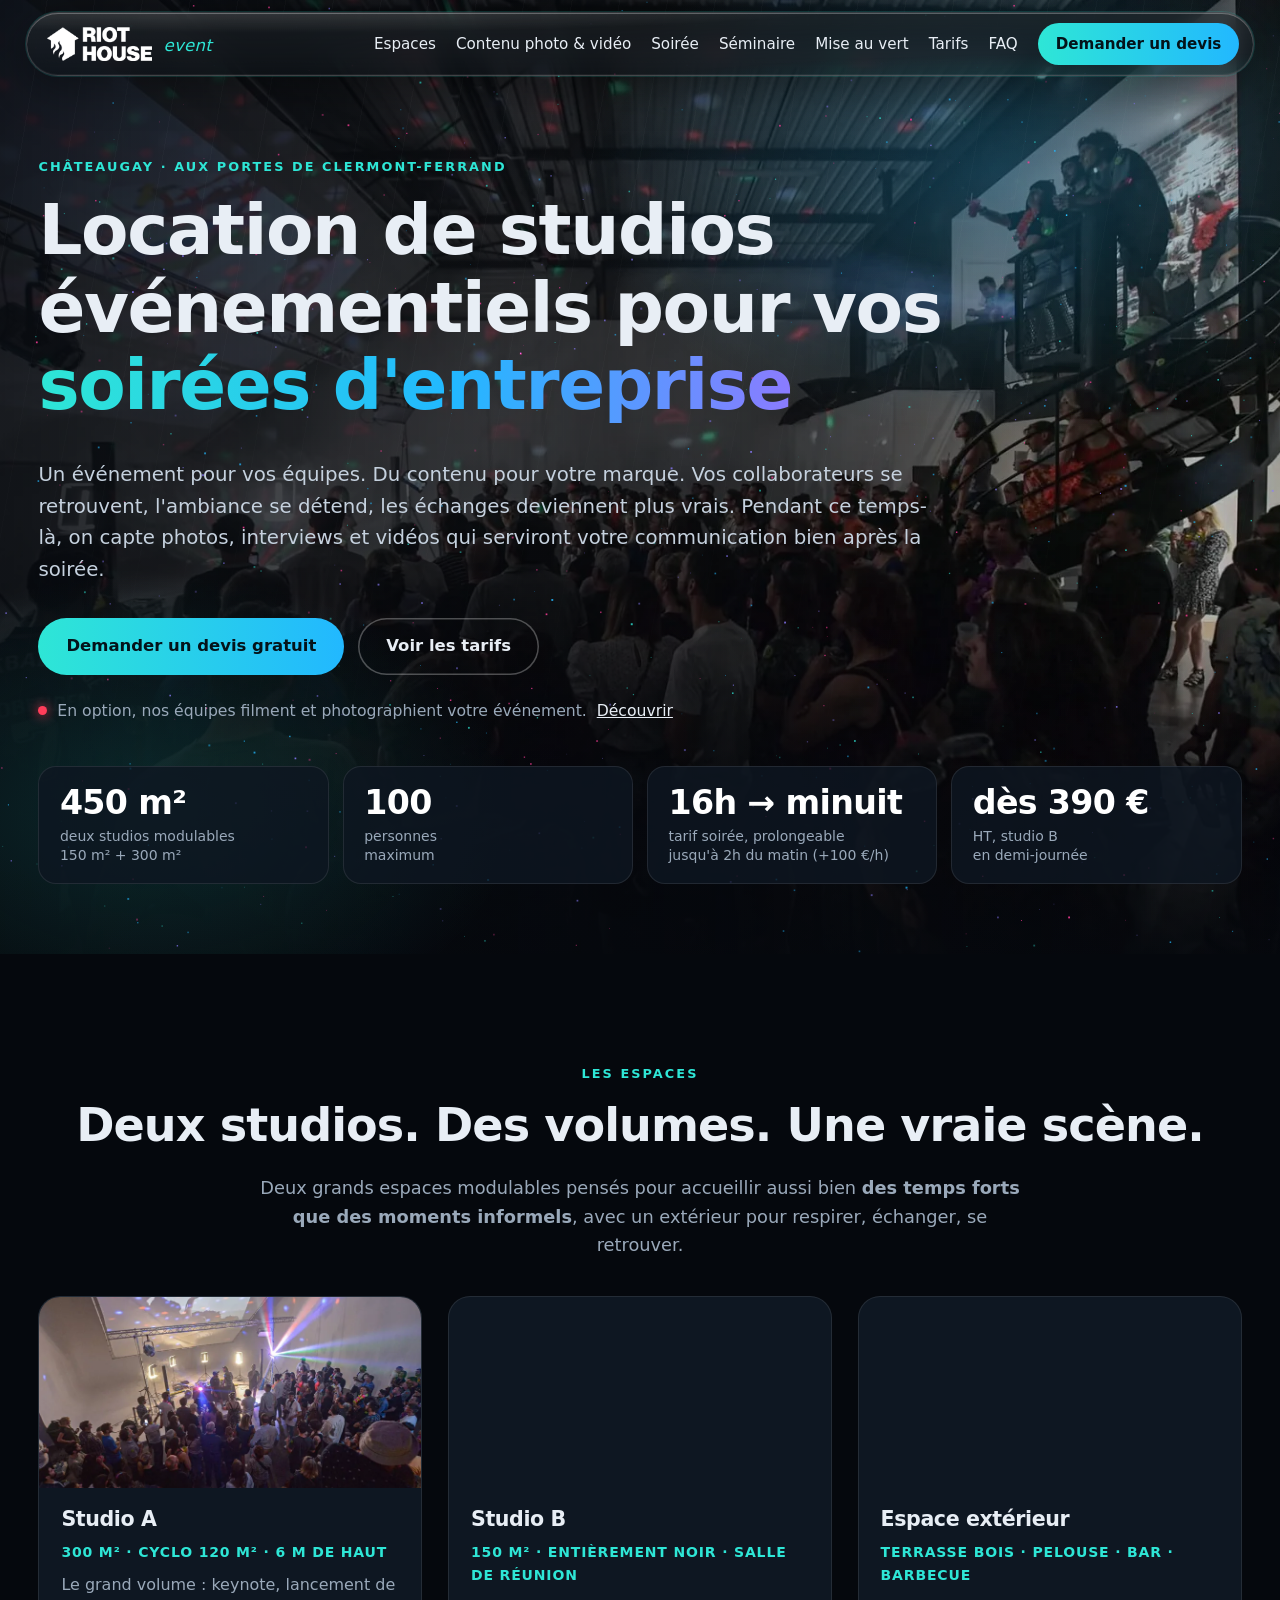
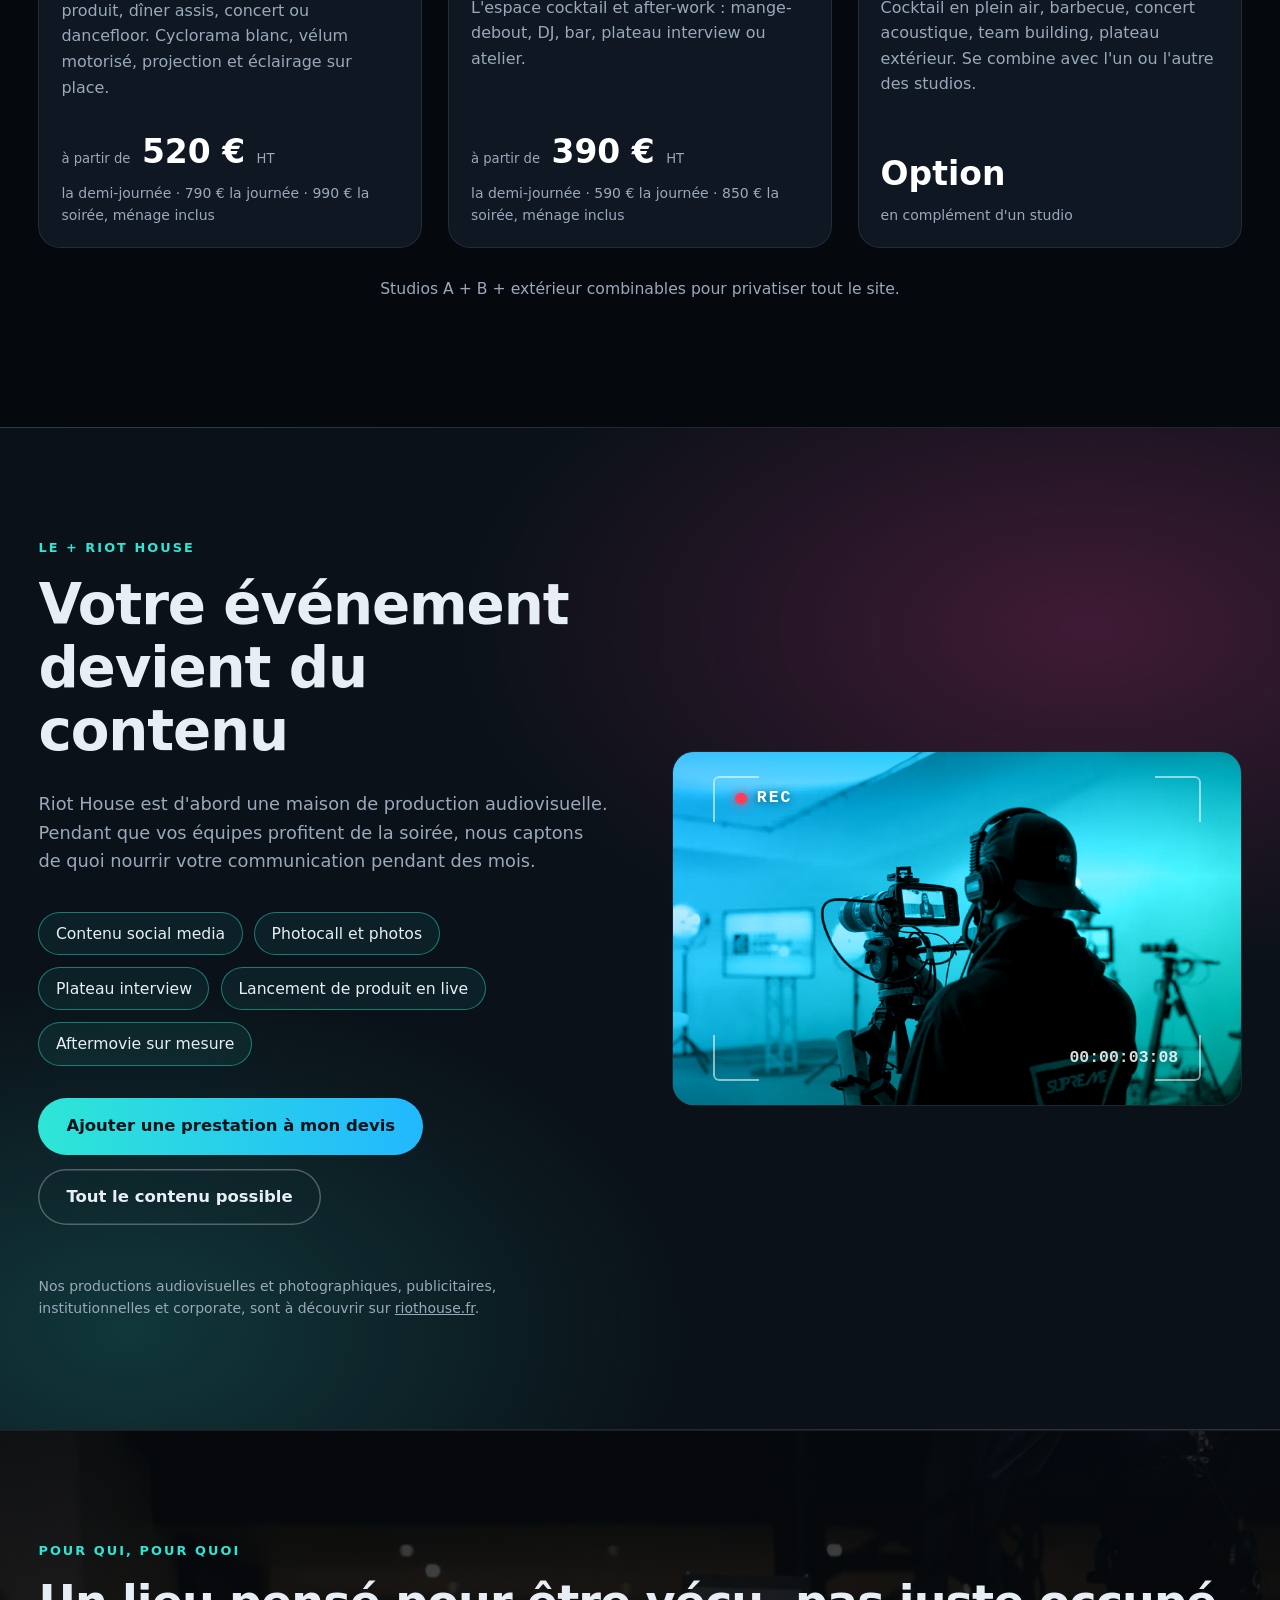
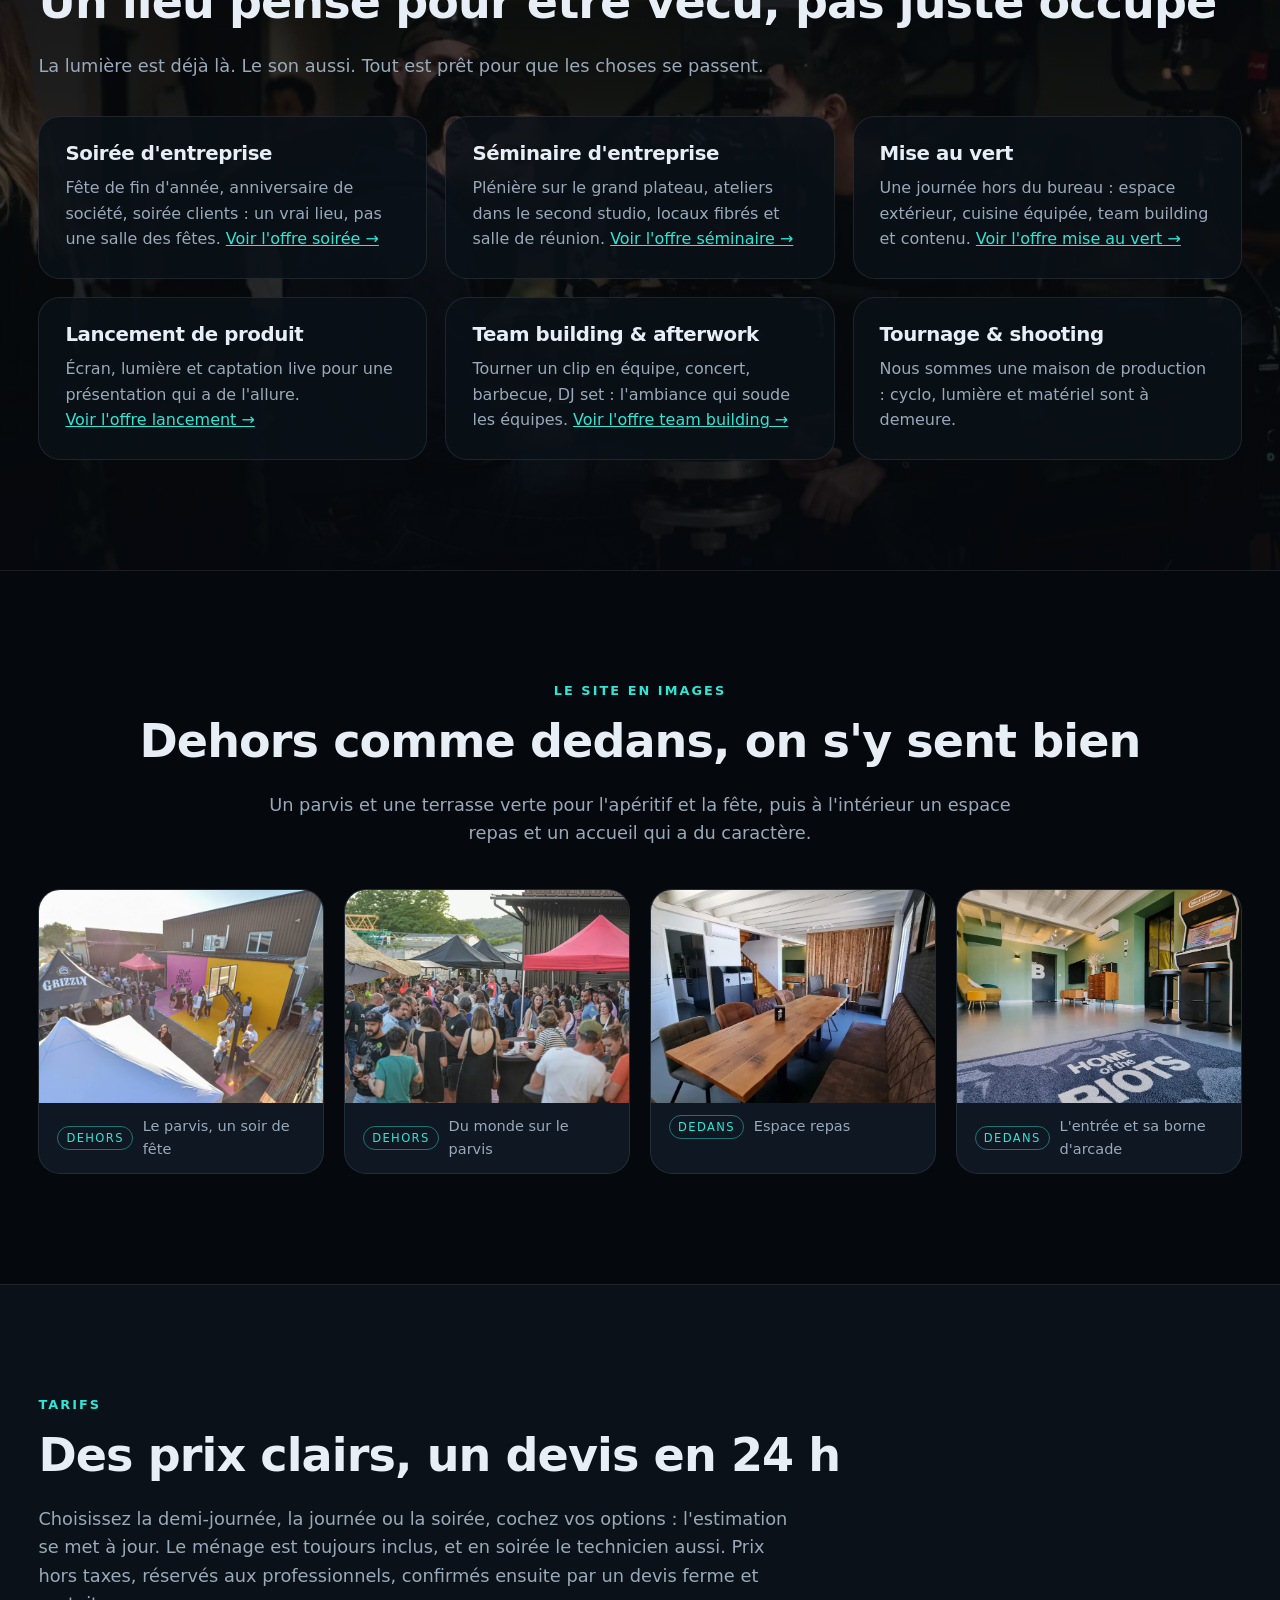
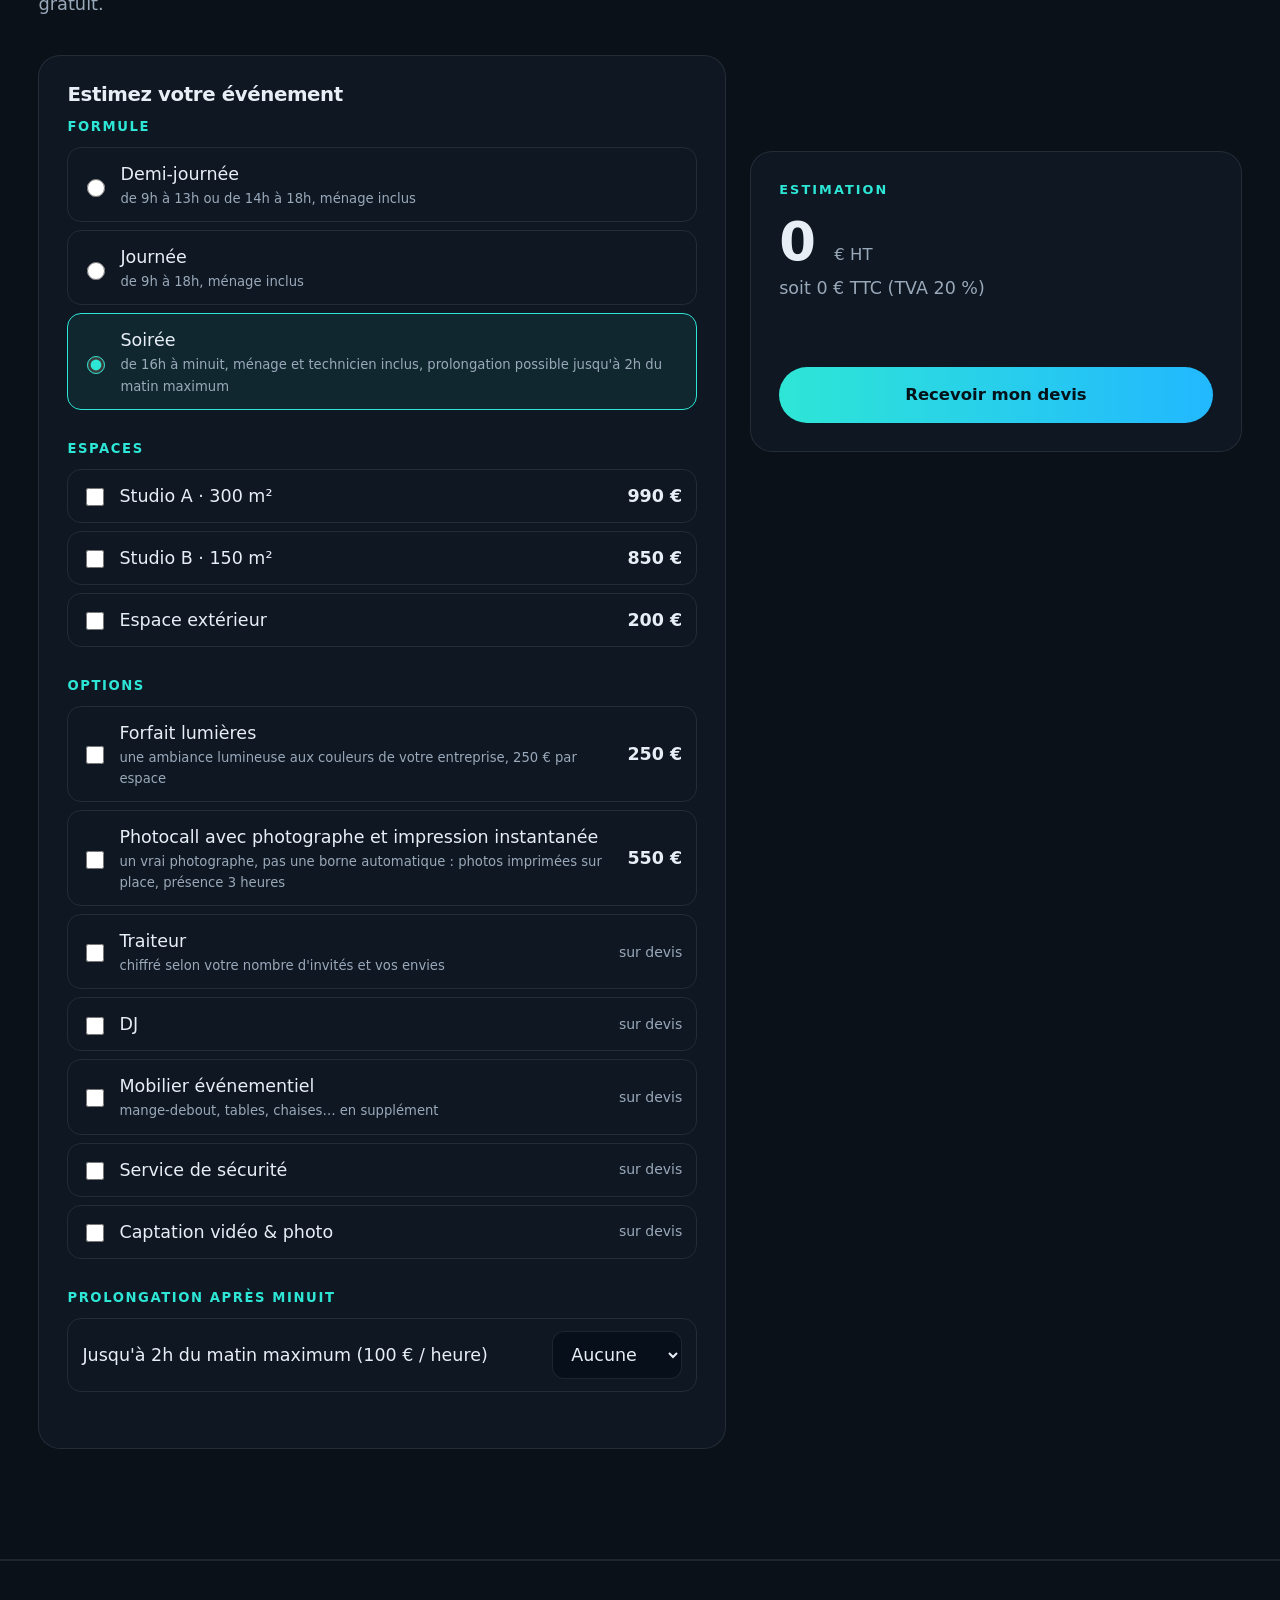
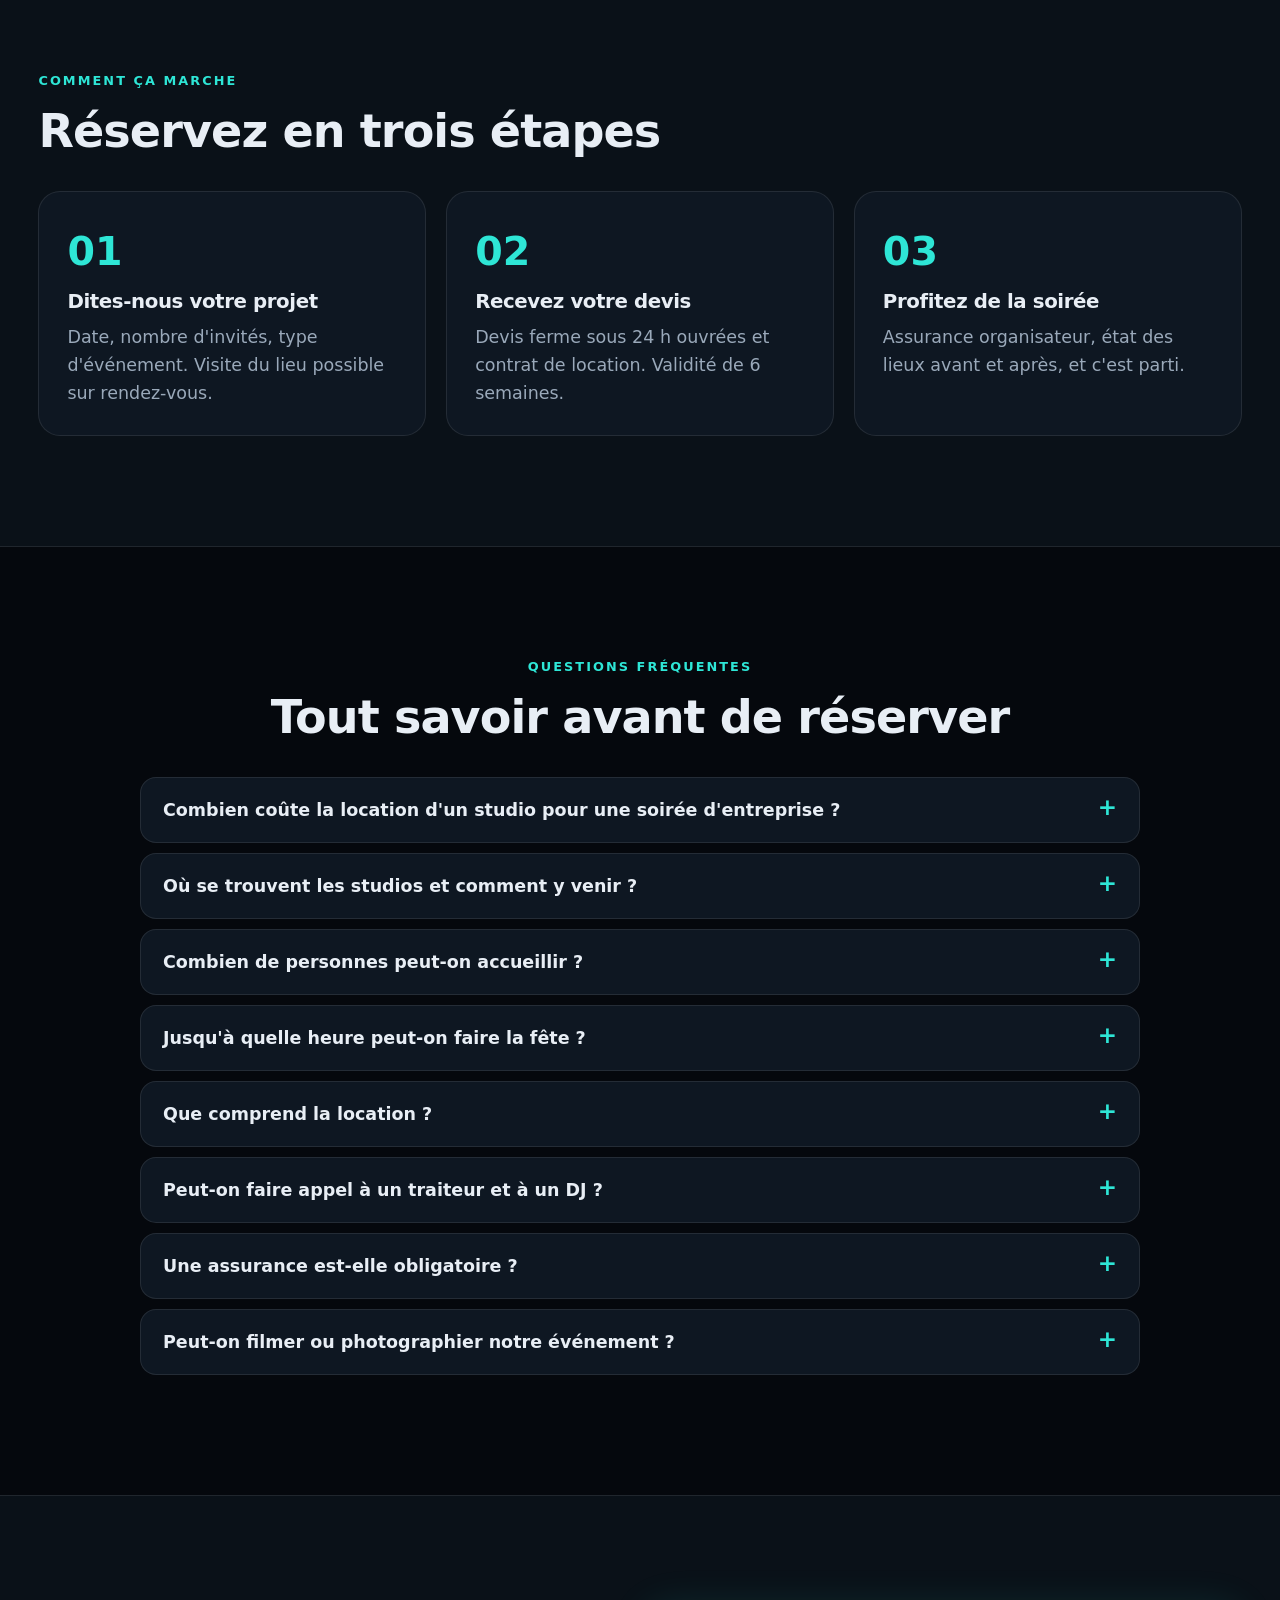
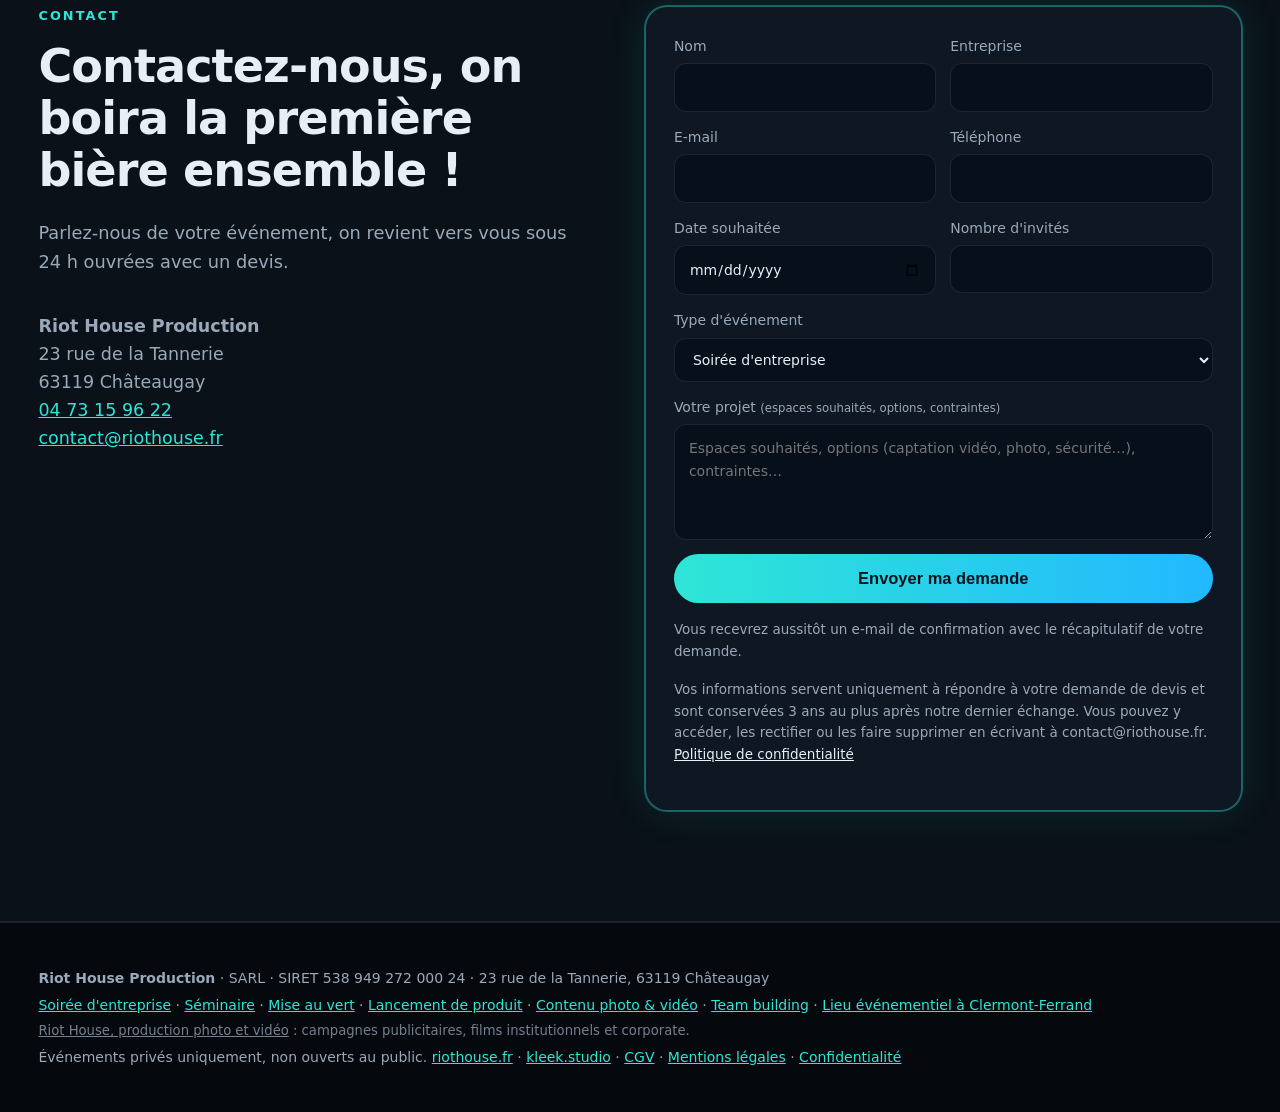
<file: index.html>
<!doctype html>
<html lang="fr">
<head>
<meta charset="utf-8">
<meta name="viewport" content="width=device-width, initial-scale=1">
<title>Lieu événementiel entreprise à Clermont-Ferrand | Riot House Event</title>
<meta name="description" content="Lieu événementiel atypique pour entreprises à Clermont-Ferrand : 2 studios de 150 et 300 m², terrasse et parvis. Soirée, séminaire, team building, 10 à 100 pers. Dès 390 € HT.">
<meta name="robots" content="index, follow, max-image-preview:large">
<link rel="canonical" href="https://event.riothouse.fr/">
<meta name="theme-color" content="#05080d">

<meta property="og:type" content="website">
<meta property="og:locale" content="fr_FR">
<meta property="og:site_name" content="Riot House Event">
<meta property="og:title" content="Location de studios événementiels près de Clermont-Ferrand | Riot House Event">
<meta property="og:description" content="Deux studios modulables, un extérieur, la lumière et le son déjà là. Soirées d'entreprise, séminaires, lancements produit. Devis sous 24 h.">
<meta property="og:url" content="https://event.riothouse.fr/">
<meta property="og:image" content="https://event.riothouse.fr/assets/og-image.png">
<meta property="og:image:width" content="1200">
<meta property="og:image:height" content="630">
<meta name="twitter:card" content="summary_large_image">

<link rel="icon" type="image/svg+xml" href="/assets/favicon.svg">
<link rel="stylesheet" href="/assets/style.css?v=709c5479">

<script type="application/ld+json">
{
  "@context": "https://schema.org",
  "@graph": [
    {
      "@type": ["EventVenue", "LocalBusiness"],
      "@id": "https://event.riothouse.fr/#venue",
      "name": "Riot House Event",
      "description": "Location de deux studios modulables (150 m² et 300 m²) et d'un espace extérieur pour soirées d'entreprise, séminaires, mises au vert, lancements de produit et tournages, près de Clermont-Ferrand.",
      "url": "https://event.riothouse.fr/",
      "image": "https://event.riothouse.fr/assets/og-image.png",
      "telephone": "+33473159622",
      "email": "contact@riothouse.fr",
      "priceRange": "390 € - 2500 €",
      "maximumAttendeeCapacity": 100,
      "address": {
        "@type": "PostalAddress",
        "streetAddress": "23 rue de la Tannerie",
        "postalCode": "63119",
        "addressLocality": "Châteaugay",
        "addressRegion": "Auvergne-Rhône-Alpes",
        "addressCountry": "FR"
      },
      "areaServed": ["Clermont-Ferrand", "Riom", "Vichy", "Issoire", "Puy-de-Dôme", "Auvergne", "Auvergne-Rhône-Alpes"],
      "hasMap": "https://www.google.com/maps/search/?api=1&query=Riot+House+23+rue+de+la+Tannerie+63119+Ch%C3%A2teaugay",
      "sameAs": ["https://www.riothouse.fr/"],
      "amenityFeature": [
        {"@type": "LocationFeatureSpecification", "name": "Espaces climatisés", "value": true},
        {"@type": "LocationFeatureSpecification", "name": "Cuisine équipée", "value": true},
        {"@type": "LocationFeatureSpecification", "name": "Espace extérieur", "value": true},
        {"@type": "LocationFeatureSpecification", "name": "Éclairage scénique", "value": true}
      ],
      "parentOrganization": {"@type": "Organization", "name": "Riot House", "url": "https://www.riothouse.fr/"},
      "hasOfferCatalog": {
        "@type": "OfferCatalog",
        "name": "Location d'espaces événementiels",
        "itemListElement": [
          {"@type": "Offer", "name": "Location Studio B en demi-journée (9h-13h ou 14h-18h)", "priceCurrency": "EUR", "price": "390", "itemOffered": {"@type": "Service", "name": "Studio B, demi-journée"}},
          {"@type": "Offer", "name": "Location Studio A en demi-journée (9h-13h ou 14h-18h)", "priceCurrency": "EUR", "price": "520", "itemOffered": {"@type": "Service", "name": "Studio A, demi-journée"}},
          {"@type": "Offer", "name": "Location Studio B à la journée (9h-18h)", "priceCurrency": "EUR", "price": "590", "itemOffered": {"@type": "Service", "name": "Studio B, journée"}},
          {"@type": "Offer", "name": "Location Studio A à la journée (9h-18h)", "priceCurrency": "EUR", "price": "790", "itemOffered": {"@type": "Service", "name": "Studio A, journée"}},
          {"@type": "Offer", "name": "Location Studio B en soirée (16h-minuit, ménage et technicien inclus, prolongation jusqu'à 2h)", "priceCurrency": "EUR", "price": "850", "itemOffered": {"@type": "Service", "name": "Studio B"}},
          {"@type": "Offer", "name": "Location Studio A en soirée (16h-minuit, ménage et technicien inclus, prolongation jusqu'à 2h)", "priceCurrency": "EUR", "price": "990", "itemOffered": {"@type": "Service", "name": "Studio A"}},
          {"@type": "Offer", "name": "Accès espace extérieur", "priceCurrency": "EUR", "price": "200", "itemOffered": {"@type": "Service", "name": "Espace extérieur"}}
        ]
      }
    },
    {
      "@type": "WebSite",
      "@id": "https://event.riothouse.fr/#website",
      "url": "https://event.riothouse.fr/",
      "name": "Riot House Event",
      "inLanguage": "fr-FR"
    },
    {
      "@type": "FAQPage",
      "mainEntity": [
        {"@type": "Question", "name": "Combien coûte la location d'un studio pour une soirée d'entreprise ?",
         "acceptedAnswer": {"@type": "Answer", "text": "En demi-journée (9h–13h ou 14h–18h), le studio B est à 390 € HT et le studio A à 520 € HT. En journée (9h–18h), 590 € HT et 790 € HT. En soirée (16h–minuit, prolongeable jusqu'à 2h du matin maximum), 850 € HT et 990 € HT, ménage et technicien inclus. L'extérieur est à 200 € HT. Une soirée complète avec les deux studios, l'extérieur et la lumière représente environ 2 290 € HT. Chaque projet fait l'objet d'un devis gratuit."}},
        {"@type": "Question", "name": "Où se trouvent les studios et comment y venir ?",
         "acceptedAnswer": {"@type": "Answer", "text": "À Châteaugay (23 rue de la Tannerie, 63119), au nord de Clermont-Ferrand, près des autoroutes A71 et A89 : environ 15 minutes du centre de Clermont-Ferrand, 20 minutes de la gare et de l'aéroport, 2 h de Lyon et 4 h de Paris en voiture."}},
        {"@type": "Question", "name": "Combien de personnes peut-on accueillir ?",
         "acceptedAnswer": {"@type": "Answer", "text": "Jusqu'à 100 personnes. Les lieux accueillent des événements privés réservés aux salariés, partenaires et invités, sans billetterie ni accès public."}},
        {"@type": "Question", "name": "Jusqu'à quelle heure peut-on faire la fête ?",
         "acceptedAnswer": {"@type": "Answer", "text": "En journée, les studios sont accessibles de 9h à 18h. En soirée, de 16h à minuit, avec une prolongation possible jusqu'à 2h du matin maximum (100 € HT par heure supplémentaire)."}},
        {"@type": "Question", "name": "Que comprend la location ?",
         "acceptedAnswer": {"@type": "Answer", "text": "Le ménage est inclus dans toutes les formules, et en soirée ménage et technicien sont inclus. L'électricité est comprise, la cuisine équipée est à votre disposition, et l'ambiance lumineuse aux couleurs de votre entreprise est proposée en forfait."}},
        {"@type": "Question", "name": "Peut-on faire appel à un traiteur et à un DJ ?",
         "acceptedAnswer": {"@type": "Answer", "text": "Oui, vous pouvez venir avec vos prestataires (traiteur, DJ, groupe). Si besoin, nous pouvons aussi vous aider pour la partie traiteur. La vente d'alcool ou de nourriture au public est interdite sans licence appropriée."}},
        {"@type": "Question", "name": "Une assurance est-elle obligatoire ?",
         "acceptedAnswer": {"@type": "Answer", "text": "Oui, une assurance responsabilité civile organisateur couvrant les dommages aux tiers et aux locaux est exigée, avec attestation fournie 7 jours avant l'événement. Un dépôt de garantie est demandé et restitué sous 7 jours après l'événement, sauf dégradation."}},
        {"@type": "Question", "name": "Peut-on filmer ou photographier notre événement ?",
         "acceptedAnswer": {"@type": "Answer", "text": "Oui. Riot House est avant tout une maison de production : captation vidéo, photos, interviews, plateau et live sont disponibles en option, sur devis."}}
      ]
    }
  ]
}
</script>
<script>document.documentElement.classList.add("js");setTimeout(function(){if(!document.documentElement.dataset.fx)document.documentElement.classList.remove("js")},3000)</script>
</head>
<body>
<a class="skip" href="#contenu">Aller au contenu</a>

<header class="nav" id="top">
  <a class="brand" href="/" aria-label="Riot House Event, accueil">
    <span class="logo" aria-hidden="true"></span>
    <span class="ev">event</span>
  </a>
  <nav aria-label="Navigation principale">
    <a href="#espaces">Espaces</a>
    <a href="/contenu-photo-video/">Contenu photo &amp; vidéo</a>
    <a href="/soiree-entreprise/">Soirée</a>
    <a href="/seminaire/">Séminaire</a>
    <a href="/mise-au-vert/">Mise au vert</a>
    <a href="#tarifs">Tarifs</a>
    <a href="#faq">FAQ</a>
    <a class="btn btn-sm" href="#contact">Demander un devis</a>
  </nav>
</header>

<main id="contenu">

<section class="hero">
  <img class="hero-photo" src="/assets/photos/soiree-studio-a-dancefloor-1600.webp" srcset="/assets/photos/soiree-studio-a-dancefloor-800.webp 800w, /assets/photos/soiree-studio-a-dancefloor-1600.webp 1600w, /assets/photos/soiree-studio-a-dancefloor-2000.webp 2000w" sizes="100vw" width="2000" height="1333" alt="Soirée d'entreprise dans le studio A de Riot House : invités sur le dancefloor sous les lumières de scène" fetchpriority="high" decoding="async">
  <div class="hero-bg" aria-hidden="true"></div>
  <div class="wrap hero-inner">
    <p class="eyebrow">Châteaugay · aux portes de Clermont-Ferrand</p>
    <h1>Location de studios événementiels pour vos <span class="grad">soirées d'entreprise</span></h1>
    <p class="lead">Un événement pour vos équipes. Du contenu pour votre marque. Vos collaborateurs se retrouvent, l'ambiance se détend, les échanges deviennent plus vrais. Pendant ce temps-là, on capte photos, interviews et vidéos qui serviront votre communication bien après la soirée.</p>
        <div class="cta-row">
      <a class="btn" href="#contact">Demander un devis gratuit</a>
      <a class="btn btn-ghost" href="#tarifs">Voir les tarifs</a>
    </div>
    <p class="hint"><span class="rec" aria-hidden="true"></span>En option, nos équipes filment et photographient votre événement. <a href="#video">Découvrir</a></p>
    <ul class="facts" aria-label="Chiffres clés">
      <li><strong><span data-count="450">450</span> m²</strong><span>deux studios modulables<br>150 m² + 300 m²</span></li>
      <li><strong><span data-count="100">100</span></strong><span>personnes<br>maximum</span></li>
      <li><strong><span data-count="16">16</span>h → minuit</strong><span>tarif soirée, prolongeable<br>jusqu'à 2h du matin (+100 €/h)</span></li>
      <li><strong>dès <span data-count="390">390</span> €</strong><span>HT, studio B<br>en demi-journée</span></li>
    </ul>
  </div>
</section>

<section class="wrap section" id="espaces">
  <p class="eyebrow">Les espaces</p>
  <h2>Deux studios. Des volumes. Une vraie scène.</h2>
  <p class="sub">Deux grands espaces modulables pensés pour accueillir aussi bien <strong>des temps forts que des moments informels</strong>, avec un extérieur pour respirer, échanger, se retrouver.</p>

  <div class="cards">
    <article class="card space">
      <div class="ph"><img src="/assets/photos/soiree-studio-a-scene-dj-1600.webp" srcset="/assets/photos/soiree-studio-a-scene-dj-800.webp 800w, /assets/photos/soiree-studio-a-scene-dj-1600.webp 1600w, /assets/photos/soiree-studio-a-scene-dj-2000.webp 2000w" sizes="(max-width:900px) 100vw, 33vw" width="2000" height="1329" alt="Studio A Riot House en soirée : scène DJ, faisceaux lumineux et invités, location pour événement d'entreprise" style="object-position:50% 45%" loading="lazy" decoding="async"></div>
      <div class="card-body">
        <h3>Studio A</h3>
        <p class="size">300 m² · cyclo 120 m² · 6 m de haut</p>
        <p>Le grand volume : keynote, lancement de produit, dîner assis, concert ou dancefloor. Cyclorama blanc, vélum motorisé, projection et éclairage sur place.</p>
        <p class="price"><small>à partir de</small> 520 € <small>HT</small></p><p class="price-sub">la demi-journée · 790 € la journée · 990 € la soirée, ménage inclus</p>
      </div>
    </article>
    <article class="card space">
      <div class="ph"><img src="/assets/photos/soiree-studio-b-concert-1600.webp" srcset="/assets/photos/soiree-studio-b-concert-800.webp 800w, /assets/photos/soiree-studio-b-concert-1600.webp 1600w, /assets/photos/soiree-studio-b-concert-2000.webp 2000w" sizes="(max-width:900px) 100vw, 33vw" width="2000" height="1329" alt="Studio B Riot House en soirée : concert live devant le public, salle noire de 150 m²" style="object-position:50% 40%" loading="lazy" decoding="async"></div>
      <div class="card-body">
        <h3>Studio B</h3>
        <p class="size">150 m² · entièrement noir · salle de réunion</p>
        <p>L'espace cocktail et after-work : mange-debout, DJ, bar, plateau interview ou atelier.</p>
        <p class="price"><small>à partir de</small> 390 € <small>HT</small></p><p class="price-sub">la demi-journée · 590 € la journée · 850 € la soirée, ménage inclus</p>
      </div>
    </article>
    <article class="card space">
      <div class="ph"><img src="/assets/photos/soiree-terrasse-nuit-1600.webp" srcset="/assets/photos/soiree-terrasse-nuit-800.webp 800w, /assets/photos/soiree-terrasse-nuit-1600.webp 1600w, /assets/photos/soiree-terrasse-nuit-2000.webp 2000w" sizes="(max-width:900px) 100vw, 33vw" width="2000" height="1408" alt="Le bar sur la terrasse verte de Riot House de nuit : pelouse, palmiers, guirlandes lumineuses et invités" style="object-position:50% 55%" loading="lazy" decoding="async"></div>
      <div class="card-body">
        <h3>Espace extérieur</h3>
        <p class="size">terrasse bois · pelouse · bar · barbecue</p>
        <p>Cocktail en plein air, barbecue, concert acoustique, team building, plateau extérieur. Se combine avec l'un ou l'autre des studios.</p>
        <p class="price">Option</p><p class="price-sub">en complément d'un studio</p>
      </div>
    </article>
  </div>
  <p class="note">Studios A + B + extérieur combinables pour privatiser tout le site.</p>
</section>

<section class="content-hero" id="video">
  <div class="wrap section content-split">
    <div>
      <p class="eyebrow">Le + Riot House</p>
      <h2>Votre événement devient du contenu</h2>
      <p class="sub left">Riot House est d'abord une maison de production audiovisuelle. Pendant que vos équipes profitent de la soirée, nous captons de quoi nourrir votre communication pendant des mois.</p>
      <ul class="chips">
        <li>Contenu social media</li>
        <li>Photocall et photos</li>
        <li>Plateau interview</li>
        <li>Lancement de produit en live</li>
        <li>Aftermovie sur mesure</li>
      </ul>
      <div class="cta-row"><a class="btn" href="/?options=video#contact">Ajouter une prestation à mon devis</a><a class="btn btn-ghost" href="/contenu-photo-video/">Tout le contenu possible</a></div>
      <p class="sister-inline">Nos productions audiovisuelles et photographiques, publicitaires, institutionnelles et corporate, sont à découvrir sur <a href="https://www.riothouse.fr/">riothouse.fr</a>.</p>
    </div>
    <div class="viewfinder has-photo">
      <img src="/assets/photos/cadreur-tournage-captation-evenement-1600.webp" srcset="/assets/photos/cadreur-tournage-captation-evenement-800.webp 800w, /assets/photos/cadreur-tournage-captation-evenement-1600.webp 1600w, /assets/photos/cadreur-tournage-captation-evenement-2000.webp 2000w" sizes="(max-width:900px) 100vw, 50vw" width="2000" height="1334" alt="Cadreur de Riot House filmant un plateau avec une caméra, casque sur les oreilles" loading="lazy" decoding="async">
      <span class="vf-overlay" aria-hidden="true"></span>
      <span class="vf-rec" aria-hidden="true"><span class="rec"></span>REC</span>
      <span class="vf-tc" id="tc" aria-hidden="true">00:00:00:00</span>
    </div>
  </div>
</section>

<section class="bg-section" id="evenements">
  <img class="bg" src="/assets/photos/making-of-tournage-equipe-1600.webp" srcset="/assets/photos/making-of-tournage-equipe-800.webp 800w, /assets/photos/making-of-tournage-equipe-1600.webp 1600w, /assets/photos/making-of-tournage-equipe-2000.webp 2000w" sizes="100vw" width="2000" height="833" alt="" aria-hidden="true" loading="lazy" decoding="async">
  <div class="wrap section">
    <p class="eyebrow">Pour qui, pour quoi</p>
    <h2>Un lieu pensé pour être vécu, pas juste occupé</h2>
    <p class="sub">La lumière est déjà là. Le son aussi. Tout est prêt pour que les choses se passent.</p>
    <ul class="uses">
      <li><h3><a href="/soiree-entreprise/">Soirée d'entreprise</a></h3><p>Fête de fin d'année, anniversaire de société, soirée clients : un vrai lieu, pas une salle des fêtes. <a href="/soiree-entreprise/">Voir l'offre soirée →</a></p></li>
      <li><h3><a href="/seminaire/">Séminaire d'entreprise</a></h3><p>Plénière sur le grand plateau, ateliers dans le second studio, locaux fibrés et salle de réunion. <a href="/seminaire/">Voir l'offre séminaire →</a></p></li>
      <li><h3><a href="/mise-au-vert/">Mise au vert</a></h3><p>Une journée hors du bureau : espace extérieur, cuisine équipée, team building et contenu. <a href="/mise-au-vert/">Voir l'offre mise au vert →</a></p></li>
      <li><h3><a href="/lancement-produit/">Lancement de produit</a></h3><p>Écran, lumière et captation live pour une présentation qui a de l'allure. <a href="/lancement-produit/">Voir l'offre lancement →</a></p></li>
      <li><h3><a href="/team-building-clermont-ferrand/">Team building &amp; afterwork</a></h3><p>Tourner un clip en équipe, concert, barbecue, DJ set : l'ambiance qui soude les équipes. <a href="/team-building-clermont-ferrand/">Voir l'offre team building →</a></p></li>
      <li><h3>Tournage &amp; shooting</h3><p>Nous sommes une maison de production : cyclo, lumière et matériel sont à demeure.</p></li>
    </ul>
  </div>
</section>

<section class="wrap section" id="galerie">
  <p class="eyebrow">Le site en images</p>
  <h2>Dehors comme dedans, on s'y sent bien</h2>
  <p class="sub">Un parvis et une terrasse verte pour l'apéritif et la fête, puis à l'intérieur un espace repas et un accueil qui a du caractère.</p>
  <div class="photo-row cols4">
    <figure><img src="/assets/photos/soiree-parvis-riot-house-800.webp" srcset="/assets/photos/soiree-parvis-riot-house-800.webp 800w, /assets/photos/soiree-parvis-riot-house-1600.webp 1600w" sizes="(max-width:900px) 50vw, 25vw" width="2000" height="1329" alt="Parvis de Riot House en soirée : invités devant le mur coloré du studio" style="object-position:50% 50%" loading="lazy" decoding="async"><figcaption><span class="tag">Dehors</span>Le parvis, un soir de fête</figcaption></figure>
    <figure><img src="/assets/photos/soiree-foule-parvis-800.webp" srcset="/assets/photos/soiree-foule-parvis-800.webp 800w, /assets/photos/soiree-foule-parvis-1600.webp 1600w" sizes="(max-width:900px) 50vw, 25vw" width="1770" height="1334" alt="Foule d'invités sur le parvis de Riot House pendant une soirée d'entreprise, tables hautes et tentes" style="object-position:50% 50%" loading="lazy" decoding="async"><figcaption><span class="tag">Dehors</span>Du monde sur le parvis</figcaption></figure>
    <figure><img src="/assets/photos/espace-repas-table-bois-800.webp" srcset="/assets/photos/espace-repas-table-bois-800.webp 800w, /assets/photos/espace-repas-table-bois-1600.webp 1600w" sizes="(max-width:900px) 50vw, 25vw" width="800" height="800" alt="Espace repas avec grande table en bois et banquette, studios Riot House" style="object-position:50% 50%" loading="lazy" decoding="async"><figcaption><span class="tag">Dedans</span>Espace repas</figcaption></figure>
    <figure><img src="/assets/photos/entree-accueil-borne-arcade-800.webp" srcset="/assets/photos/entree-accueil-borne-arcade-800.webp 800w, /assets/photos/entree-accueil-borne-arcade-1600.webp 1600w" sizes="(max-width:900px) 50vw, 25vw" width="800" height="800" alt="Entrée des studios Riot House : tapis Home of the Riots, salon vert et borne d'arcade" style="object-position:50% 50%" loading="lazy" decoding="async"><figcaption><span class="tag">Dedans</span>L'entrée et sa borne d'arcade</figcaption></figure>
  </div>
</section>

<section class="band" id="tarifs">
  <div class="wrap section">
    <p class="eyebrow">Tarifs</p>
    <h2>Des prix clairs, un devis en 24 h</h2>
    <p class="sub">Choisissez la demi-journée, la journée ou la soirée, cochez vos options : l'estimation se met à jour. Le ménage est toujours inclus, et en soirée le technicien aussi. Prix hors taxes, réservés aux professionnels, confirmés ensuite par un devis ferme et gratuit.</p>

    <div class="pricing">
      <form class="estimator" id="estimator" aria-labelledby="est-title">
        <h3 id="est-title">Estimez votre événement</h3>
        <fieldset>
          <legend>Formule</legend>
          <label class="opt"><input type="radio" name="formule" value="demi"> <span>Demi-journée <small class="opt-note">de 9h à 13h ou de 14h à 18h, ménage inclus</small></span></label>
          <label class="opt"><input type="radio" name="formule" value="jour"> <span>Journée <small class="opt-note">de 9h à 18h, ménage inclus</small></span></label>
          <label class="opt"><input type="radio" name="formule" value="soir" checked> <span>Soirée <small class="opt-note">de 16h à minuit, ménage et technicien inclus, prolongation possible jusqu'à 2h du matin maximum</small></span></label>
        </fieldset>
        <fieldset>
          <legend>Espaces</legend>
          <label class="opt"><input type="checkbox" data-price="990" data-demi="520" data-jour="790" data-soir="990" data-label="Studio A" data-space> <span>Studio A · 300 m²</span> <b>990 €</b></label>
          <label class="opt"><input type="checkbox" data-price="850" data-demi="390" data-jour="590" data-soir="850" data-label="Studio B" data-space> <span>Studio B · 150 m²</span> <b>850 €</b></label>
          <label class="opt"><input type="checkbox" data-price="200" data-label="Extérieur" data-space> <span>Espace extérieur</span> <b>200 €</b></label>
        </fieldset>
        <fieldset>
          <legend>Options</legend>
          <label class="opt"><input type="checkbox" data-price="250" data-per-space="250" data-label="Forfait lumières"> <span>Forfait lumières <small class="opt-note">une ambiance lumineuse aux couleurs de votre entreprise, 250 € par espace</small></span> <b>250 €</b></label>
          <label class="opt"><input type="checkbox" data-price="550" data-label="Photocall"> <span>Photocall avec photographe et impression instantanée <small class="opt-note">un vrai photographe, pas une borne automatique : photos imprimées sur place, présence 3 heures</small></span> <b>550 €</b></label>
          <label class="opt"><input type="checkbox" data-price="0" data-label="Traiteur"> <span>Traiteur <small class="opt-note">chiffré selon votre nombre d'invités et vos envies</small></span> <b class="quote">sur devis</b></label>
          <label class="opt"><input type="checkbox" data-price="0" data-label="DJ"> <span>DJ</span> <b class="quote">sur devis</b></label>
          <label class="opt"><input type="checkbox" data-price="0" data-label="Mobilier événementiel"> <span>Mobilier événementiel <small class="opt-note">mange-debout, tables, chaises… en supplément</small></span> <b class="quote">sur devis</b></label>
          <label class="opt"><input type="checkbox" data-price="0" data-label="Sécurité"> <span>Service de sécurité</span> <b class="quote">sur devis</b></label>
          <label class="opt"><input type="checkbox" data-price="0" data-label="Vidéo / photo"> <span>Captation vidéo &amp; photo</span> <b class="quote">sur devis</b></label>
        </fieldset>
        <fieldset class="soir-only" id="overtime-box">
          <legend>Prolongation après minuit</legend>
          <label class="opt stepper"><span>Jusqu'à 2h du matin maximum (100 € / heure)</span>
            <select id="overtime" aria-label="Heures supplémentaires">
              <option value="0">Aucune</option><option value="1">1 h</option><option value="2">2 h</option>
            </select>
          </label>
        </fieldset>
      </form>

      <aside class="summary" aria-live="polite">
        <p class="eyebrow">Estimation</p>
        <p class="total"><span id="total-ht">0</span> <small>€ HT</small></p>
        <p class="ttc">soit <span id="total-ttc">0</span> € TTC (TVA 20 %)</p>
        <ul id="recap" class="recap"></ul>
        <a class="btn btn-block" href="#contact" id="to-contact">Recevoir mon devis</a>
      </aside>
    </div>
  </div>
</section>

<section class="band">
  <div class="wrap section">
    <p class="eyebrow">Comment ça marche</p>
    <h2>Réservez en trois étapes</h2>
    <ol class="steps">
      <li><h3>Dites-nous votre projet</h3><p>Date, nombre d'invités, type d'événement. Visite du lieu possible sur rendez-vous.</p></li>
      <li><h3>Recevez votre devis</h3><p>Devis ferme sous 24 h ouvrées et contrat de location. Validité de 6 semaines.</p></li>
      <li><h3>Profitez de la soirée</h3><p>Assurance organisateur, état des lieux avant et après, et c'est parti.</p></li>
    </ol>
  </div>
</section>

<section class="wrap section" id="faq">
  <p class="eyebrow">Questions fréquentes</p>
  <h2>Tout savoir avant de réserver</h2>
  <div class="faq">
    <details><summary>Combien coûte la location d'un studio pour une soirée d'entreprise ?</summary><p>En demi-journée (9h–13h ou 14h–18h), le studio B est à 390 € HT et le studio A à 520 € HT. En journée (9h–18h), 590 € HT et 790 € HT. En soirée (16h–minuit, prolongeable jusqu'à 2h du matin maximum), 850 € HT et 990 € HT, ménage et technicien inclus. L'extérieur est à 200 € HT. Une soirée complète avec les deux studios, l'extérieur et la lumière représente environ 2 290 € HT. Chaque projet fait l'objet d'un devis gratuit.</p></details>
    <details><summary>Où se trouvent les studios et comment y venir ?</summary><p>À Châteaugay (23 rue de la Tannerie, 63119), au nord de Clermont-Ferrand, près des autoroutes A71 et A89 : environ 15 minutes du centre de Clermont-Ferrand, 20 minutes de la gare et de l'aéroport, 2 h de Lyon et 4 h de Paris en voiture.</p></details>
    <details><summary>Combien de personnes peut-on accueillir ?</summary><p>Jusqu'à 100 personnes. Les lieux accueillent des événements privés réservés aux salariés, partenaires et invités, sans billetterie ni accès public.</p></details>
    <details><summary>Jusqu'à quelle heure peut-on faire la fête ?</summary><p>En journée, les studios sont accessibles de 9h à 18h. En soirée, de 16h à minuit, avec une prolongation possible jusqu'à 2h du matin maximum (100 € HT par heure supplémentaire).</p></details>
    <details><summary>Que comprend la location ?</summary><p>Le ménage est inclus dans toutes les formules, et en soirée ménage et technicien sont inclus. L'électricité est comprise, la cuisine équipée est à votre disposition, et l'ambiance lumineuse aux couleurs de votre entreprise est proposée en forfait.</p></details>
    <details><summary>Peut-on faire appel à un traiteur et à un DJ ?</summary><p>Oui, vous pouvez venir avec vos prestataires (traiteur, DJ, groupe). Si besoin, nous pouvons aussi vous aider pour la partie traiteur. La vente d'alcool ou de nourriture au public est interdite sans licence appropriée.</p></details>
    <details><summary>Une assurance est-elle obligatoire ?</summary><p>Oui, une assurance responsabilité civile organisateur couvrant les dommages aux tiers et aux locaux est exigée, avec attestation fournie 7 jours avant l'événement. Un dépôt de garantie est demandé et restitué sous 7 jours après l'événement, sauf dégradation.</p></details>
    <details><summary>Peut-on filmer ou photographier notre événement ?</summary><p>Oui. Riot House est avant tout une maison de production : captation vidéo, photos, interviews, plateau et live sont disponibles en option, sur devis.</p></details>
  </div>
</section>

<section class="band contact" id="contact">
  <div class="wrap section contact-grid">
    <div>
      <p class="eyebrow">Contact</p>
      <h2>Contactez-nous, on boira la première bière ensemble&nbsp;!</h2>
      <p class="sub left">Parlez-nous de votre événement, on revient vers vous sous 24 h ouvrées avec un devis.</p>
      <address>
        <strong>Riot House Production</strong><br>
        23 rue de la Tannerie<br>63119 Châteaugay<br>
        <a href="tel:+33473159622">04 73 15 96 22</a><br>
        <a href="mailto:contact@riothouse.fr">contact@riothouse.fr</a>
      </address>
    </div>
    <form class="form" id="lead-form" novalidate>
      <div class="row">
        <label>Nom<input name="Nom" required autocomplete="name"></label>
        <label>Entreprise<input name="Entreprise" autocomplete="organization"></label>
      </div>
      <div class="row">
        <label>E-mail<input name="email" type="email" required autocomplete="email"></label>
        <label>Téléphone<input name="Téléphone" type="tel" autocomplete="tel"></label>
      </div>
      <div class="row">
        <label>Date souhaitée<input name="Date souhaitée" type="date"></label>
        <label>Nombre d'invités<input name="Nombre d'invités" type="number" min="1" max="100" inputmode="numeric"></label>
      </div>
      <label>Type d'événement
        <select name="Type d'événement">
          <option>Soirée d'entreprise</option><option>Séminaire</option><option>Mise au vert</option><option>Lancement de produit</option>
          <option>Team building / afterwork</option><option>Tournage / shooting</option><option>Autre</option>
        </select>
      </label>
      <div class="form-estimate" id="form-estimate" hidden>
        <p class="eyebrow">Votre estimation</p>
        <p id="form-estimate-text"></p>
        <small>Elle est jointe automatiquement à votre demande.</small>
      </div>
      <label>Votre projet <small>(espaces souhaités, options, contraintes)</small><textarea name="Votre projet" rows="4" placeholder="Espaces souhaités, options (captation vidéo, photo, sécurité…), contraintes…"></textarea></label>
      <input type="hidden" name="Estimation" id="estimate-field" value="Aucune estimation">
      <input type="text" name="_honey" tabindex="-1" autocomplete="off" class="hp" aria-hidden="true">
      <button class="btn btn-block" type="submit">Envoyer ma demande</button>
      <p class="fine">Vous recevrez aussitôt un e-mail de confirmation avec le récapitulatif de votre demande.</p>
      <p class="fine legal-note">Vos informations servent uniquement à répondre à votre demande de devis et sont conservées 3 ans au plus après notre dernier échange. Vous pouvez y accéder, les rectifier ou les faire supprimer en écrivant à contact@riothouse.fr. <a href="/confidentialite/">Politique de confidentialité</a></p>
      <p class="fine" id="form-status" role="status"></p>
    </form>
  </div>
</section>
</main>

<footer class="footer">
  <div class="wrap">
    <p><strong>Riot House Production</strong> · SARL · SIRET 538 949 272 000 24 · 23 rue de la Tannerie, 63119 Châteaugay</p>
    <p><a href="/soiree-entreprise/">Soirée d'entreprise</a> · <a href="/seminaire/">Séminaire</a> · <a href="/mise-au-vert/">Mise au vert</a> · <a href="/lancement-produit/">Lancement de produit</a> · <a href="/contenu-photo-video/">Contenu photo &amp; vidéo</a> · <a href="/team-building-clermont-ferrand/">Team building</a> · <a href="/lieu-evenementiel-clermont-ferrand/">Lieu événementiel à Clermont-Ferrand</a></p>
    <p class="sister"><a href="https://www.riothouse.fr/">Riot House, production photo et vidéo</a> : campagnes publicitaires, films institutionnels et corporate.</p>
    <p>Événements privés uniquement, non ouverts au public. <a href="https://www.riothouse.fr/">riothouse.fr</a> · <a href="https://kleek.studio/">kleek.studio</a> · <a href="https://www.riothouse.fr/app/uploads/2019/03/riot-house-cgv.pdf">CGV</a> · <a href="/mentions-legales/">Mentions légales</a> · <a href="/confidentialite/">Confidentialité</a> <span class="manage-cookies">· <a href="#">Gérer les cookies</a></span></p>
  </div>
</footer>

<script src="/assets/ads.js?v=b9494e42" defer></script>
<script src="/assets/fx.js?v=851ea6b1" defer></script>
<script src="/assets/cinema.js?v=e68865a1" defer></script>
<script src="/assets/app.js?v=bc3cc7c4" defer></script>
</body>
</html>
</file>
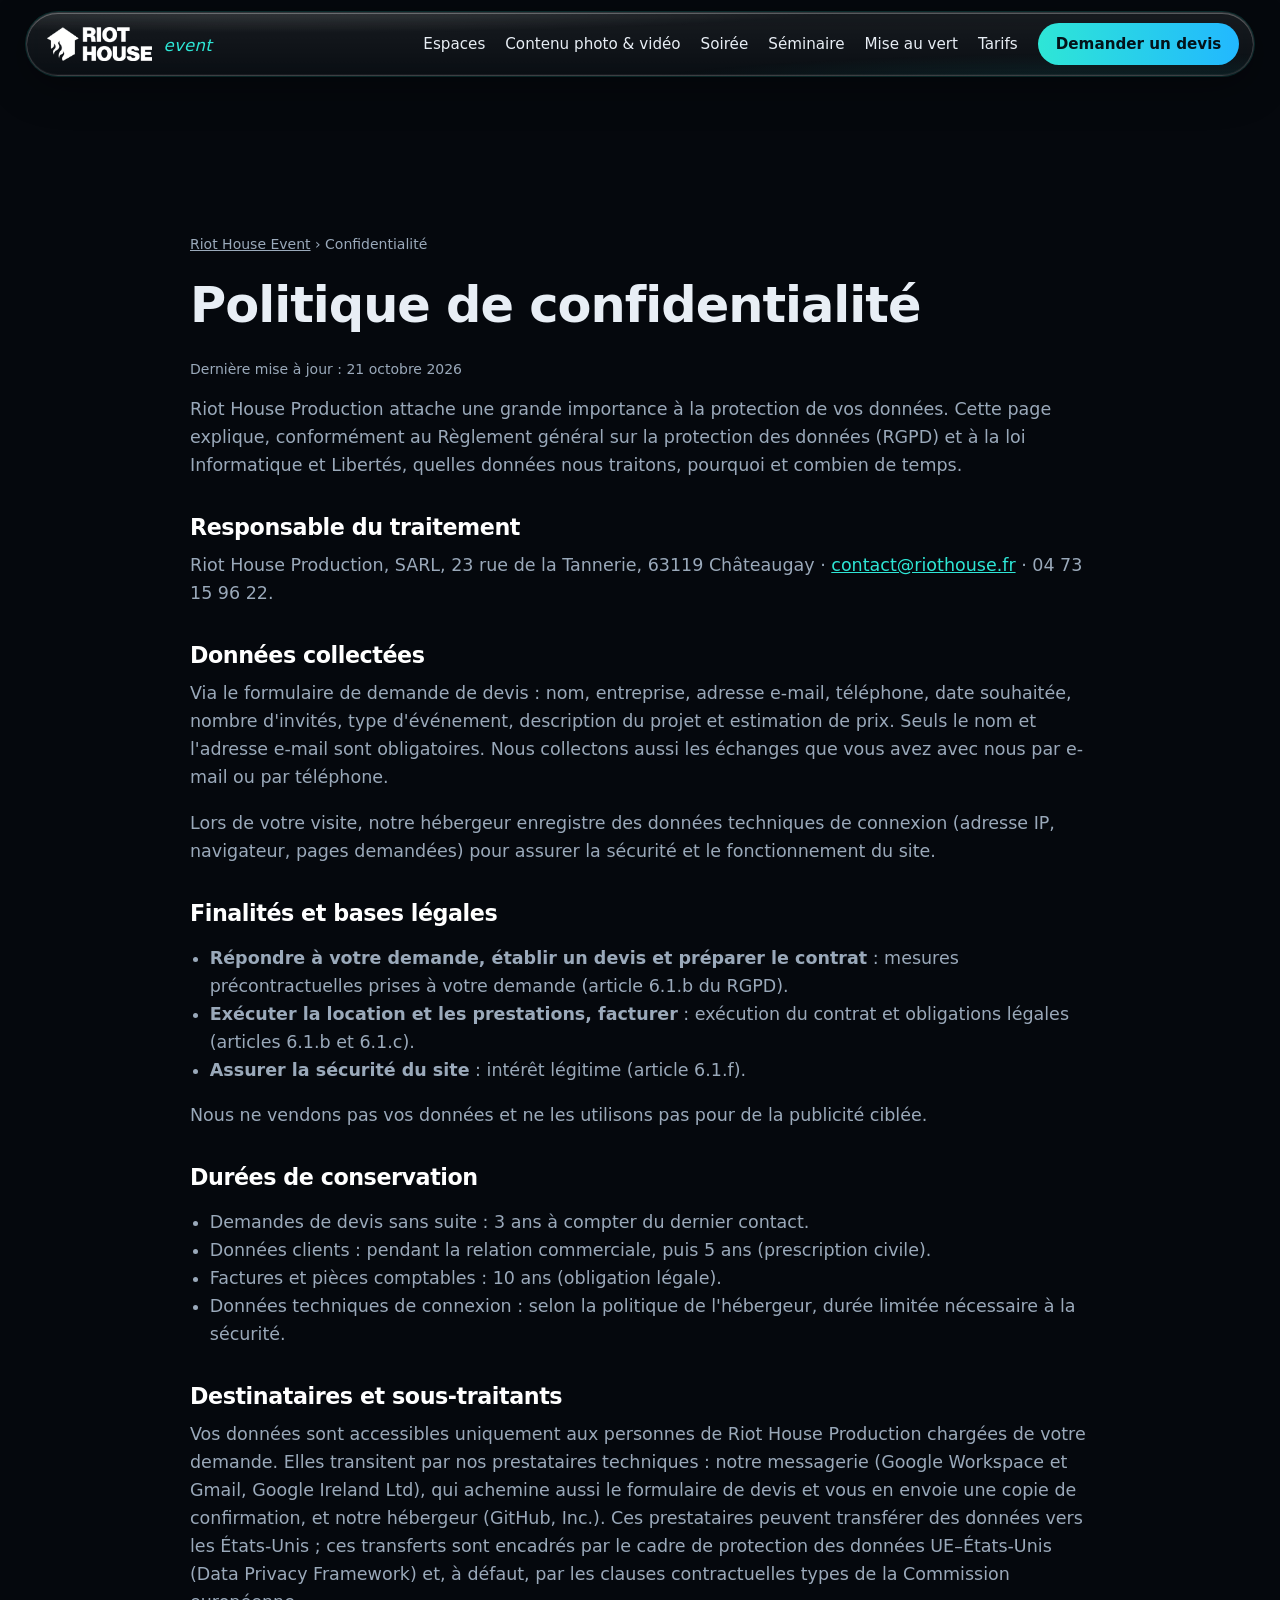
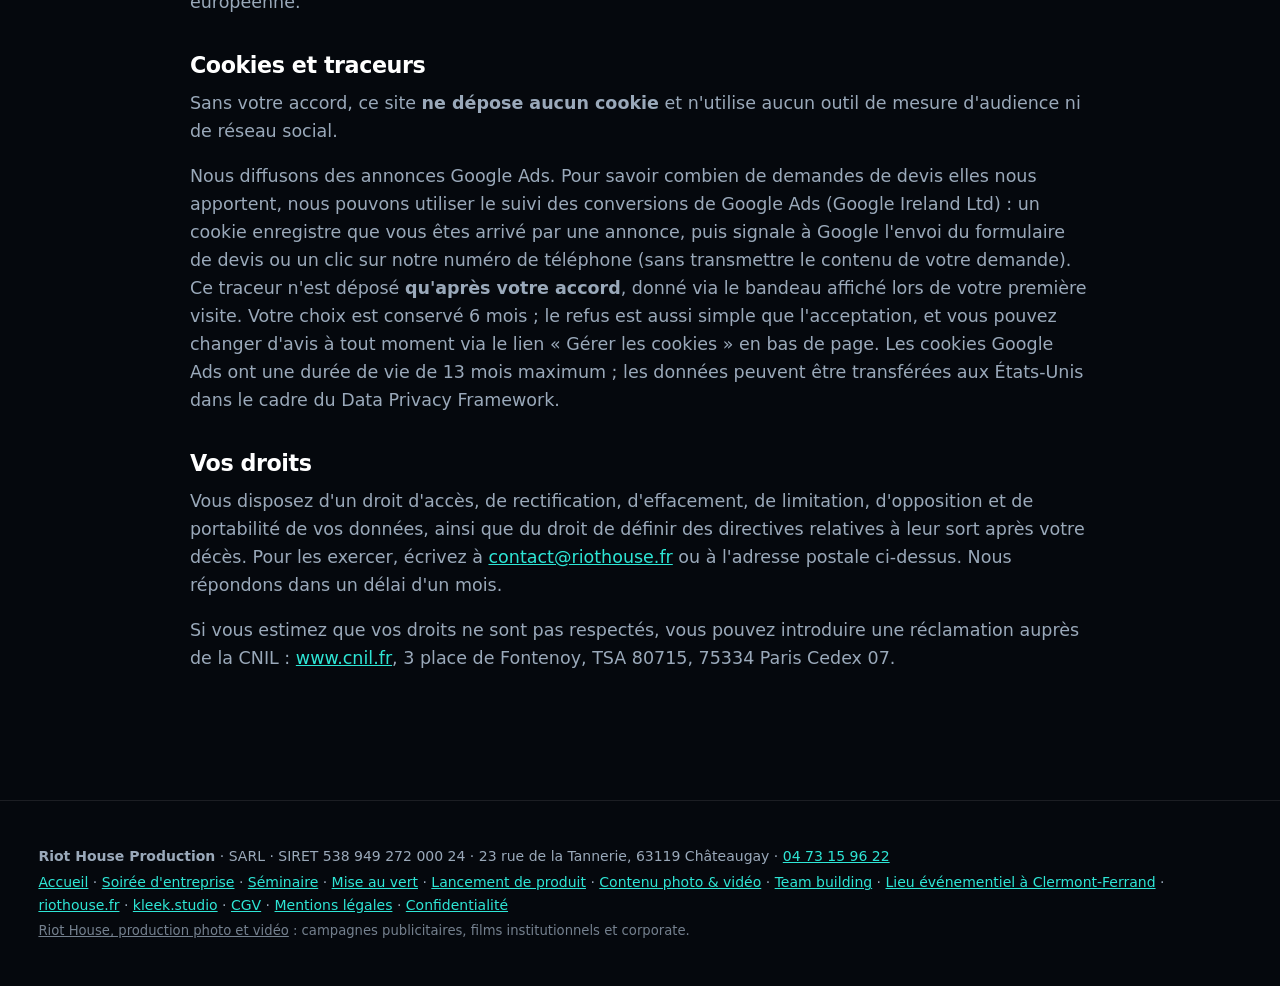
<file: confidentialite/index.html>
<!doctype html>
<html lang="fr">
<head>
<meta charset="utf-8">
<meta name="viewport" content="width=device-width, initial-scale=1">
<title>Politique de confidentialité | Riot House Event</title>
<meta name="description" content="Comment Riot House Production traite les données de vos demandes de devis : finalités, durées de conservation, destinataires, cookies et vos droits RGPD.">
<meta name="robots" content="index, follow, max-image-preview:large">
<link rel="canonical" href="https://event.riothouse.fr/confidentialite/">
<meta name="theme-color" content="#05080d">
<meta property="og:type" content="website">
<meta property="og:locale" content="fr_FR">
<meta property="og:site_name" content="Riot House Event">
<meta property="og:title" content="Politique de confidentialité | Riot House Event">
<meta property="og:description" content="Comment Riot House Production traite les données de vos demandes de devis : finalités, durées de conservation, destinataires, cookies et vos droits RGPD.">
<meta property="og:url" content="https://event.riothouse.fr/confidentialite/">
<meta property="og:image" content="https://event.riothouse.fr/assets/og-image.png">
<meta name="twitter:card" content="summary_large_image">
<link rel="icon" type="image/svg+xml" href="/assets/favicon.svg">
<link rel="stylesheet" href="/assets/style.css?v=709c5479">
<script>document.documentElement.classList.add("js");setTimeout(function(){if(!document.documentElement.dataset.fx)document.documentElement.classList.remove("js")},3000)</script>
<script type="application/ld+json">
{
 "@context": "https://schema.org",
 "@type": "BreadcrumbList",
 "itemListElement": [
  {
   "@type": "ListItem",
   "position": 1,
   "name": "Riot House Event",
   "item": "https://event.riothouse.fr/"
  },
  {
   "@type": "ListItem",
   "position": 2,
   "name": "Confidentialité",
   "item": "https://event.riothouse.fr/confidentialite/"
  }
 ]
}
</script>
</head>
<body>
<a class="skip" href="#contenu">Aller au contenu</a>
<header class="nav" id="top">
  <a class="brand" href="/" aria-label="Riot House Event, accueil">
    <span class="logo" aria-hidden="true"></span>
    <span class="ev">event</span>
  </a>
  <nav aria-label="Navigation principale">
    <a href="/#espaces">Espaces</a>
    <a href="/contenu-photo-video/">Contenu photo &amp; vidéo</a>
    <a href="/soiree-entreprise/">Soirée</a>
    <a href="/seminaire/">Séminaire</a>
    <a href="/mise-au-vert/">Mise au vert</a>
    <a href="/#tarifs">Tarifs</a>
    <a class="btn btn-sm" href="/#contact?type=Soir%C3%A9e%20d%27entreprise">Demander un devis</a>
  </nav>
</header>
<main id="contenu">
<section class="wrap section legal">
  <p class="crumbs"><a href="/">Riot House Event</a> › Confidentialité</p>
  <h1>Politique de confidentialité</h1>
  <p class="updated">Dernière mise à jour : 21 octobre 2026</p>
  <p>Riot House Production attache une grande importance à la protection de vos données. Cette page explique, conformément au Règlement général sur la protection des données (RGPD) et à la loi Informatique et Libertés, quelles données nous traitons, pourquoi et combien de temps.</p>

  <h2>Responsable du traitement</h2>
  <p>Riot House Production, SARL, 23 rue de la Tannerie, 63119 Châteaugay · <a href="mailto:contact@riothouse.fr">contact@riothouse.fr</a> · 04 73 15 96 22.</p>

  <h2>Données collectées</h2>
  <p>Via le formulaire de demande de devis : nom, entreprise, adresse e-mail, téléphone, date souhaitée, nombre d'invités, type d'événement, description du projet et estimation de prix. Seuls le nom et l'adresse e-mail sont obligatoires. Nous collectons aussi les échanges que vous avez avec nous par e-mail ou par téléphone.</p>
  <p>Lors de votre visite, notre hébergeur enregistre des données techniques de connexion (adresse IP, navigateur, pages demandées) pour assurer la sécurité et le fonctionnement du site.</p>

  <h2>Finalités et bases légales</h2>
  <ul>
    <li><strong>Répondre à votre demande, établir un devis et préparer le contrat</strong> : mesures précontractuelles prises à votre demande (article 6.1.b du RGPD).</li>
    <li><strong>Exécuter la location et les prestations, facturer</strong> : exécution du contrat et obligations légales (articles 6.1.b et 6.1.c).</li>
    <li><strong>Assurer la sécurité du site</strong> : intérêt légitime (article 6.1.f).</li>
  </ul>
  <p>Nous ne vendons pas vos données et ne les utilisons pas pour de la publicité ciblée.</p>

  <h2>Durées de conservation</h2>
  <ul>
    <li>Demandes de devis sans suite : 3 ans à compter du dernier contact.</li>
    <li>Données clients : pendant la relation commerciale, puis 5 ans (prescription civile).</li>
    <li>Factures et pièces comptables : 10 ans (obligation légale).</li>
    <li>Données techniques de connexion : selon la politique de l'hébergeur, durée limitée nécessaire à la sécurité.</li>
  </ul>

  <h2>Destinataires et sous-traitants</h2>
  <p>Vos données sont accessibles uniquement aux personnes de Riot House Production chargées de votre demande. Elles transitent par nos prestataires techniques : notre messagerie (Google Workspace et Gmail, Google Ireland Ltd), qui achemine aussi le formulaire de devis et vous en envoie une copie de confirmation, et notre hébergeur (GitHub, Inc.). Ces prestataires peuvent transférer des données vers les États-Unis ; ces transferts sont encadrés par le cadre de protection des données UE–États-Unis (Data Privacy Framework) et, à défaut, par les clauses contractuelles types de la Commission européenne.</p>

  <h2 id="cookies">Cookies et traceurs</h2>
  <p>Sans votre accord, ce site <strong>ne dépose aucun cookie</strong> et n'utilise aucun outil de mesure d'audience ni de réseau social.</p>
  <p>Nous diffusons des annonces Google Ads. Pour savoir combien de demandes de devis elles nous apportent, nous pouvons utiliser le suivi des conversions de Google Ads (Google Ireland Ltd) : un cookie enregistre que vous êtes arrivé par une annonce, puis signale à Google l'envoi du formulaire de devis ou un clic sur notre numéro de téléphone (sans transmettre le contenu de votre demande). Ce traceur n'est déposé <strong>qu'après votre accord</strong>, donné via le bandeau affiché lors de votre première visite. Votre choix est conservé 6 mois ; le refus est aussi simple que l'acceptation, et vous pouvez changer d'avis à tout moment via le lien « Gérer les cookies » en bas de page. Les cookies Google Ads ont une durée de vie de 13 mois maximum ; les données peuvent être transférées aux États-Unis dans le cadre du Data Privacy Framework.</p>

  <h2>Vos droits</h2>
  <p>Vous disposez d'un droit d'accès, de rectification, d'effacement, de limitation, d'opposition et de portabilité de vos données, ainsi que du droit de définir des directives relatives à leur sort après votre décès. Pour les exercer, écrivez à <a href="mailto:contact@riothouse.fr">contact@riothouse.fr</a> ou à l'adresse postale ci-dessus. Nous répondons dans un délai d'un mois.</p>
  <p>Si vous estimez que vos droits ne sont pas respectés, vous pouvez introduire une réclamation auprès de la CNIL : <a href="https://www.cnil.fr/fr/plaintes">www.cnil.fr</a>, 3 place de Fontenoy, TSA 80715, 75334 Paris Cedex 07.</p>
</section>
</main>
<footer class="footer">
  <div class="wrap">
    <p><strong>Riot House Production</strong> · SARL · SIRET 538 949 272 000 24 · 23 rue de la Tannerie, 63119 Châteaugay · <a href="tel:+33473159622">04 73 15 96 22</a></p>
    <p><a href="/">Accueil</a> · <a href="/soiree-entreprise/">Soirée d'entreprise</a> · <a href="/seminaire/">Séminaire</a> · <a href="/mise-au-vert/">Mise au vert</a> · <a href="/lancement-produit/">Lancement de produit</a> · <a href="/contenu-photo-video/">Contenu photo &amp; vidéo</a> · <a href="/team-building-clermont-ferrand/">Team building</a> · <a href="/lieu-evenementiel-clermont-ferrand/">Lieu événementiel à Clermont-Ferrand</a> · <a href="https://www.riothouse.fr/">riothouse.fr</a> · <a href="https://kleek.studio/">kleek.studio</a> · <a href="https://www.riothouse.fr/app/uploads/2019/03/riot-house-cgv.pdf">CGV</a> · <a href="/mentions-legales/">Mentions légales</a> · <a href="/confidentialite/">Confidentialité</a> <span class="manage-cookies">· <a href="#">Gérer les cookies</a></span></p>
    <p class="sister"><a href="https://www.riothouse.fr/">Riot House, production photo et vidéo</a> : campagnes publicitaires, films institutionnels et corporate.</p>
  </div>
</footer>
<script src="/assets/ads.js?v=b9494e42" defer></script>
<script src="/assets/fx.js?v=851ea6b1" defer></script>
<script src="/assets/cinema.js?v=e68865a1" defer></script>
</body>
</html>
</file>
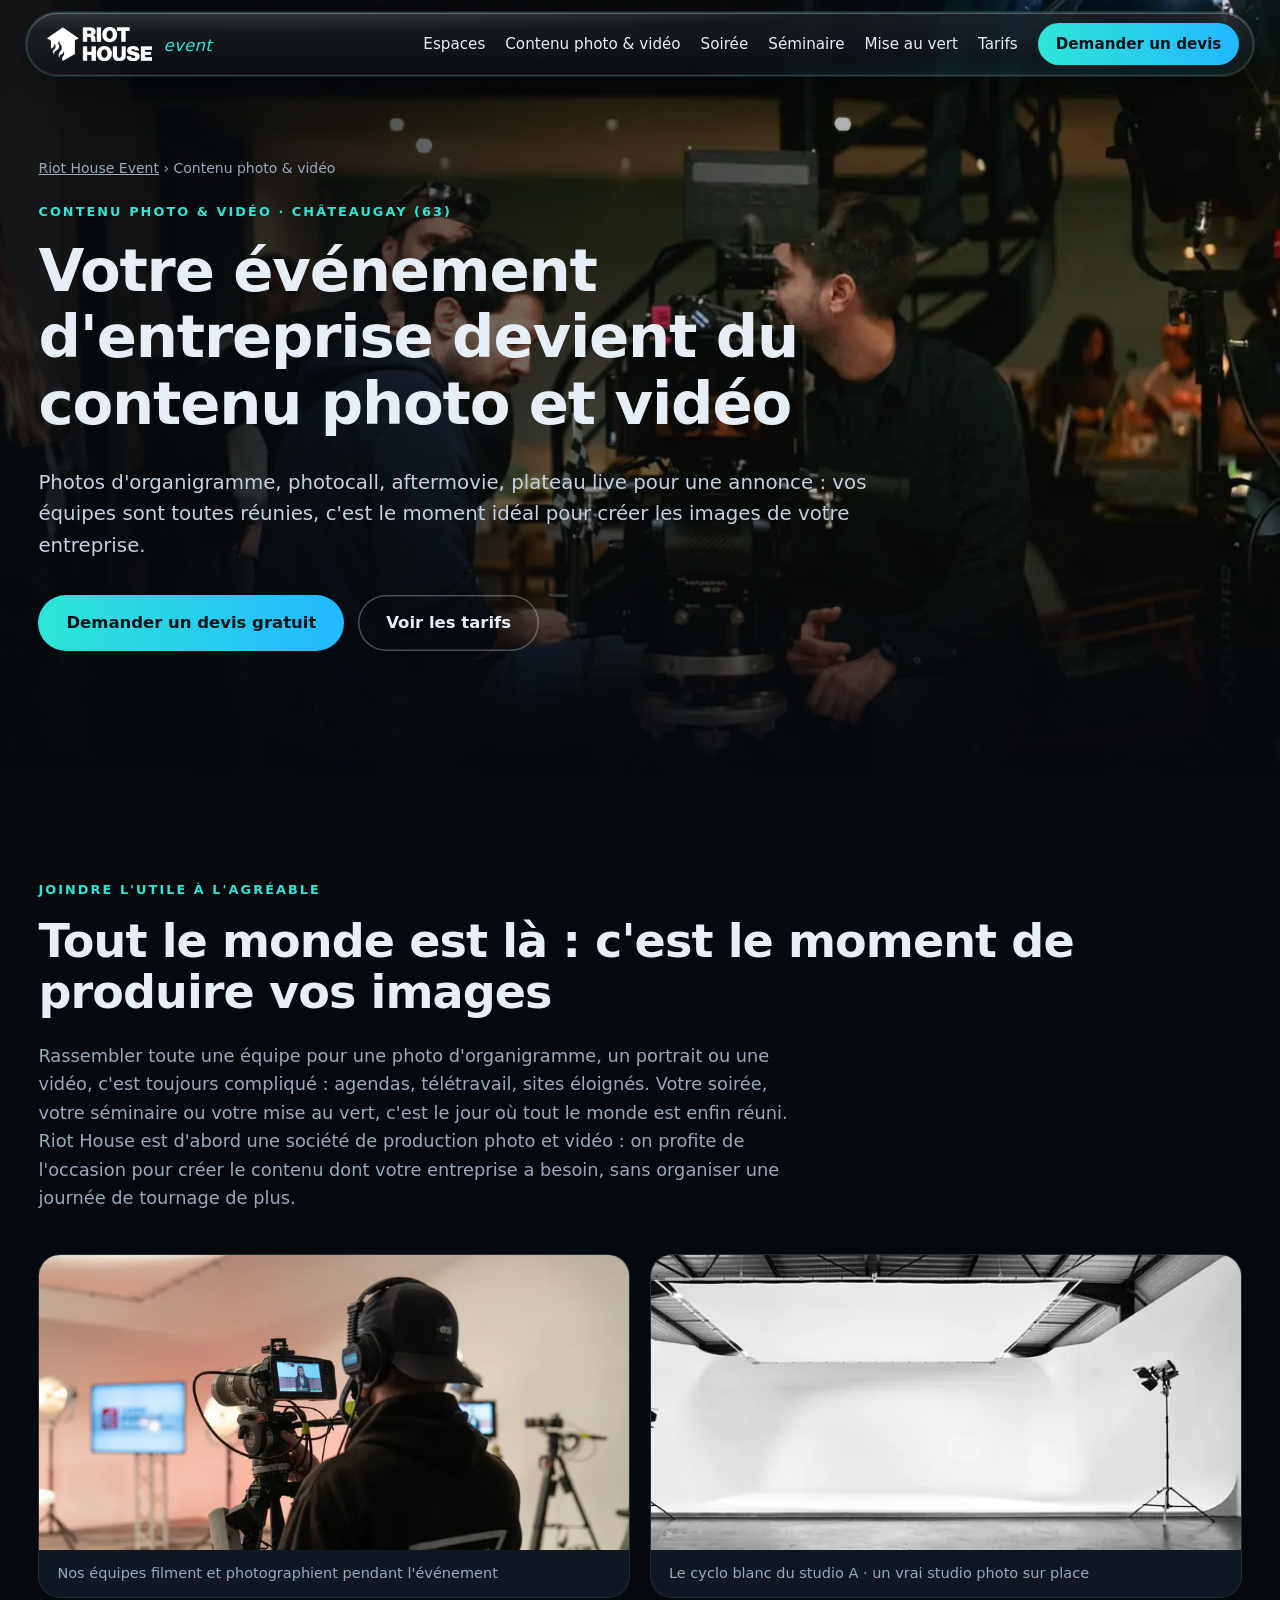
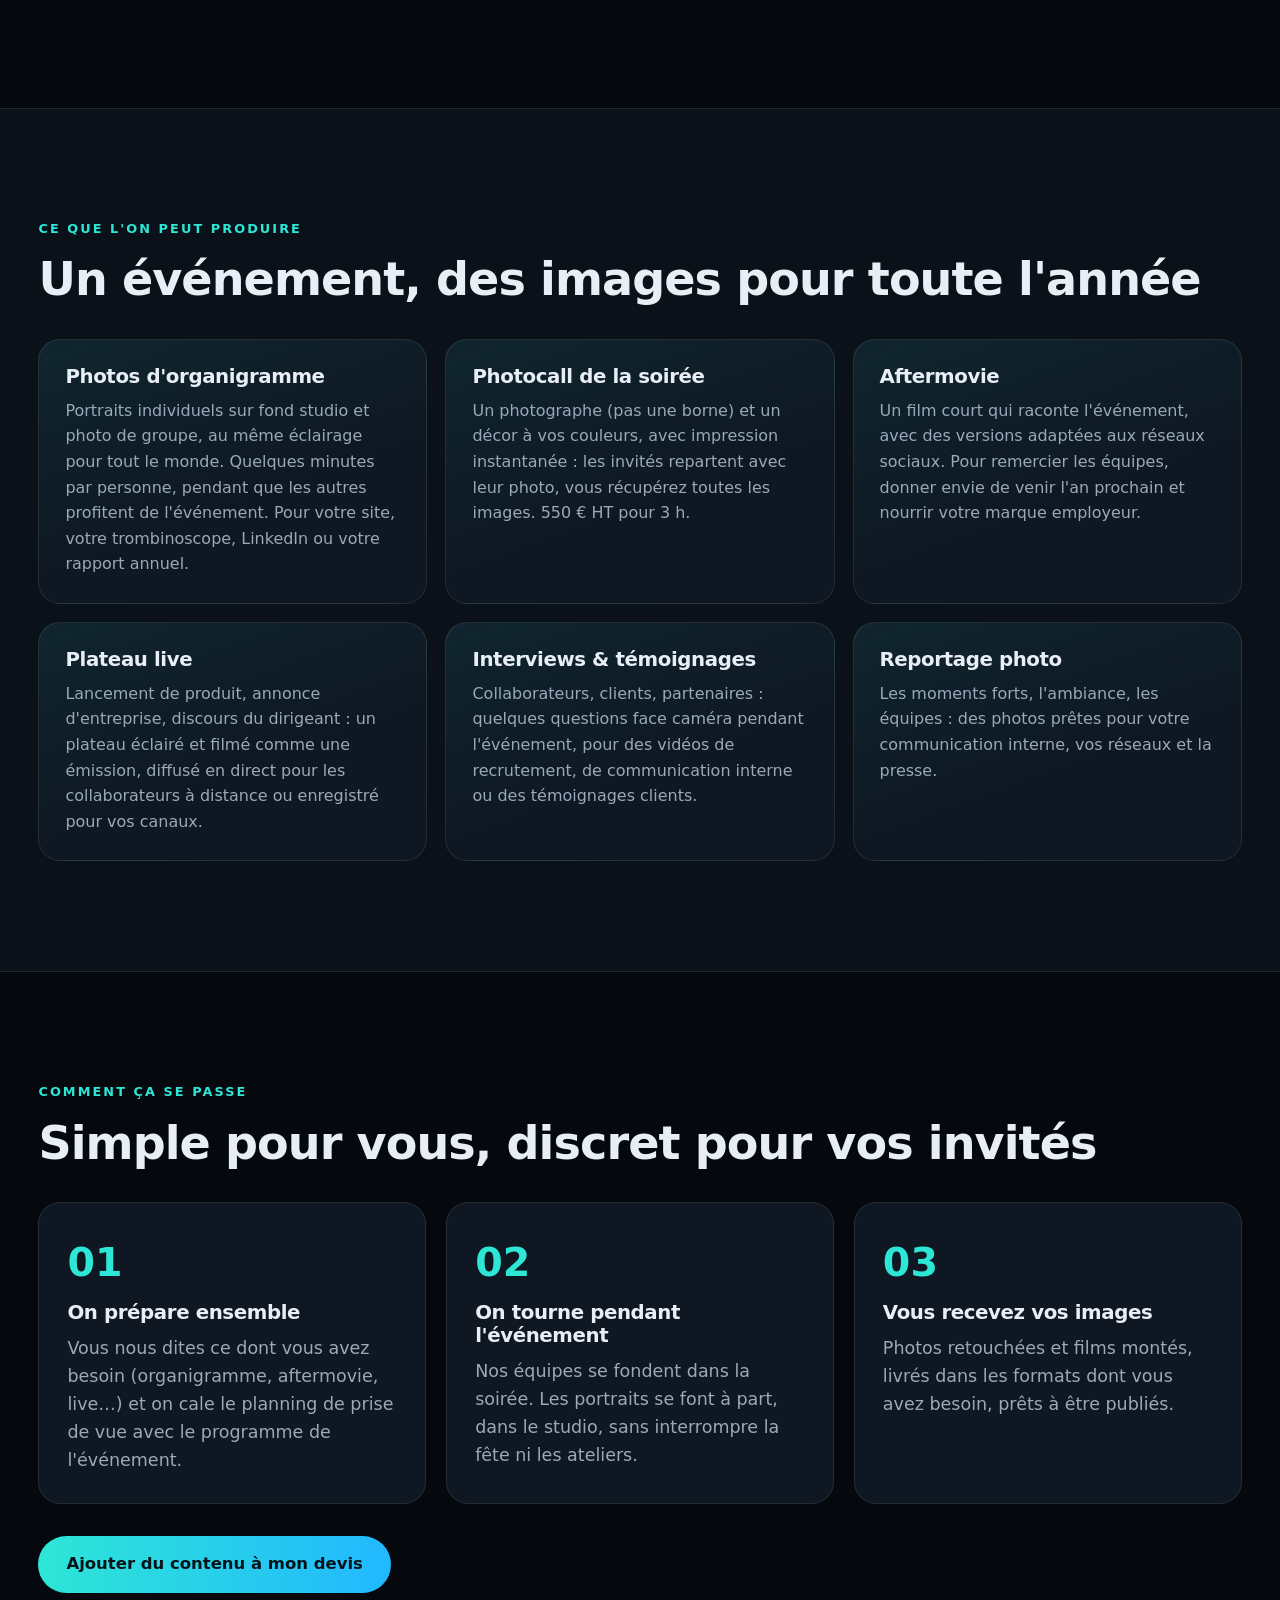
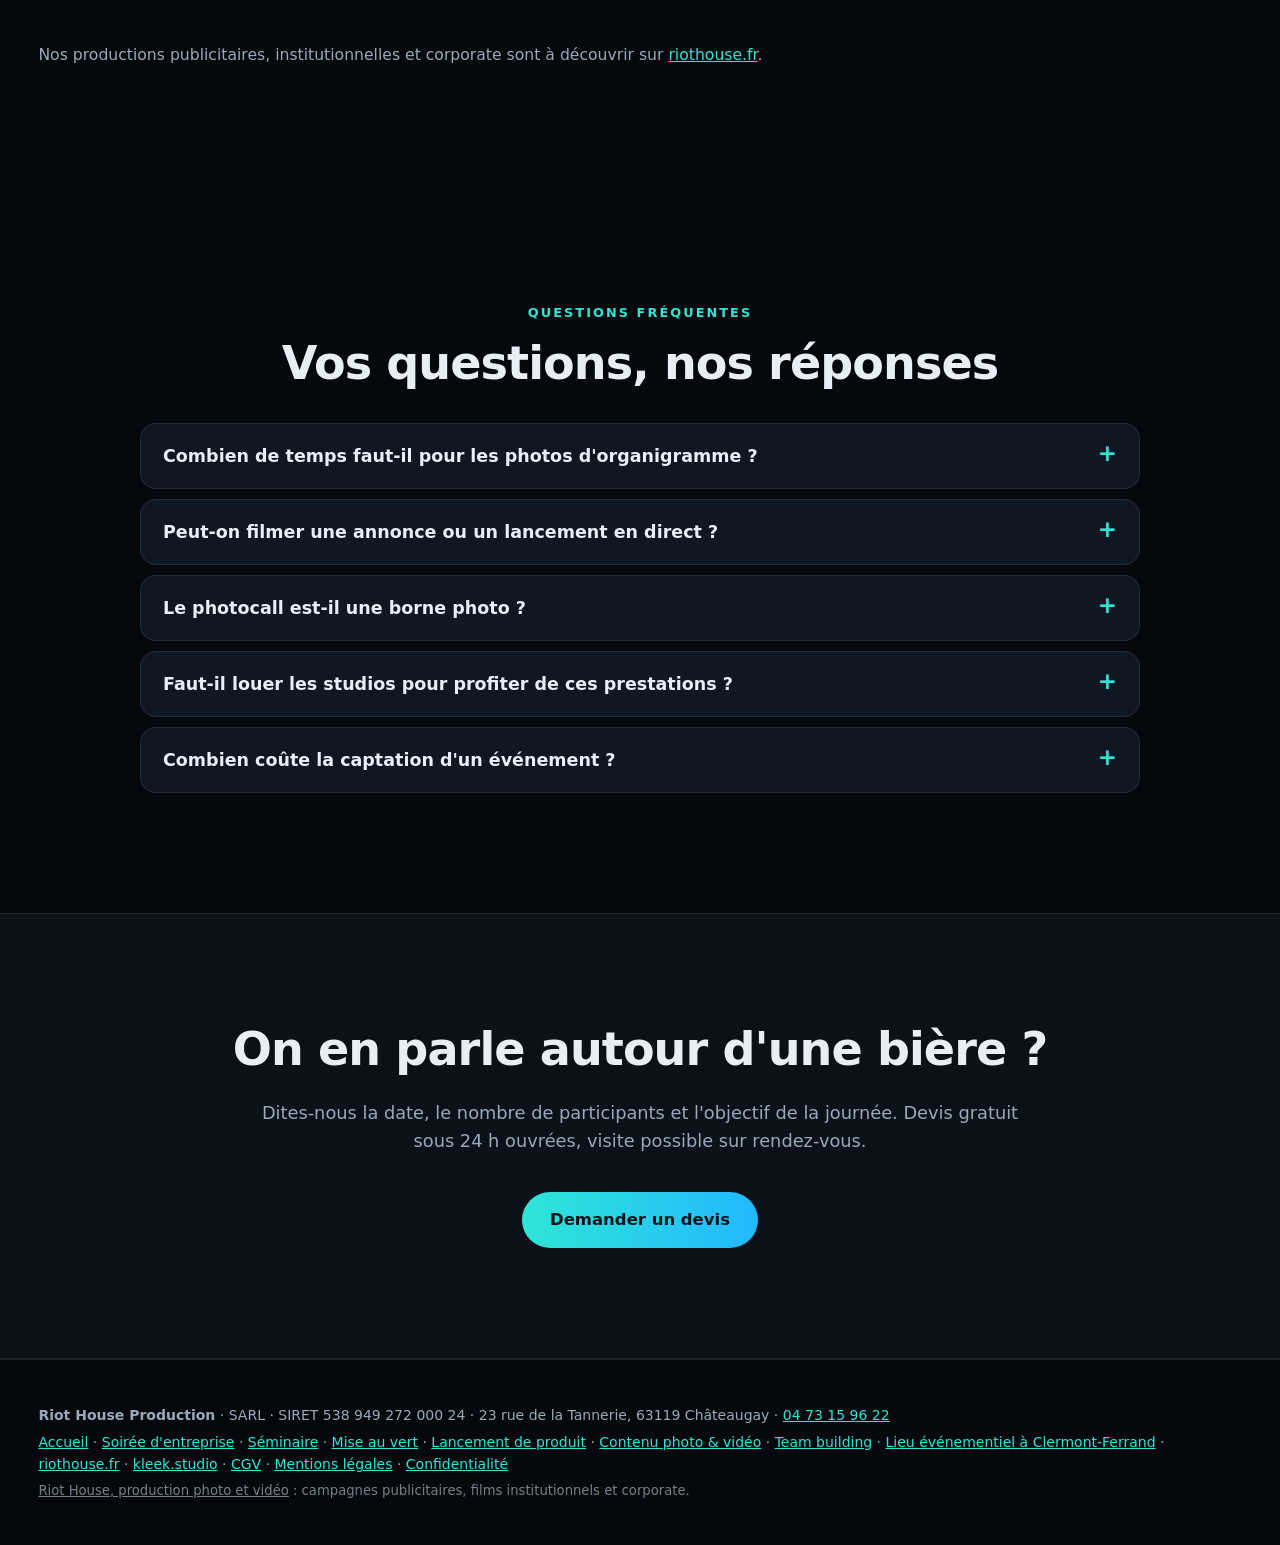
<file: contenu-photo-video/index.html>
<!doctype html>
<html lang="fr">
<head>
<meta charset="utf-8">
<meta name="viewport" content="width=device-width, initial-scale=1">
<title>Photo et vidéo pendant votre événement d'entreprise | Riot House Event</title>
<meta name="description" content="Photos d'organigramme, photocall, aftermovie, plateau live : profitez de votre événement d'entreprise près de Clermont-Ferrand pour produire vos contenus photo et vidéo.">
<meta name="robots" content="index, follow, max-image-preview:large">
<link rel="canonical" href="https://event.riothouse.fr/contenu-photo-video/">
<meta name="theme-color" content="#05080d">
<meta property="og:type" content="website">
<meta property="og:locale" content="fr_FR">
<meta property="og:site_name" content="Riot House Event">
<meta property="og:title" content="Photo et vidéo pendant votre événement d'entreprise | Riot House Event">
<meta property="og:description" content="Photos d'organigramme, photocall, aftermovie, plateau live : profitez de votre événement d'entreprise près de Clermont-Ferrand pour produire vos contenus photo et vidéo.">
<meta property="og:url" content="https://event.riothouse.fr/contenu-photo-video/">
<meta property="og:image" content="https://event.riothouse.fr/assets/og-image.png">
<meta name="twitter:card" content="summary_large_image">
<link rel="icon" type="image/svg+xml" href="/assets/favicon.svg">
<link rel="stylesheet" href="/assets/style.css?v=709c5479">
<script>document.documentElement.classList.add("js");setTimeout(function(){if(!document.documentElement.dataset.fx)document.documentElement.classList.remove("js")},3000)</script>
<script type="application/ld+json">
{
 "@context": "https://schema.org",
 "@graph": [
  {
   "@type": "Service",
   "name": "Captation photo et vidéo d'événement d'entreprise",
   "description": "Photos d'organigramme, photocall avec photographe, aftermovie, plateau live et interviews pendant votre événement d'entreprise, à Châteaugay près de Clermont-Ferrand.",
   "provider": {
    "@id": "https://event.riothouse.fr/#venue"
   },
   "areaServed": [
    "Clermont-Ferrand",
    "Puy-de-Dôme",
    "Auvergne"
   ],
   "url": "https://event.riothouse.fr/contenu-photo-video/",
   "audience": {
    "@type": "BusinessAudience",
    "name": "Entreprises, comités de direction, équipes"
   }
  },
  {
   "@type": "BreadcrumbList",
   "itemListElement": [
    {
     "@type": "ListItem",
     "position": 1,
     "name": "Riot House Event",
     "item": "https://event.riothouse.fr/"
    },
    {
     "@type": "ListItem",
     "position": 2,
     "name": "Contenu photo & vidéo",
     "item": "https://event.riothouse.fr/contenu-photo-video/"
    }
   ]
  },
  {
   "@type": "FAQPage",
   "mainEntity": [
    {
     "@type": "Question",
     "name": "Combien de temps faut-il pour les photos d'organigramme ?",
     "acceptedAnswer": {
      "@type": "Answer",
      "text": "Quelques minutes par personne. Les portraits se font dans le studio, à côté de l'événement, pendant que les autres participants continuent la soirée ou le séminaire."
     }
    },
    {
     "@type": "Question",
     "name": "Peut-on filmer une annonce ou un lancement en direct ?",
     "acceptedAnswer": {
      "@type": "Answer",
      "text": "Oui. Nous installons un plateau éclairé et filmé, et pouvons diffuser en direct pour vos collaborateurs à distance ou enregistrer pour vos canaux. C'est une prestation chiffrée sur devis."
     }
    },
    {
     "@type": "Question",
     "name": "Le photocall est-il une borne photo ?",
     "acceptedAnswer": {
      "@type": "Answer",
      "text": "Non : c'est un photographe professionnel, avec un décor à vos couleurs et une impression instantanée. 550 € HT pour 3 h."
     }
    },
    {
     "@type": "Question",
     "name": "Faut-il louer les studios pour profiter de ces prestations ?",
     "acceptedAnswer": {
      "@type": "Answer",
      "text": "Les prestations photo et vidéo sont proposées en option de la location des studios pour votre événement. Pour une production indépendante, rendez-vous sur riothouse.fr."
     }
    },
    {
     "@type": "Question",
     "name": "Combien coûte la captation d'un événement ?",
     "acceptedAnswer": {
      "@type": "Answer",
      "text": "Le photocall est à 550 € HT pour 3 h. Les autres prestations (organigramme, aftermovie, plateau live, interviews, reportage) sont chiffrées sur devis selon vos besoins, gratuitement sous 24 h ouvrées."
     }
    }
   ]
  }
 ]
}
</script>
</head>
<body>
<a class="skip" href="#contenu">Aller au contenu</a>
<header class="nav" id="top">
  <a class="brand" href="/" aria-label="Riot House Event, accueil">
    <span class="logo" aria-hidden="true"></span>
    <span class="ev">event</span>
  </a>
  <nav aria-label="Navigation principale">
    <a href="/#espaces">Espaces</a>
    <a href="/contenu-photo-video/">Contenu photo &amp; vidéo</a>
    <a href="/soiree-entreprise/">Soirée</a>
    <a href="/seminaire/">Séminaire</a>
    <a href="/mise-au-vert/">Mise au vert</a>
    <a href="/#tarifs">Tarifs</a>
    <a class="btn btn-sm" href="/#contact?type=Soir%C3%A9e%20d%27entreprise">Demander un devis</a>
  </nav>
</header>
<main id="contenu">
<section class="page-hero ph-contenu-photo-video">
  <img src="/assets/photos/making-of-tournage-equipe-1600.webp" srcset="/assets/photos/making-of-tournage-equipe-800.webp 800w, /assets/photos/making-of-tournage-equipe-1600.webp 1600w, /assets/photos/making-of-tournage-equipe-2000.webp 2000w" sizes="100vw" width="2000" height="833" alt="Équipe de tournage Riot House en plein making-of sur un plateau" fetchpriority="high">
  <div class="wrap">
    <p class="crumbs"><a href="/">Riot House Event</a> › Contenu photo & vidéo</p>
    <p class="eyebrow">Contenu photo &amp; vidéo · Châteaugay (63)</p>
    <h1>Votre événement d'entreprise devient du contenu photo et vidéo</h1>
    <p class="lead">Photos d'organigramme, photocall, aftermovie, plateau live pour une annonce : vos équipes sont toutes réunies, c'est le moment idéal pour créer les images de votre entreprise.</p>
    <div class="cta-row"><a class="btn" href="/?type=Soir%C3%A9e%20d%27entreprise#contact">Demander un devis gratuit</a><a class="btn btn-ghost" href="/#tarifs">Voir les tarifs</a></div>
  </div>
</section>
<section class="wrap section">
  <p class="eyebrow">Joindre l'utile à l'agréable</p>
  <h2>Tout le monde est là : c'est le moment de produire vos images</h2>
  <p class="sub left">Rassembler toute une équipe pour une photo d'organigramme, un portrait ou une vidéo, c'est toujours compliqué : agendas, télétravail, sites éloignés. Votre soirée, votre séminaire ou votre mise au vert, c'est le jour où tout le monde est enfin réuni. Riot House est d'abord une société de production photo et vidéo : on profite de l'occasion pour créer le contenu dont votre entreprise a besoin, sans organiser une journée de tournage de plus.</p>
  <div class="photo-row">
    <figure><img src="/assets/photos/cadreur-tournage-captation-evenement-1600.webp" srcset="/assets/photos/cadreur-tournage-captation-evenement-800.webp 800w, /assets/photos/cadreur-tournage-captation-evenement-1600.webp 1600w, /assets/photos/cadreur-tournage-captation-evenement-2000.webp 2000w" sizes="(max-width:900px) 100vw, 540px" width="2000" height="1334" alt="Cadreur de Riot House filmant pendant un événement d'entreprise" loading="lazy" decoding="async"><figcaption>Nos équipes filment et photographient pendant l'événement</figcaption></figure>
    <figure><img src="/assets/photos/studio-a-cyclorama-blanc-1600.webp" srcset="/assets/photos/studio-a-cyclorama-blanc-800.webp 800w, /assets/photos/studio-a-cyclorama-blanc-1600.webp 1600w, /assets/photos/studio-a-cyclorama-blanc-2400.webp 2400w" sizes="(max-width:900px) 100vw, 540px" width="800" height="275" alt="Cyclorama blanc du studio A, idéal pour les photos d'organigramme et les portraits" loading="lazy" decoding="async"><figcaption>Le cyclo blanc du studio A · un vrai studio photo sur place</figcaption></figure>
  </div>
</section>

<section class="band">
  <div class="wrap section">
    <p class="eyebrow">Ce que l'on peut produire</p>
    <h2>Un événement, des images pour toute l'année</h2>
    <ul class="uses">
      <li><h3>Photos d'organigramme</h3><p>Portraits individuels sur fond studio et photo de groupe, au même éclairage pour tout le monde. Quelques minutes par personne, pendant que les autres profitent de l'événement. Pour votre site, votre trombinoscope, LinkedIn ou votre rapport annuel.</p></li>
      <li><h3>Photocall de la soirée</h3><p>Un photographe (pas une borne) et un décor à vos couleurs, avec impression instantanée : les invités repartent avec leur photo, vous récupérez toutes les images. 550 € HT pour 3 h.</p></li>
      <li><h3>Aftermovie</h3><p>Un film court qui raconte l'événement, avec des versions adaptées aux réseaux sociaux. Pour remercier les équipes, donner envie de venir l'an prochain et nourrir votre marque employeur.</p></li>
      <li><h3>Plateau live</h3><p>Lancement de produit, annonce d'entreprise, discours du dirigeant : un plateau éclairé et filmé comme une émission, diffusé en direct pour les collaborateurs à distance ou enregistré pour vos canaux.</p></li>
      <li><h3>Interviews &amp; témoignages</h3><p>Collaborateurs, clients, partenaires : quelques questions face caméra pendant l'événement, pour des vidéos de recrutement, de communication interne ou des témoignages clients.</p></li>
      <li><h3>Reportage photo</h3><p>Les moments forts, l'ambiance, les équipes : des photos prêtes pour votre communication interne, vos réseaux et la presse.</p></li>
    </ul>
  </div>
</section>

<section class="wrap section">
  <p class="eyebrow">Comment ça se passe</p>
  <h2>Simple pour vous, discret pour vos invités</h2>
  <ol class="steps">
    <li><h3>On prépare ensemble</h3><p>Vous nous dites ce dont vous avez besoin (organigramme, aftermovie, live…) et on cale le planning de prise de vue avec le programme de l'événement.</p></li>
    <li><h3>On tourne pendant l'événement</h3><p>Nos équipes se fondent dans la soirée. Les portraits se font à part, dans le studio, sans interrompre la fête ni les ateliers.</p></li>
    <li><h3>Vous recevez vos images</h3><p>Photos retouchées et films montés, livrés dans les formats dont vous avez besoin, prêts à être publiés.</p></li>
  </ol>
  <div class="cta-row" style="margin-top:2rem"><a class="btn" href="/?options=video#contact">Ajouter du contenu à mon devis</a></div>
  <p class="more">Nos productions publicitaires, institutionnelles et corporate sont à découvrir sur <a href="https://www.riothouse.fr/">riothouse.fr</a>.</p>
</section>
<section class="wrap section" id="faq">
  <p class="eyebrow">Questions fréquentes</p>
  <h2>Vos questions, nos réponses</h2>
  <div class="faq">
    <details><summary>Combien de temps faut-il pour les photos d'organigramme ?</summary><p>Quelques minutes par personne. Les portraits se font dans le studio, à côté de l'événement, pendant que les autres participants continuent la soirée ou le séminaire.</p></details>
    <details><summary>Peut-on filmer une annonce ou un lancement en direct ?</summary><p>Oui. Nous installons un plateau éclairé et filmé, et pouvons diffuser en direct pour vos collaborateurs à distance ou enregistrer pour vos canaux. C'est une prestation chiffrée sur devis.</p></details>
    <details><summary>Le photocall est-il une borne photo ?</summary><p>Non : c'est un photographe professionnel, avec un décor à vos couleurs et une impression instantanée. 550 € HT pour 3 h.</p></details>
    <details><summary>Faut-il louer les studios pour profiter de ces prestations ?</summary><p>Les prestations photo et vidéo sont proposées en option de la location des studios pour votre événement. Pour une production indépendante, rendez-vous sur riothouse.fr.</p></details>
    <details><summary>Combien coûte la captation d'un événement ?</summary><p>Le photocall est à 550 € HT pour 3 h. Les autres prestations (organigramme, aftermovie, plateau live, interviews, reportage) sont chiffrées sur devis selon vos besoins, gratuitement sous 24 h ouvrées.</p></details>
  </div>
</section>
<section class="band cta-band">
  <div class="wrap section">
    <h2>On en parle autour d'une bière&nbsp;?</h2>
    <p class="sub">Dites-nous la date, le nombre de participants et l'objectif de la journée. Devis gratuit sous 24 h ouvrées, visite possible sur rendez-vous.</p>
    <a class="btn" href="/?type=Soir%C3%A9e%20d%27entreprise#contact">Demander un devis</a>
  </div>
</section>
</main>
<footer class="footer">
  <div class="wrap">
    <p><strong>Riot House Production</strong> · SARL · SIRET 538 949 272 000 24 · 23 rue de la Tannerie, 63119 Châteaugay · <a href="tel:+33473159622">04 73 15 96 22</a></p>
    <p><a href="/">Accueil</a> · <a href="/soiree-entreprise/">Soirée d'entreprise</a> · <a href="/seminaire/">Séminaire</a> · <a href="/mise-au-vert/">Mise au vert</a> · <a href="/lancement-produit/">Lancement de produit</a> · <a href="/contenu-photo-video/">Contenu photo &amp; vidéo</a> · <a href="/team-building-clermont-ferrand/">Team building</a> · <a href="/lieu-evenementiel-clermont-ferrand/">Lieu événementiel à Clermont-Ferrand</a> · <a href="https://www.riothouse.fr/">riothouse.fr</a> · <a href="https://kleek.studio/">kleek.studio</a> · <a href="https://www.riothouse.fr/app/uploads/2019/03/riot-house-cgv.pdf">CGV</a> · <a href="/mentions-legales/">Mentions légales</a> · <a href="/confidentialite/">Confidentialité</a> <span class="manage-cookies">· <a href="#">Gérer les cookies</a></span></p>
    <p class="sister"><a href="https://www.riothouse.fr/">Riot House, production photo et vidéo</a> : campagnes publicitaires, films institutionnels et corporate.</p>
  </div>
</footer>
<script src="/assets/ads.js?v=b9494e42" defer></script>
<script src="/assets/fx.js?v=851ea6b1" defer></script>
<script src="/assets/cinema.js?v=e68865a1" defer></script>
</body>
</html>
</file>
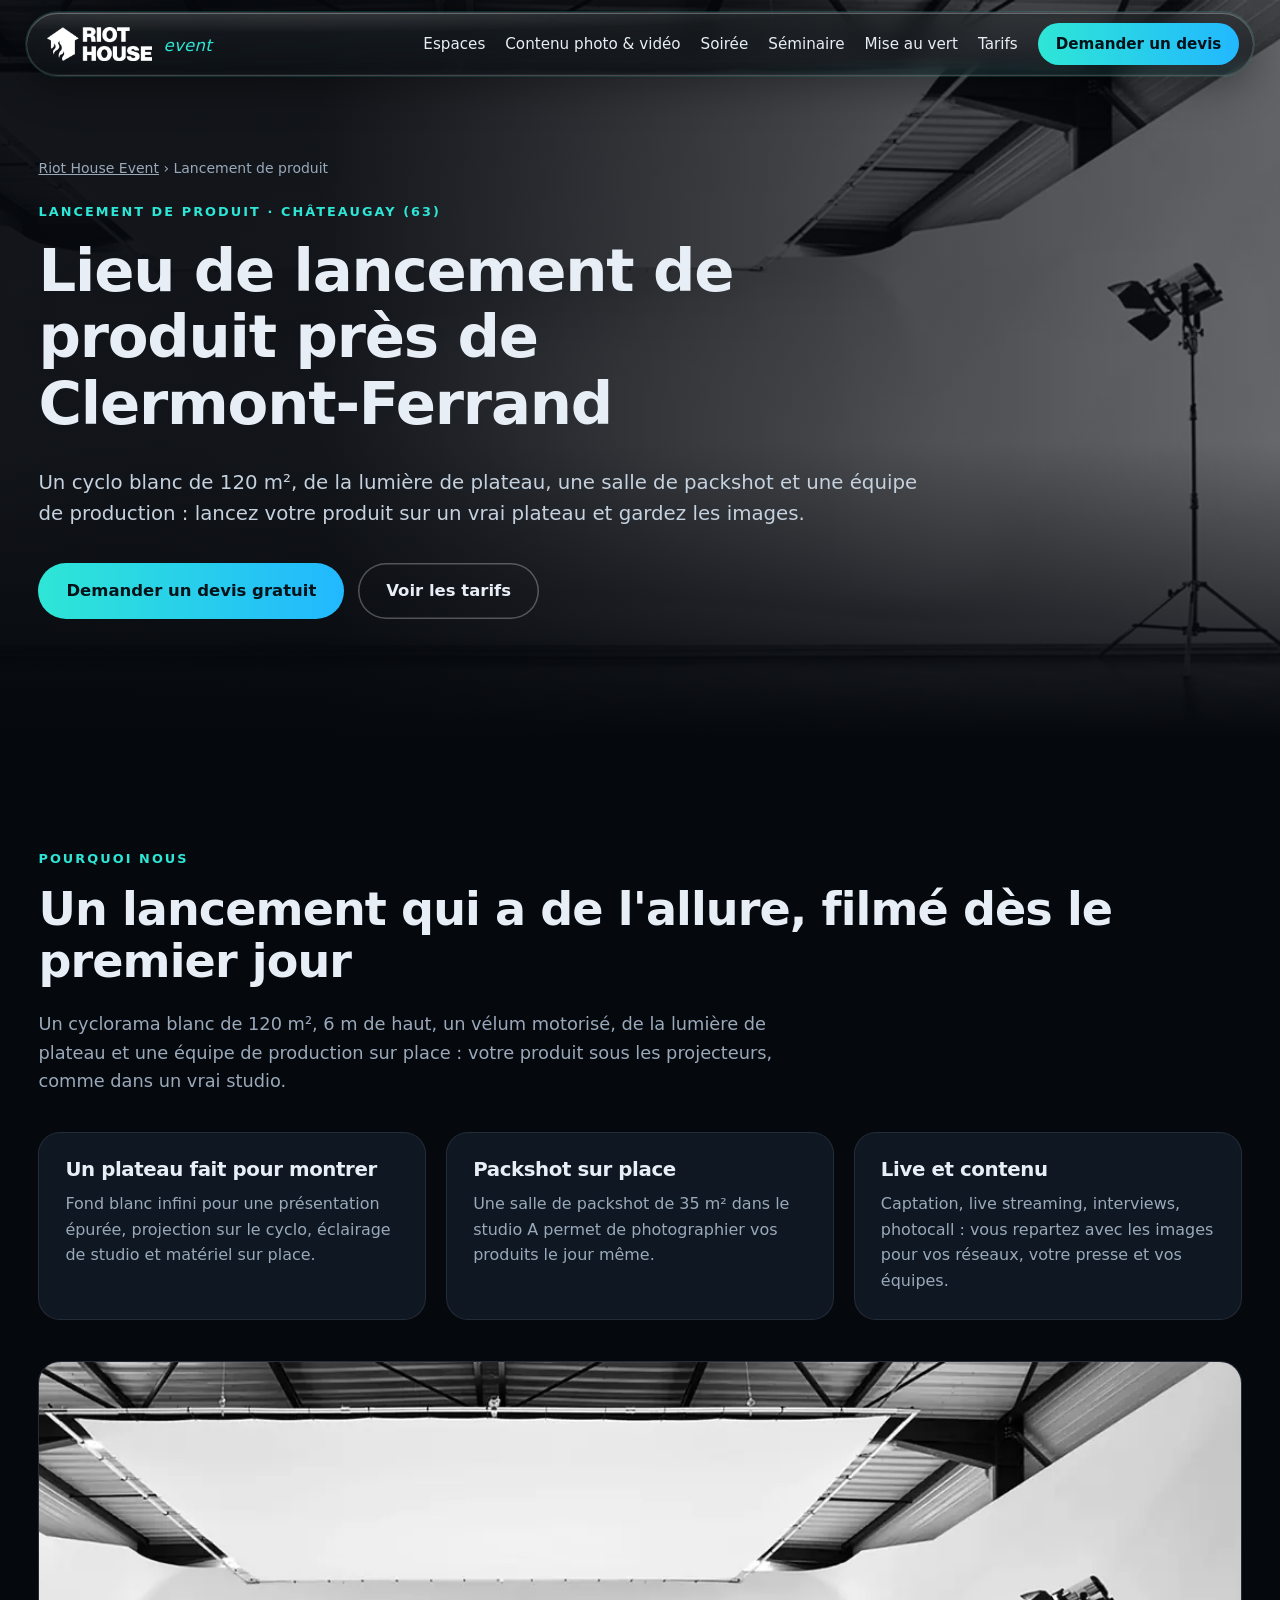
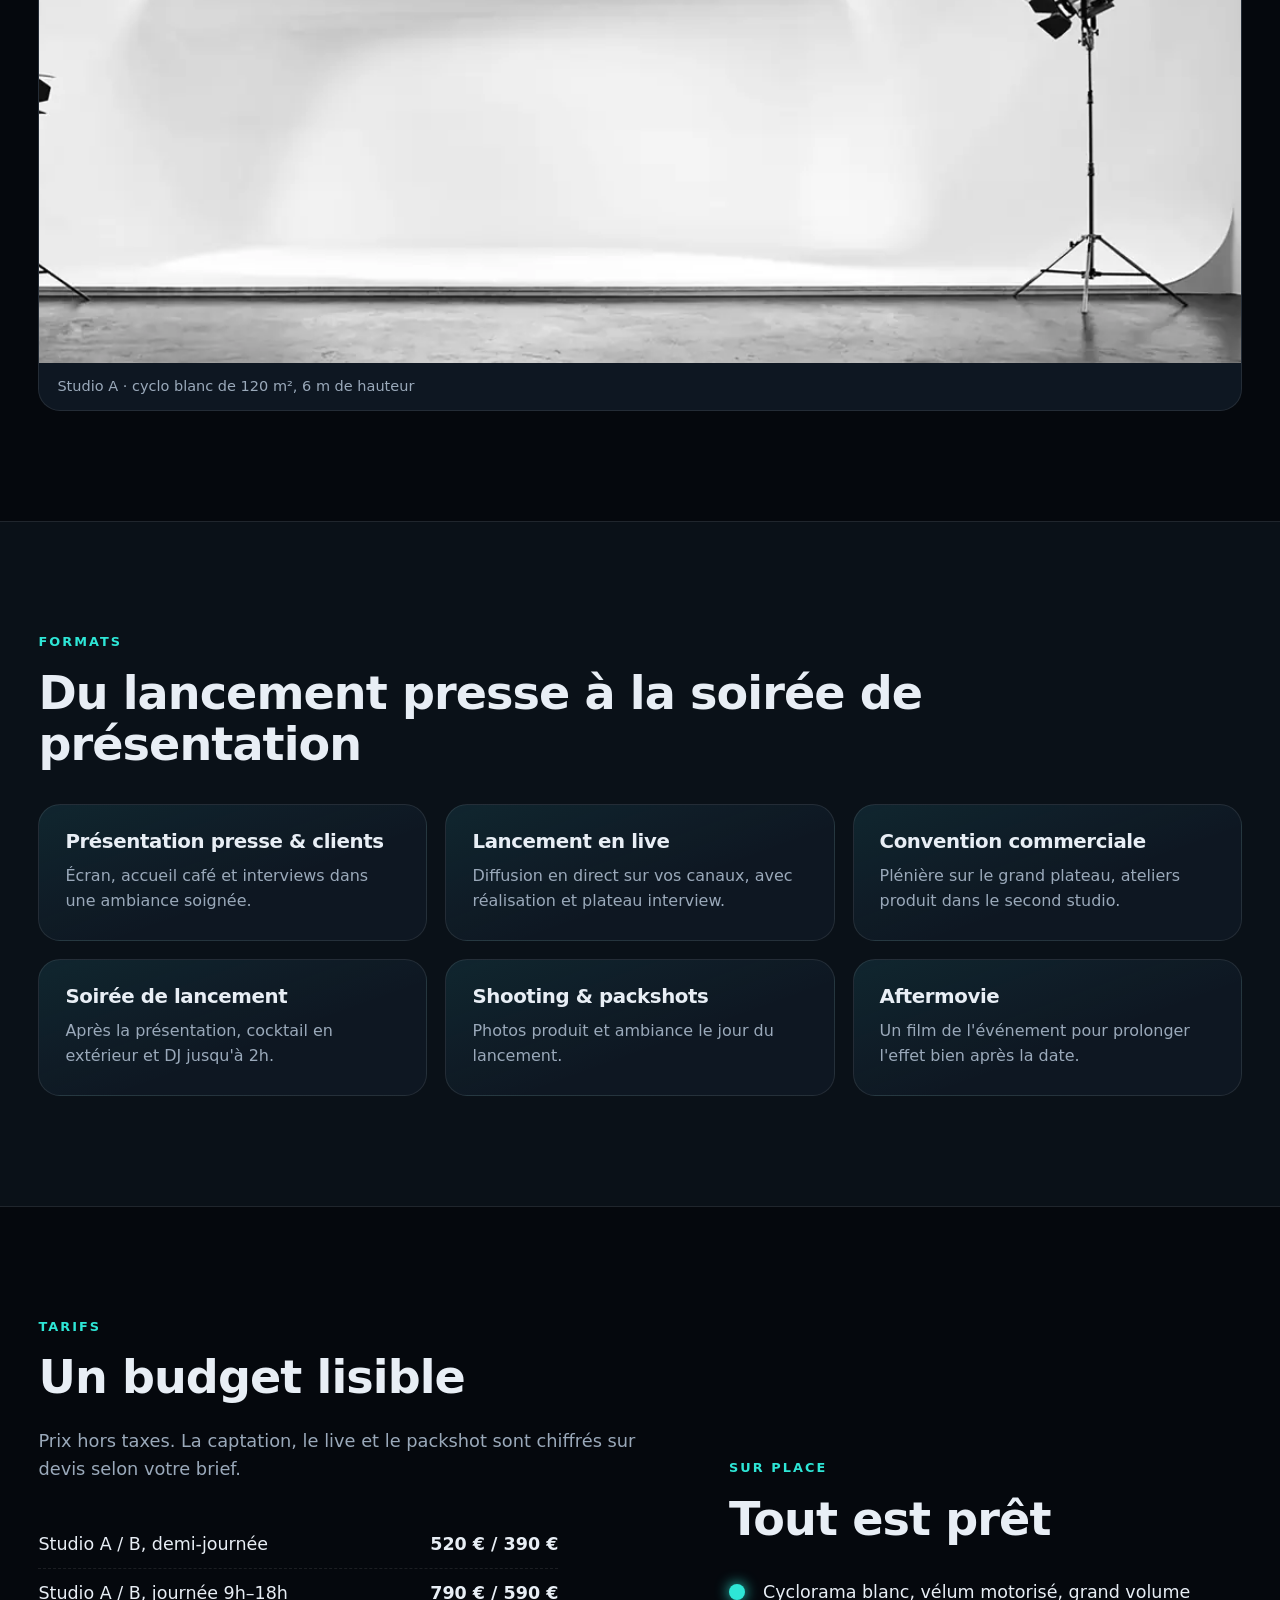
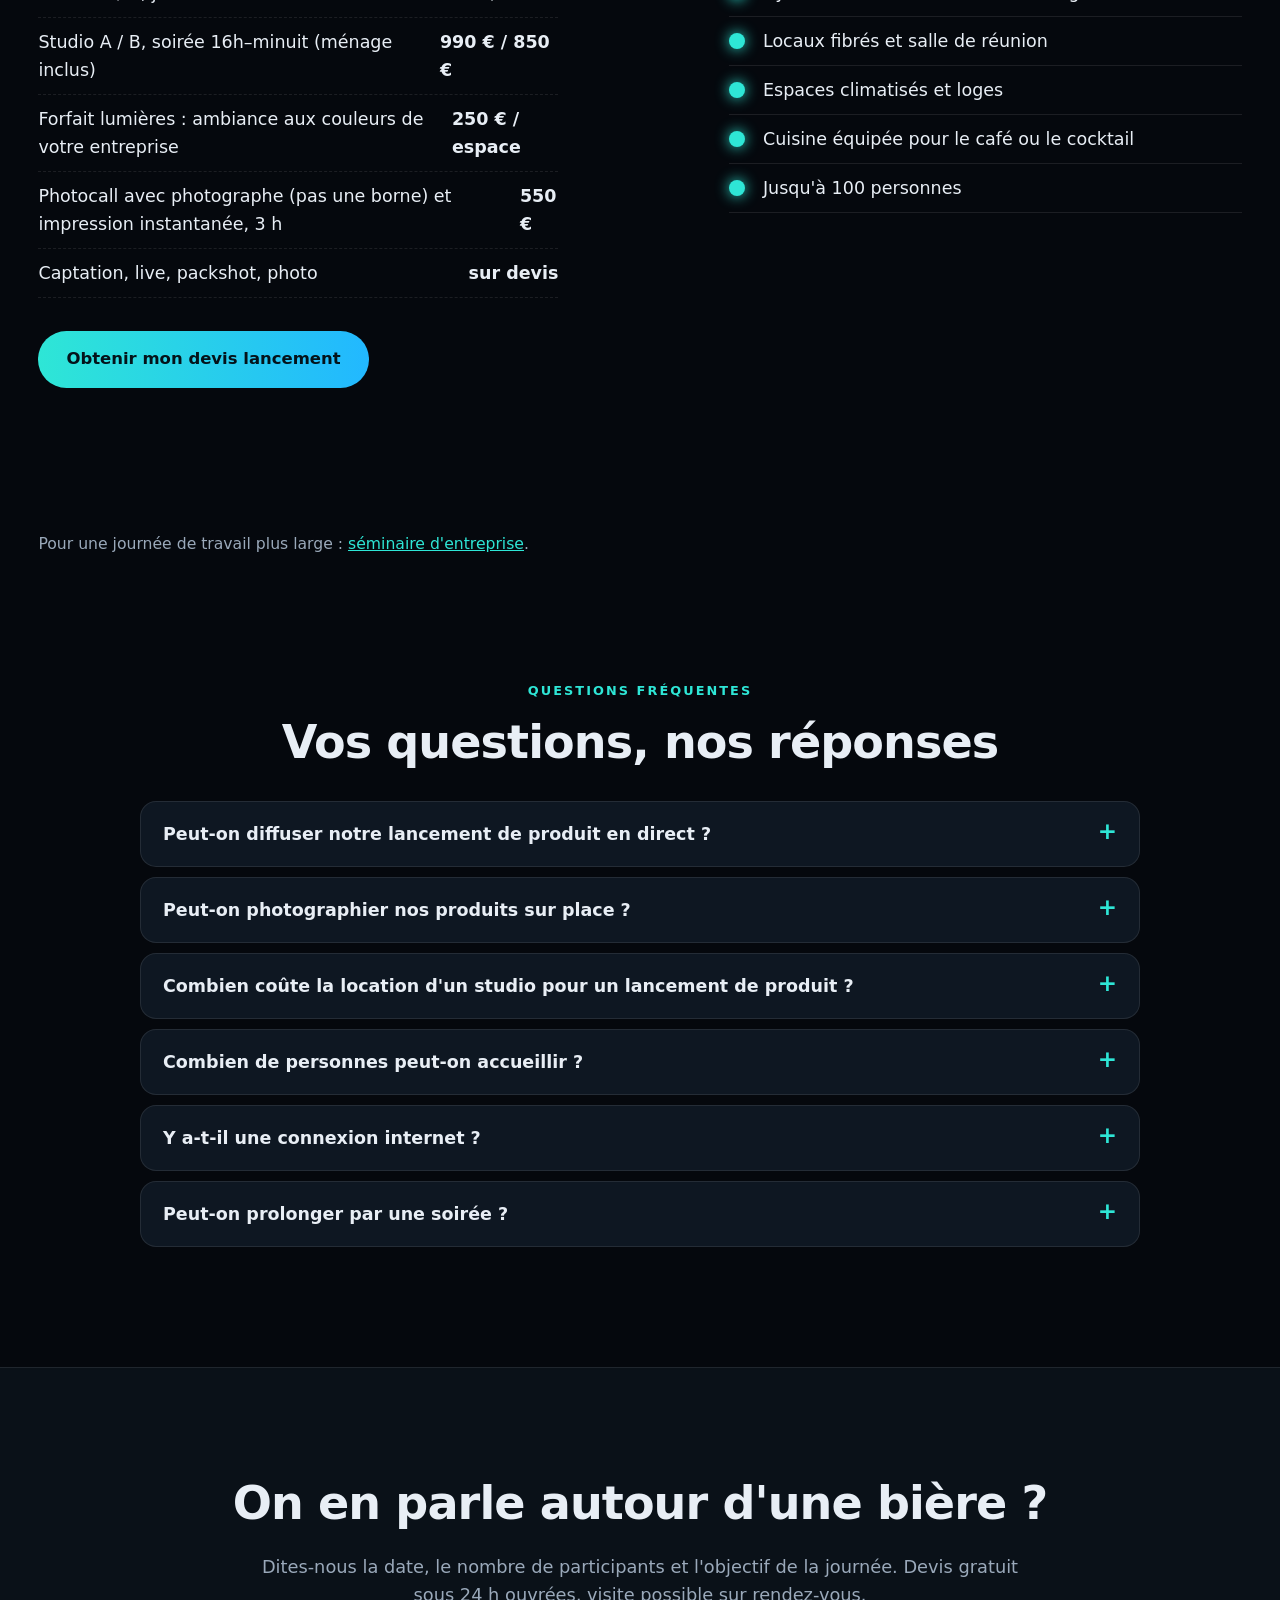
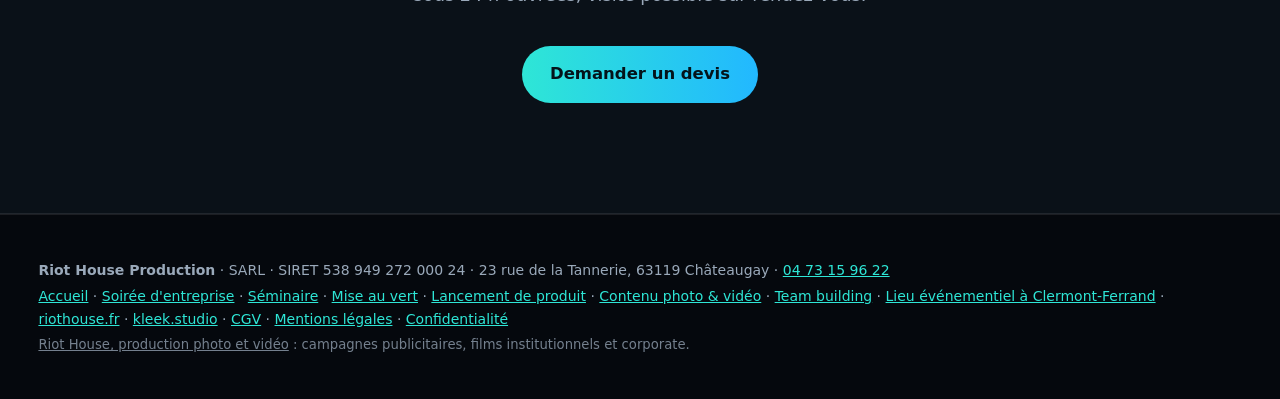
<file: lancement-produit/index.html>
<!doctype html>
<html lang="fr">
<head>
<meta charset="utf-8">
<meta name="viewport" content="width=device-width, initial-scale=1">
<title>Lieu pour lancement de produit à Clermont-Ferrand | Riot House Event</title>
<meta name="description" content="Organisez votre lancement de produit près de Clermont-Ferrand : cyclo blanc de 120 m², packshot, captation et live, jusqu'à 100 personnes. Studio dès 390 € HT la demi-journée.">
<meta name="robots" content="index, follow, max-image-preview:large">
<link rel="canonical" href="https://event.riothouse.fr/lancement-produit/">
<meta name="theme-color" content="#05080d">
<meta property="og:type" content="website">
<meta property="og:locale" content="fr_FR">
<meta property="og:site_name" content="Riot House Event">
<meta property="og:title" content="Lieu pour lancement de produit à Clermont-Ferrand | Riot House Event">
<meta property="og:description" content="Organisez votre lancement de produit près de Clermont-Ferrand : cyclo blanc de 120 m², packshot, captation et live, jusqu'à 100 personnes. Studio dès 390 € HT la demi-journée.">
<meta property="og:url" content="https://event.riothouse.fr/lancement-produit/">
<meta property="og:image" content="https://event.riothouse.fr/assets/og-image.png">
<meta name="twitter:card" content="summary_large_image">
<link rel="icon" type="image/svg+xml" href="/assets/favicon.svg">
<link rel="stylesheet" href="/assets/style.css?v=709c5479">
<script>document.documentElement.classList.add("js");setTimeout(function(){if(!document.documentElement.dataset.fx)document.documentElement.classList.remove("js")},3000)</script>
<script type="application/ld+json">
{
 "@context": "https://schema.org",
 "@graph": [
  {
   "@type": "Service",
   "name": "Lancement de produit",
   "description": "Location de plateau et studios pour lancements de produit, présentations presse et conventions, à Châteaugay près de Clermont-Ferrand.",
   "provider": {
    "@id": "https://event.riothouse.fr/#venue"
   },
   "areaServed": [
    "Clermont-Ferrand",
    "Puy-de-Dôme",
    "Auvergne"
   ],
   "url": "https://event.riothouse.fr/lancement-produit/",
   "audience": {
    "@type": "BusinessAudience",
    "name": "Entreprises, comités de direction, équipes"
   }
  },
  {
   "@type": "BreadcrumbList",
   "itemListElement": [
    {
     "@type": "ListItem",
     "position": 1,
     "name": "Riot House Event",
     "item": "https://event.riothouse.fr/"
    },
    {
     "@type": "ListItem",
     "position": 2,
     "name": "Lancement de produit",
     "item": "https://event.riothouse.fr/lancement-produit/"
    }
   ]
  },
  {
   "@type": "FAQPage",
   "mainEntity": [
    {
     "@type": "Question",
     "name": "Peut-on diffuser notre lancement de produit en direct ?",
     "acceptedAnswer": {
      "@type": "Answer",
      "text": "Oui. Nos équipes de production peuvent assurer la captation et la diffusion en direct, avec plateau interview. C'est une option chiffrée sur devis selon votre brief."
     }
    },
    {
     "@type": "Question",
     "name": "Peut-on photographier nos produits sur place ?",
     "acceptedAnswer": {
      "@type": "Answer",
      "text": "Oui, le studio A dispose d'une salle de packshot de 35 m² et d'un plateau équipé. Le service photo est proposé sur devis."
     }
    },
    {
     "@type": "Question",
     "name": "Combien coûte la location d'un studio pour un lancement de produit ?",
     "acceptedAnswer": {
      "@type": "Answer",
      "text": "En demi-journée (9h–13h ou 14h–18h), le studio A est à 520 € HT et le studio B à 390 € HT ; en journée (9h–18h), 790 € HT et 590 € HT ; en soirée (16h–minuit, jusqu'à 2h du matin maximum, ménage inclus), 990 € HT et 850 € HT. Lumières (250 € HT par espace) en option, électricité incluse, captation sur devis."
     }
    },
    {
     "@type": "Question",
     "name": "Combien de personnes peut-on accueillir ?",
     "acceptedAnswer": {
      "@type": "Answer",
      "text": "Jusqu'à 100 personnes pour un événement privé : presse, clients, partenaires ou équipes."
     }
    },
    {
     "@type": "Question",
     "name": "Y a-t-il une connexion internet ?",
     "acceptedAnswer": {
      "@type": "Answer",
      "text": "Oui, les locaux sont fibrés, ce qui permet les présentations en ligne et la diffusion en direct."
     }
    },
    {
     "@type": "Question",
     "name": "Peut-on prolonger par une soirée ?",
     "acceptedAnswer": {
      "@type": "Answer",
      "text": "Oui : la soirée va de 16h à minuit et peut se prolonger jusqu'à 2h du matin maximum (100 € HT par heure)."
     }
    }
   ]
  }
 ]
}
</script>
</head>
<body>
<a class="skip" href="#contenu">Aller au contenu</a>
<header class="nav" id="top">
  <a class="brand" href="/" aria-label="Riot House Event, accueil">
    <span class="logo" aria-hidden="true"></span>
    <span class="ev">event</span>
  </a>
  <nav aria-label="Navigation principale">
    <a href="/#espaces">Espaces</a>
    <a href="/contenu-photo-video/">Contenu photo &amp; vidéo</a>
    <a href="/soiree-entreprise/">Soirée</a>
    <a href="/seminaire/">Séminaire</a>
    <a href="/mise-au-vert/">Mise au vert</a>
    <a href="/#tarifs">Tarifs</a>
    <a class="btn btn-sm" href="/#contact?type=Lancement%20de%20produit">Demander un devis</a>
  </nav>
</header>
<main id="contenu">
<section class="page-hero ph-lancement-produit">
  <img src="/assets/photos/studio-a-cyclorama-blanc-1600.webp" srcset="/assets/photos/studio-a-cyclorama-blanc-800.webp 800w, /assets/photos/studio-a-cyclorama-blanc-1600.webp 1600w, /assets/photos/studio-a-cyclorama-blanc-2400.webp 2400w" sizes="100vw" width="800" height="275" alt="Studio A, grand cyclorama blanc de 300 m² pour lancement de produit" fetchpriority="high">
  <div class="wrap">
    <p class="crumbs"><a href="/">Riot House Event</a> › Lancement de produit</p>
    <p class="eyebrow">Lancement de produit · Châteaugay (63)</p>
    <h1>Lieu de lancement de produit près de Clermont-Ferrand</h1>
    <p class="lead">Un cyclo blanc de 120 m², de la lumière de plateau, une salle de packshot et une équipe de production : lancez votre produit sur un vrai plateau et gardez les images.</p>
    <div class="cta-row"><a class="btn" href="/?type=Lancement%20de%20produit#contact">Demander un devis gratuit</a><a class="btn btn-ghost" href="/#tarifs">Voir les tarifs</a></div>
  </div>
</section>
<section class="wrap section">
  <p class="eyebrow">Pourquoi nous</p>
  <h2>Un lancement qui a de l'allure, filmé dès le premier jour</h2>
  <p class="sub left">Un cyclorama blanc de 120 m², 6 m de haut, un vélum motorisé, de la lumière de plateau et une équipe de production sur place : votre produit sous les projecteurs, comme dans un vrai studio.</p>
  <ul class="three">
    <li><h3>Un plateau fait pour montrer</h3><p>Fond blanc infini pour une présentation épurée, projection sur le cyclo, éclairage de studio et matériel sur place.</p></li>
    <li><h3>Packshot sur place</h3><p>Une salle de packshot de 35 m² dans le studio A permet de photographier vos produits le jour même.</p></li>
    <li><h3>Live et contenu</h3><p>Captation, live streaming, interviews, photocall : vous repartez avec les images pour vos réseaux, votre presse et vos équipes.</p></li>
  </ul>
  <div class="photo-row one">
    <figure><img src="/assets/photos/studio-a-cyclorama-blanc-1600.webp" srcset="/assets/photos/studio-a-cyclorama-blanc-800.webp 800w, /assets/photos/studio-a-cyclorama-blanc-1600.webp 1600w, /assets/photos/studio-a-cyclorama-blanc-2400.webp 2400w" sizes="(max-width:900px) 100vw, 540px" width="800" height="275" alt="Cyclorama blanc du studio A pour lancement de produit en live" loading="lazy" decoding="async"><figcaption>Studio A · cyclo blanc de 120 m², 6 m de hauteur</figcaption></figure>
      </div>
</section>

<section class="band">
  <div class="wrap section">
    <p class="eyebrow">Formats</p>
    <h2>Du lancement presse à la soirée de présentation</h2>
    <ul class="uses">
      <li><h3>Présentation presse &amp; clients</h3><p>Écran, accueil café et interviews dans une ambiance soignée.</p></li>
      <li><h3>Lancement en live</h3><p>Diffusion en direct sur vos canaux, avec réalisation et plateau interview.</p></li>
      <li><h3>Convention commerciale</h3><p>Plénière sur le grand plateau, ateliers produit dans le second studio.</p></li>
      <li><h3>Soirée de lancement</h3><p>Après la présentation, cocktail en extérieur et DJ jusqu'à 2h.</p></li>
      <li><h3>Shooting &amp; packshots</h3><p>Photos produit et ambiance le jour du lancement.</p></li>
      <li><h3>Aftermovie</h3><p>Un film de l'événement pour prolonger l'effet bien après la date.</p></li>
    </ul>
  </div>
</section>

<section class="wrap section content-split">
  <div>
    <p class="eyebrow">Tarifs</p>
    <h2>Un budget lisible</h2>
    <p class="sub left">Prix hors taxes. La captation, le live et le packshot sont chiffrés sur devis selon votre brief.</p>
    <ul class="price-list">
      <li><span>Studio A / B, demi-journée</span><b>520 € / 390 €</b></li>
      <li><span>Studio A / B, journée 9h–18h</span><b>790 € / 590 €</b></li>
      <li><span>Studio A / B, soirée 16h–minuit (ménage inclus)</span><b>990 € / 850 €</b></li>
      <li><span>Forfait lumières : ambiance aux couleurs de votre entreprise</span><b>250 € / espace</b></li>
      <li><span>Photocall avec photographe (pas une borne) et impression instantanée, 3 h</span><b>550 €</b></li>
      <li><span>Captation, live, packshot, photo</span><b>sur devis</b></li>
    </ul>
    <a class="btn" href="/?type=Lancement%20de%20produit#contact">Obtenir mon devis lancement</a>
  </div>
  <div>
    <p class="eyebrow">Sur place</p>
    <h2>Tout est prêt</h2>
    <ul class="ticks">
      <li>Cyclorama blanc, vélum motorisé, grand volume</li>
      <li>Locaux fibrés et salle de réunion</li>
      <li>Espaces climatisés et loges</li>
      <li>Cuisine équipée pour le café ou le cocktail</li>
      <li>Jusqu'à 100 personnes</li>
    </ul>
  </div>
</section>
<section class="wrap"><p class="more">Pour une journée de travail plus large : <a href="/seminaire/">séminaire d'entreprise</a>.</p></section>
<section class="wrap section" id="faq">
  <p class="eyebrow">Questions fréquentes</p>
  <h2>Vos questions, nos réponses</h2>
  <div class="faq">
    <details><summary>Peut-on diffuser notre lancement de produit en direct ?</summary><p>Oui. Nos équipes de production peuvent assurer la captation et la diffusion en direct, avec plateau interview. C'est une option chiffrée sur devis selon votre brief.</p></details>
    <details><summary>Peut-on photographier nos produits sur place ?</summary><p>Oui, le studio A dispose d'une salle de packshot de 35 m² et d'un plateau équipé. Le service photo est proposé sur devis.</p></details>
    <details><summary>Combien coûte la location d'un studio pour un lancement de produit ?</summary><p>En demi-journée (9h–13h ou 14h–18h), le studio A est à 520 € HT et le studio B à 390 € HT ; en journée (9h–18h), 790 € HT et 590 € HT ; en soirée (16h–minuit, jusqu'à 2h du matin maximum, ménage inclus), 990 € HT et 850 € HT. Lumières (250 € HT par espace) en option, électricité incluse, captation sur devis.</p></details>
    <details><summary>Combien de personnes peut-on accueillir ?</summary><p>Jusqu'à 100 personnes pour un événement privé : presse, clients, partenaires ou équipes.</p></details>
    <details><summary>Y a-t-il une connexion internet ?</summary><p>Oui, les locaux sont fibrés, ce qui permet les présentations en ligne et la diffusion en direct.</p></details>
    <details><summary>Peut-on prolonger par une soirée ?</summary><p>Oui : la soirée va de 16h à minuit et peut se prolonger jusqu'à 2h du matin maximum (100 € HT par heure).</p></details>
  </div>
</section>
<section class="band cta-band">
  <div class="wrap section">
    <h2>On en parle autour d'une bière&nbsp;?</h2>
    <p class="sub">Dites-nous la date, le nombre de participants et l'objectif de la journée. Devis gratuit sous 24 h ouvrées, visite possible sur rendez-vous.</p>
    <a class="btn" href="/?type=Lancement%20de%20produit#contact">Demander un devis</a>
  </div>
</section>
</main>
<footer class="footer">
  <div class="wrap">
    <p><strong>Riot House Production</strong> · SARL · SIRET 538 949 272 000 24 · 23 rue de la Tannerie, 63119 Châteaugay · <a href="tel:+33473159622">04 73 15 96 22</a></p>
    <p><a href="/">Accueil</a> · <a href="/soiree-entreprise/">Soirée d'entreprise</a> · <a href="/seminaire/">Séminaire</a> · <a href="/mise-au-vert/">Mise au vert</a> · <a href="/lancement-produit/">Lancement de produit</a> · <a href="/contenu-photo-video/">Contenu photo &amp; vidéo</a> · <a href="/team-building-clermont-ferrand/">Team building</a> · <a href="/lieu-evenementiel-clermont-ferrand/">Lieu événementiel à Clermont-Ferrand</a> · <a href="https://www.riothouse.fr/">riothouse.fr</a> · <a href="https://kleek.studio/">kleek.studio</a> · <a href="https://www.riothouse.fr/app/uploads/2019/03/riot-house-cgv.pdf">CGV</a> · <a href="/mentions-legales/">Mentions légales</a> · <a href="/confidentialite/">Confidentialité</a> <span class="manage-cookies">· <a href="#">Gérer les cookies</a></span></p>
    <p class="sister"><a href="https://www.riothouse.fr/">Riot House, production photo et vidéo</a> : campagnes publicitaires, films institutionnels et corporate.</p>
  </div>
</footer>
<script src="/assets/ads.js?v=b9494e42" defer></script>
<script src="/assets/fx.js?v=851ea6b1" defer></script>
<script src="/assets/cinema.js?v=e68865a1" defer></script>
</body>
</html>
</file>
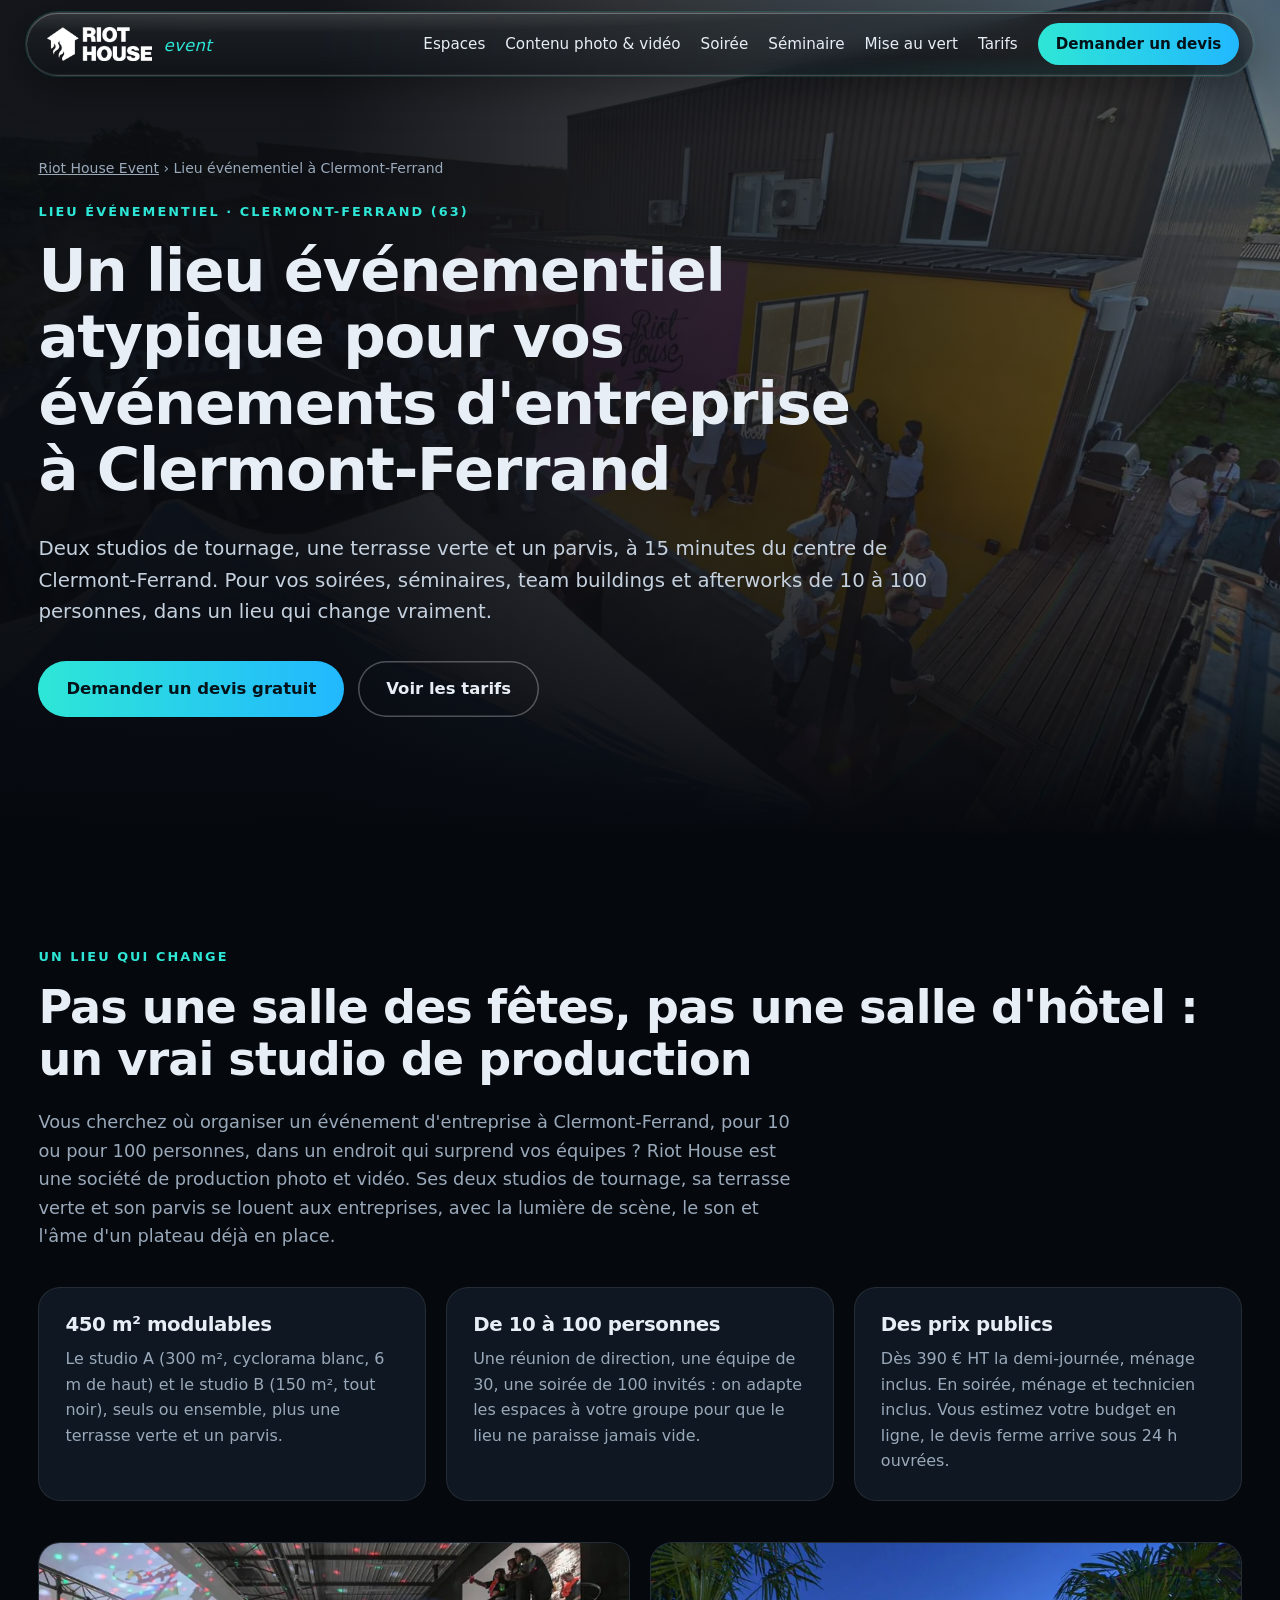
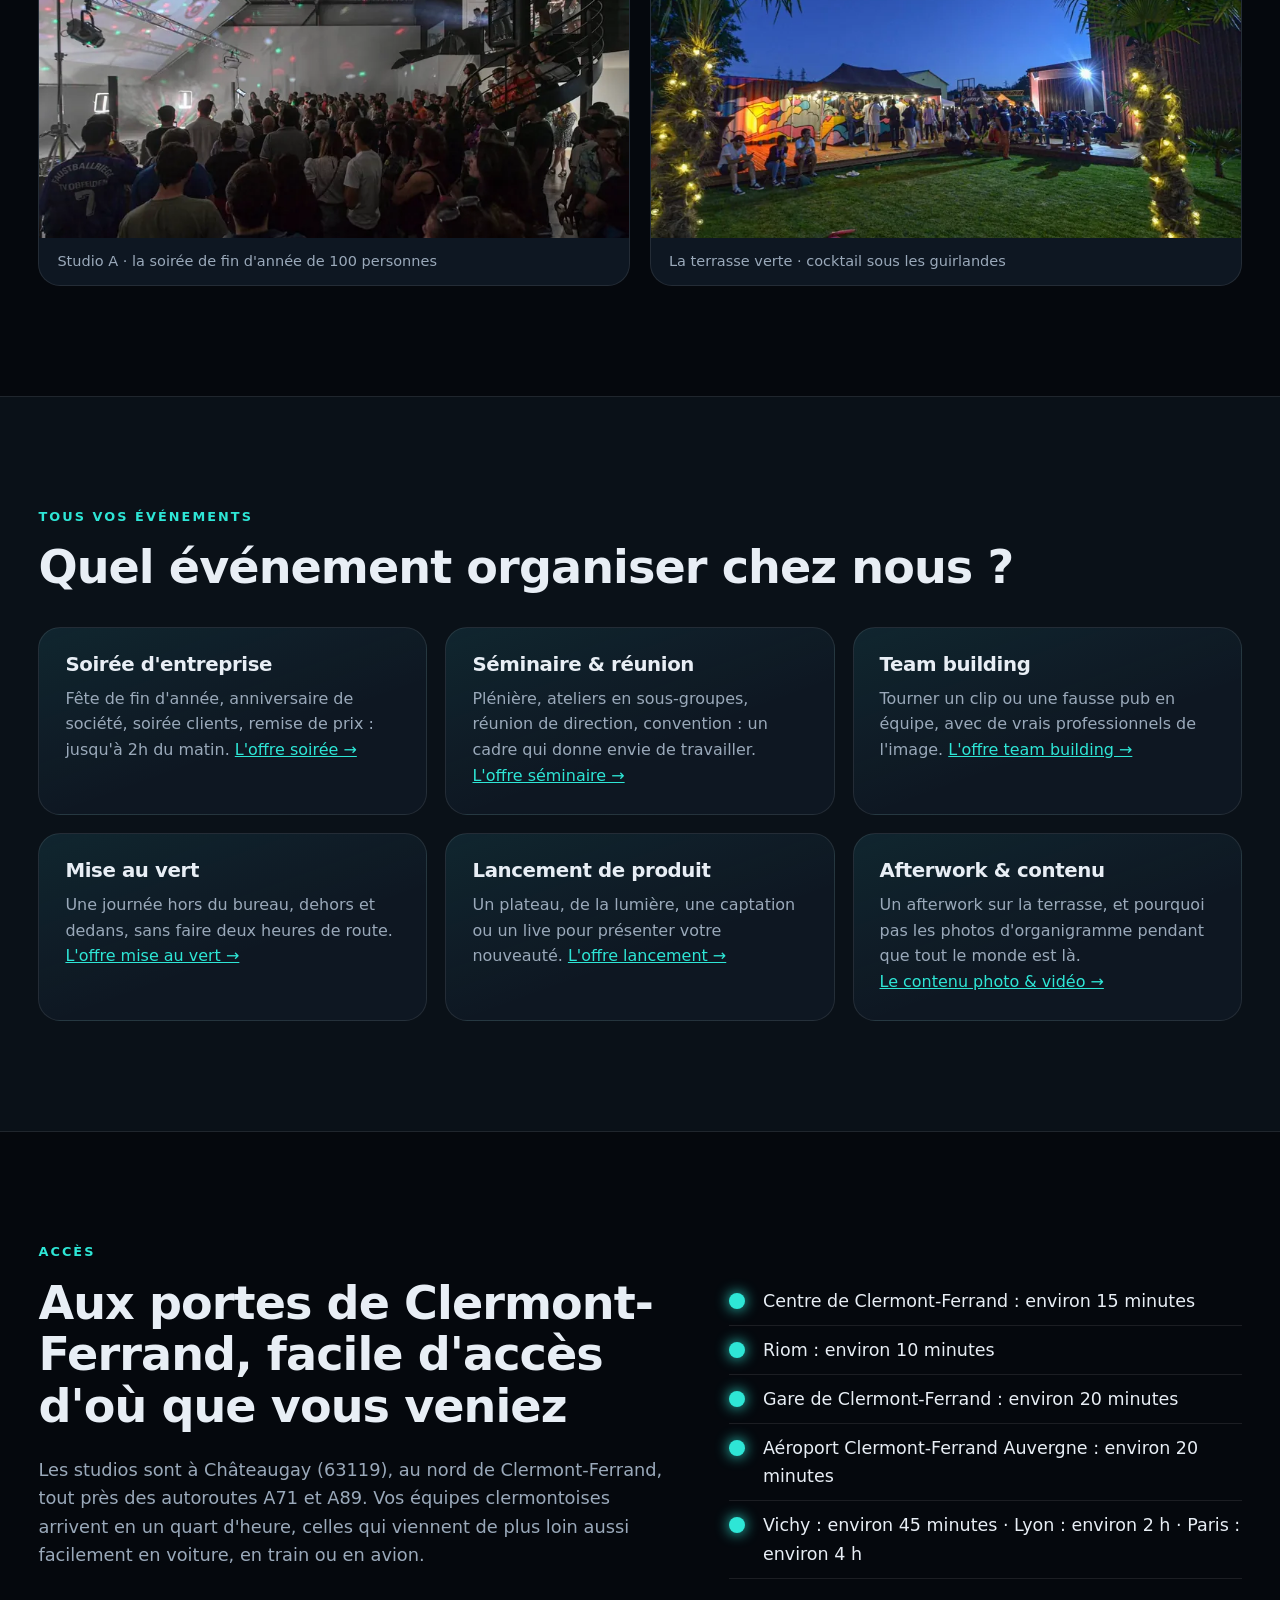
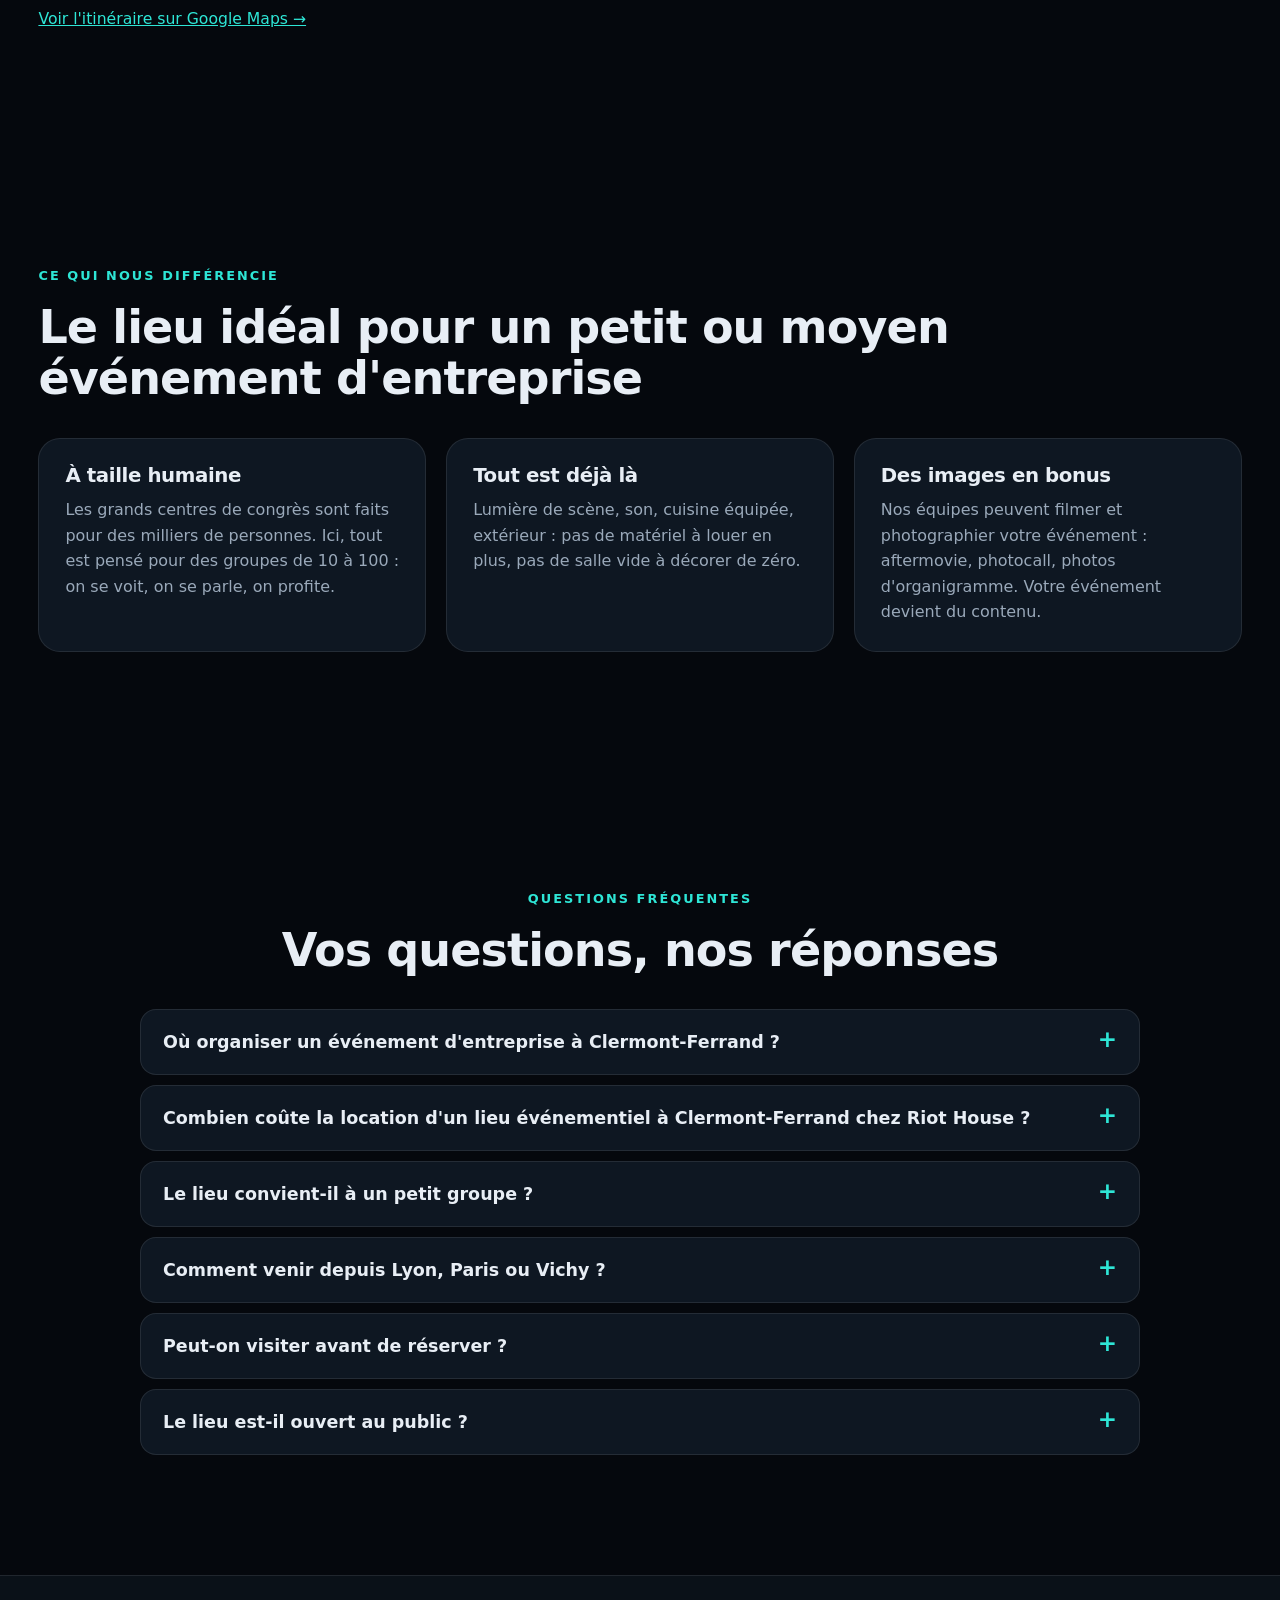
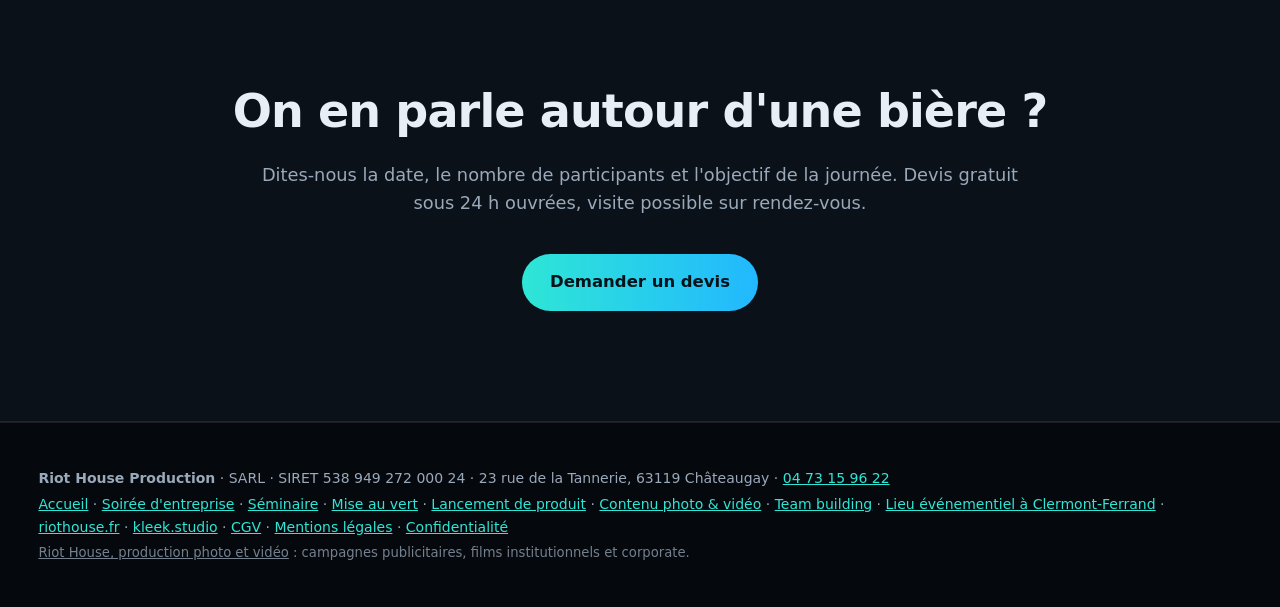
<file: lieu-evenementiel-clermont-ferrand/index.html>
<!doctype html>
<html lang="fr">
<head>
<meta charset="utf-8">
<meta name="viewport" content="width=device-width, initial-scale=1">
<title>Lieu événementiel atypique à Clermont-Ferrand | Riot House Event</title>
<meta name="description" content="Lieu événementiel atypique pour entreprises à Clermont-Ferrand : 2 studios, terrasse et parvis, de 10 à 100 personnes. Soirée, séminaire, team building. Dès 390 € HT.">
<meta name="robots" content="index, follow, max-image-preview:large">
<link rel="canonical" href="https://event.riothouse.fr/lieu-evenementiel-clermont-ferrand/">
<meta name="theme-color" content="#05080d">
<meta property="og:type" content="website">
<meta property="og:locale" content="fr_FR">
<meta property="og:site_name" content="Riot House Event">
<meta property="og:title" content="Lieu événementiel atypique à Clermont-Ferrand | Riot House Event">
<meta property="og:description" content="Lieu événementiel atypique pour entreprises à Clermont-Ferrand : 2 studios, terrasse et parvis, de 10 à 100 personnes. Soirée, séminaire, team building. Dès 390 € HT.">
<meta property="og:url" content="https://event.riothouse.fr/lieu-evenementiel-clermont-ferrand/">
<meta property="og:image" content="https://event.riothouse.fr/assets/og-image.png">
<meta name="twitter:card" content="summary_large_image">
<link rel="icon" type="image/svg+xml" href="/assets/favicon.svg">
<link rel="stylesheet" href="/assets/style.css?v=709c5479">
<script>document.documentElement.classList.add("js");setTimeout(function(){if(!document.documentElement.dataset.fx)document.documentElement.classList.remove("js")},3000)</script>
<script type="application/ld+json">
{
 "@context": "https://schema.org",
 "@graph": [
  {
   "@type": "Service",
   "name": "Location de lieu événementiel pour entreprises",
   "description": "Location de studios, terrasse et parvis pour événements d'entreprise (soirées, séminaires, team building, lancements) à Châteaugay, aux portes de Clermont-Ferrand.",
   "provider": {
    "@id": "https://event.riothouse.fr/#venue"
   },
   "areaServed": [
    "Clermont-Ferrand",
    "Puy-de-Dôme",
    "Auvergne"
   ],
   "url": "https://event.riothouse.fr/lieu-evenementiel-clermont-ferrand/",
   "audience": {
    "@type": "BusinessAudience",
    "name": "Entreprises, comités de direction, équipes"
   }
  },
  {
   "@type": "BreadcrumbList",
   "itemListElement": [
    {
     "@type": "ListItem",
     "position": 1,
     "name": "Riot House Event",
     "item": "https://event.riothouse.fr/"
    },
    {
     "@type": "ListItem",
     "position": 2,
     "name": "Lieu événementiel à Clermont-Ferrand",
     "item": "https://event.riothouse.fr/lieu-evenementiel-clermont-ferrand/"
    }
   ]
  },
  {
   "@type": "FAQPage",
   "mainEntity": [
    {
     "@type": "Question",
     "name": "Où organiser un événement d'entreprise à Clermont-Ferrand ?",
     "acceptedAnswer": {
      "@type": "Answer",
      "text": "Riot House loue deux studios de production (150 et 300 m²), une terrasse verte et un parvis à Châteaugay, à environ 15 minutes du centre de Clermont-Ferrand. Le lieu accueille soirées d'entreprise, séminaires, team building, mises au vert et lancements de produit, de 10 à 100 personnes."
     }
    },
    {
     "@type": "Question",
     "name": "Combien coûte la location d'un lieu événementiel à Clermont-Ferrand chez Riot House ?",
     "acceptedAnswer": {
      "@type": "Answer",
      "text": "À partir de 390 € HT la demi-journée pour le studio B et 520 € HT pour le studio A, ménage inclus. En journée, 590 € HT et 790 € HT. En soirée (16h–minuit, prolongeable jusqu'à 2h), 850 € HT et 990 € HT, ménage et technicien inclus. L'extérieur est à 200 € HT."
     }
    },
    {
     "@type": "Question",
     "name": "Le lieu convient-il à un petit groupe ?",
     "acceptedAnswer": {
      "@type": "Answer",
      "text": "Oui. On peut louer un seul studio, en demi-journée, pour une équipe de 10 à 30 personnes. Le studio B et sa salle de réunion sont parfaits pour un comité de direction ou un atelier."
     }
    },
    {
     "@type": "Question",
     "name": "Comment venir depuis Lyon, Paris ou Vichy ?",
     "acceptedAnswer": {
      "@type": "Answer",
      "text": "Les studios sont à Châteaugay, près des autoroutes A71 et A89 : environ 2 h depuis Lyon, 4 h depuis Paris et 45 minutes depuis Vichy en voiture. La gare et l'aéroport de Clermont-Ferrand sont à environ 20 minutes."
     }
    },
    {
     "@type": "Question",
     "name": "Peut-on visiter avant de réserver ?",
     "acceptedAnswer": {
      "@type": "Answer",
      "text": "Oui, sur rendez-vous. Écrivez-nous ou appelez le 04 73 15 96 22 pour caler une visite."
     }
    },
    {
     "@type": "Question",
     "name": "Le lieu est-il ouvert au public ?",
     "acceptedAnswer": {
      "@type": "Answer",
      "text": "Non : Riot House accueille uniquement des événements privés (salariés, clients, partenaires), sans billetterie, jusqu'à 100 personnes."
     }
    }
   ]
  }
 ]
}
</script>
</head>
<body>
<a class="skip" href="#contenu">Aller au contenu</a>
<header class="nav" id="top">
  <a class="brand" href="/" aria-label="Riot House Event, accueil">
    <span class="logo" aria-hidden="true"></span>
    <span class="ev">event</span>
  </a>
  <nav aria-label="Navigation principale">
    <a href="/#espaces">Espaces</a>
    <a href="/contenu-photo-video/">Contenu photo &amp; vidéo</a>
    <a href="/soiree-entreprise/">Soirée</a>
    <a href="/seminaire/">Séminaire</a>
    <a href="/mise-au-vert/">Mise au vert</a>
    <a href="/#tarifs">Tarifs</a>
    <a class="btn btn-sm" href="/#contact?type=Soir%C3%A9e%20d%27entreprise">Demander un devis</a>
  </nav>
</header>
<main id="contenu">
<section class="page-hero ph-lieu-evenementiel-clermont-ferrand">
  <img src="/assets/photos/soiree-parvis-riot-house-1600.webp" srcset="/assets/photos/soiree-parvis-riot-house-800.webp 800w, /assets/photos/soiree-parvis-riot-house-1600.webp 1600w, /assets/photos/soiree-parvis-riot-house-2000.webp 2000w" sizes="100vw" width="2000" height="1329" alt="Parvis de Riot House pendant un événement d'entreprise, lieu événementiel à Clermont-Ferrand" fetchpriority="high">
  <div class="wrap">
    <p class="crumbs"><a href="/">Riot House Event</a> › Lieu événementiel à Clermont-Ferrand</p>
    <p class="eyebrow">Lieu événementiel · Clermont-Ferrand (63)</p>
    <h1>Un lieu événementiel atypique pour vos événements d'entreprise à Clermont-Ferrand</h1>
    <p class="lead">Deux studios de tournage, une terrasse verte et un parvis, à 15 minutes du centre de Clermont-Ferrand. Pour vos soirées, séminaires, team buildings et afterworks de 10 à 100 personnes, dans un lieu qui change vraiment.</p>
    <div class="cta-row"><a class="btn" href="/?type=Soir%C3%A9e%20d%27entreprise#contact">Demander un devis gratuit</a><a class="btn btn-ghost" href="/#tarifs">Voir les tarifs</a></div>
  </div>
</section>
<section class="wrap section">
  <p class="eyebrow">Un lieu qui change</p>
  <h2>Pas une salle des fêtes, pas une salle d'hôtel : un vrai studio de production</h2>
  <p class="sub left">Vous cherchez où organiser un événement d'entreprise à Clermont-Ferrand, pour 10 ou pour 100 personnes, dans un endroit qui surprend vos équipes ? Riot House est une société de production photo et vidéo. Ses deux studios de tournage, sa terrasse verte et son parvis se louent aux entreprises, avec la lumière de scène, le son et l'âme d'un plateau déjà en place.</p>
  <ul class="three">
    <li><h3>450 m² modulables</h3><p>Le studio A (300 m², cyclorama blanc, 6 m de haut) et le studio B (150 m², tout noir), seuls ou ensemble, plus une terrasse verte et un parvis.</p></li>
    <li><h3>De 10 à 100 personnes</h3><p>Une réunion de direction, une équipe de 30, une soirée de 100 invités : on adapte les espaces à votre groupe pour que le lieu ne paraisse jamais vide.</p></li>
    <li><h3>Des prix publics</h3><p>Dès 390 € HT la demi-journée, ménage inclus. En soirée, ménage et technicien inclus. Vous estimez votre budget en ligne, le devis ferme arrive sous 24 h ouvrées.</p></li>
  </ul>
  <div class="photo-row">
    <figure><img src="/assets/photos/soiree-studio-a-dancefloor-1600.webp" srcset="/assets/photos/soiree-studio-a-dancefloor-800.webp 800w, /assets/photos/soiree-studio-a-dancefloor-1600.webp 1600w, /assets/photos/soiree-studio-a-dancefloor-2000.webp 2000w" sizes="(max-width:900px) 100vw, 540px" width="2000" height="1333" alt="Soirée d'entreprise dans le studio A de Riot House, lieu événementiel près de Clermont-Ferrand" loading="lazy" decoding="async"><figcaption>Studio A · la soirée de fin d'année de 100 personnes</figcaption></figure>
    <figure><img src="/assets/photos/soiree-terrasse-nuit-1600.webp" srcset="/assets/photos/soiree-terrasse-nuit-800.webp 800w, /assets/photos/soiree-terrasse-nuit-1600.webp 1600w, /assets/photos/soiree-terrasse-nuit-2000.webp 2000w" sizes="(max-width:900px) 100vw, 540px" width="2000" height="1408" alt="Terrasse verte de Riot House de nuit, lieu événementiel atypique à Clermont-Ferrand" loading="lazy" decoding="async"><figcaption>La terrasse verte · cocktail sous les guirlandes</figcaption></figure>
  </div>
</section>

<section class="band">
  <div class="wrap section">
    <p class="eyebrow">Tous vos événements</p>
    <h2>Quel événement organiser chez nous ?</h2>
    <ul class="uses">
      <li><h3><a href="/soiree-entreprise/">Soirée d'entreprise</a></h3><p>Fête de fin d'année, anniversaire de société, soirée clients, remise de prix : jusqu'à 2h du matin. <a href="/soiree-entreprise/">L'offre soirée →</a></p></li>
      <li><h3><a href="/seminaire/">Séminaire &amp; réunion</a></h3><p>Plénière, ateliers en sous-groupes, réunion de direction, convention : un cadre qui donne envie de travailler. <a href="/seminaire/">L'offre séminaire →</a></p></li>
      <li><h3><a href="/team-building-clermont-ferrand/">Team building</a></h3><p>Tourner un clip ou une fausse pub en équipe, avec de vrais professionnels de l'image. <a href="/team-building-clermont-ferrand/">L'offre team building →</a></p></li>
      <li><h3><a href="/mise-au-vert/">Mise au vert</a></h3><p>Une journée hors du bureau, dehors et dedans, sans faire deux heures de route. <a href="/mise-au-vert/">L'offre mise au vert →</a></p></li>
      <li><h3><a href="/lancement-produit/">Lancement de produit</a></h3><p>Un plateau, de la lumière, une captation ou un live pour présenter votre nouveauté. <a href="/lancement-produit/">L'offre lancement →</a></p></li>
      <li><h3><a href="/contenu-photo-video/">Afterwork &amp; contenu</a></h3><p>Un afterwork sur la terrasse, et pourquoi pas les photos d'organigramme pendant que tout le monde est là. <a href="/contenu-photo-video/">Le contenu photo &amp; vidéo →</a></p></li>
    </ul>
  </div>
</section>

<section class="wrap section content-split" id="acces">
  <div>
    <p class="eyebrow">Accès</p>
    <h2>Aux portes de Clermont-Ferrand, facile d'accès d'où que vous veniez</h2>
    <p class="sub left">Les studios sont à Châteaugay (63119), au nord de Clermont-Ferrand, tout près des autoroutes A71 et A89. Vos équipes clermontoises arrivent en un quart d'heure, celles qui viennent de plus loin aussi facilement en voiture, en train ou en avion.</p>
    <p class="more"><a href="https://www.google.com/maps/search/?api=1&amp;query=Riot+House+23+rue+de+la+Tannerie+63119+Ch%C3%A2teaugay" rel="noopener">Voir l'itinéraire sur Google Maps →</a></p>
  </div>
  <div>
    <ul class="ticks">
      <li>Centre de Clermont-Ferrand : environ 15 minutes</li>
      <li>Riom : environ 10 minutes</li>
      <li>Gare de Clermont-Ferrand : environ 20 minutes</li>
      <li>Aéroport Clermont-Ferrand Auvergne : environ 20 minutes</li>
      <li>Vichy : environ 45 minutes · Lyon : environ 2 h · Paris : environ 4 h</li>
    </ul>
  </div>
</section>

<section class="wrap section">
  <p class="eyebrow">Ce qui nous différencie</p>
  <h2>Le lieu idéal pour un petit ou moyen événement d'entreprise</h2>
  <ul class="three">
    <li><h3>À taille humaine</h3><p>Les grands centres de congrès sont faits pour des milliers de personnes. Ici, tout est pensé pour des groupes de 10 à 100 : on se voit, on se parle, on profite.</p></li>
    <li><h3>Tout est déjà là</h3><p>Lumière de scène, son, cuisine équipée, extérieur : pas de matériel à louer en plus, pas de salle vide à décorer de zéro.</p></li>
    <li><h3>Des images en bonus</h3><p>Nos équipes peuvent filmer et photographier votre événement : aftermovie, photocall, photos d'organigramme. Votre événement devient du contenu.</p></li>
  </ul>
</section>
<section class="wrap section" id="faq">
  <p class="eyebrow">Questions fréquentes</p>
  <h2>Vos questions, nos réponses</h2>
  <div class="faq">
    <details><summary>Où organiser un événement d'entreprise à Clermont-Ferrand ?</summary><p>Riot House loue deux studios de production (150 et 300 m²), une terrasse verte et un parvis à Châteaugay, à environ 15 minutes du centre de Clermont-Ferrand. Le lieu accueille soirées d'entreprise, séminaires, team building, mises au vert et lancements de produit, de 10 à 100 personnes.</p></details>
    <details><summary>Combien coûte la location d'un lieu événementiel à Clermont-Ferrand chez Riot House ?</summary><p>À partir de 390 € HT la demi-journée pour le studio B et 520 € HT pour le studio A, ménage inclus. En journée, 590 € HT et 790 € HT. En soirée (16h–minuit, prolongeable jusqu'à 2h), 850 € HT et 990 € HT, ménage et technicien inclus. L'extérieur est à 200 € HT.</p></details>
    <details><summary>Le lieu convient-il à un petit groupe ?</summary><p>Oui. On peut louer un seul studio, en demi-journée, pour une équipe de 10 à 30 personnes. Le studio B et sa salle de réunion sont parfaits pour un comité de direction ou un atelier.</p></details>
    <details><summary>Comment venir depuis Lyon, Paris ou Vichy ?</summary><p>Les studios sont à Châteaugay, près des autoroutes A71 et A89 : environ 2 h depuis Lyon, 4 h depuis Paris et 45 minutes depuis Vichy en voiture. La gare et l'aéroport de Clermont-Ferrand sont à environ 20 minutes.</p></details>
    <details><summary>Peut-on visiter avant de réserver ?</summary><p>Oui, sur rendez-vous. Écrivez-nous ou appelez le 04 73 15 96 22 pour caler une visite.</p></details>
    <details><summary>Le lieu est-il ouvert au public ?</summary><p>Non : Riot House accueille uniquement des événements privés (salariés, clients, partenaires), sans billetterie, jusqu'à 100 personnes.</p></details>
  </div>
</section>
<section class="band cta-band">
  <div class="wrap section">
    <h2>On en parle autour d'une bière&nbsp;?</h2>
    <p class="sub">Dites-nous la date, le nombre de participants et l'objectif de la journée. Devis gratuit sous 24 h ouvrées, visite possible sur rendez-vous.</p>
    <a class="btn" href="/?type=Soir%C3%A9e%20d%27entreprise#contact">Demander un devis</a>
  </div>
</section>
</main>
<footer class="footer">
  <div class="wrap">
    <p><strong>Riot House Production</strong> · SARL · SIRET 538 949 272 000 24 · 23 rue de la Tannerie, 63119 Châteaugay · <a href="tel:+33473159622">04 73 15 96 22</a></p>
    <p><a href="/">Accueil</a> · <a href="/soiree-entreprise/">Soirée d'entreprise</a> · <a href="/seminaire/">Séminaire</a> · <a href="/mise-au-vert/">Mise au vert</a> · <a href="/lancement-produit/">Lancement de produit</a> · <a href="/contenu-photo-video/">Contenu photo &amp; vidéo</a> · <a href="/team-building-clermont-ferrand/">Team building</a> · <a href="/lieu-evenementiel-clermont-ferrand/">Lieu événementiel à Clermont-Ferrand</a> · <a href="https://www.riothouse.fr/">riothouse.fr</a> · <a href="https://kleek.studio/">kleek.studio</a> · <a href="https://www.riothouse.fr/app/uploads/2019/03/riot-house-cgv.pdf">CGV</a> · <a href="/mentions-legales/">Mentions légales</a> · <a href="/confidentialite/">Confidentialité</a> <span class="manage-cookies">· <a href="#">Gérer les cookies</a></span></p>
    <p class="sister"><a href="https://www.riothouse.fr/">Riot House, production photo et vidéo</a> : campagnes publicitaires, films institutionnels et corporate.</p>
  </div>
</footer>
<script src="/assets/ads.js?v=b9494e42" defer></script>
<script src="/assets/fx.js?v=851ea6b1" defer></script>
<script src="/assets/cinema.js?v=e68865a1" defer></script>
</body>
</html>
</file>
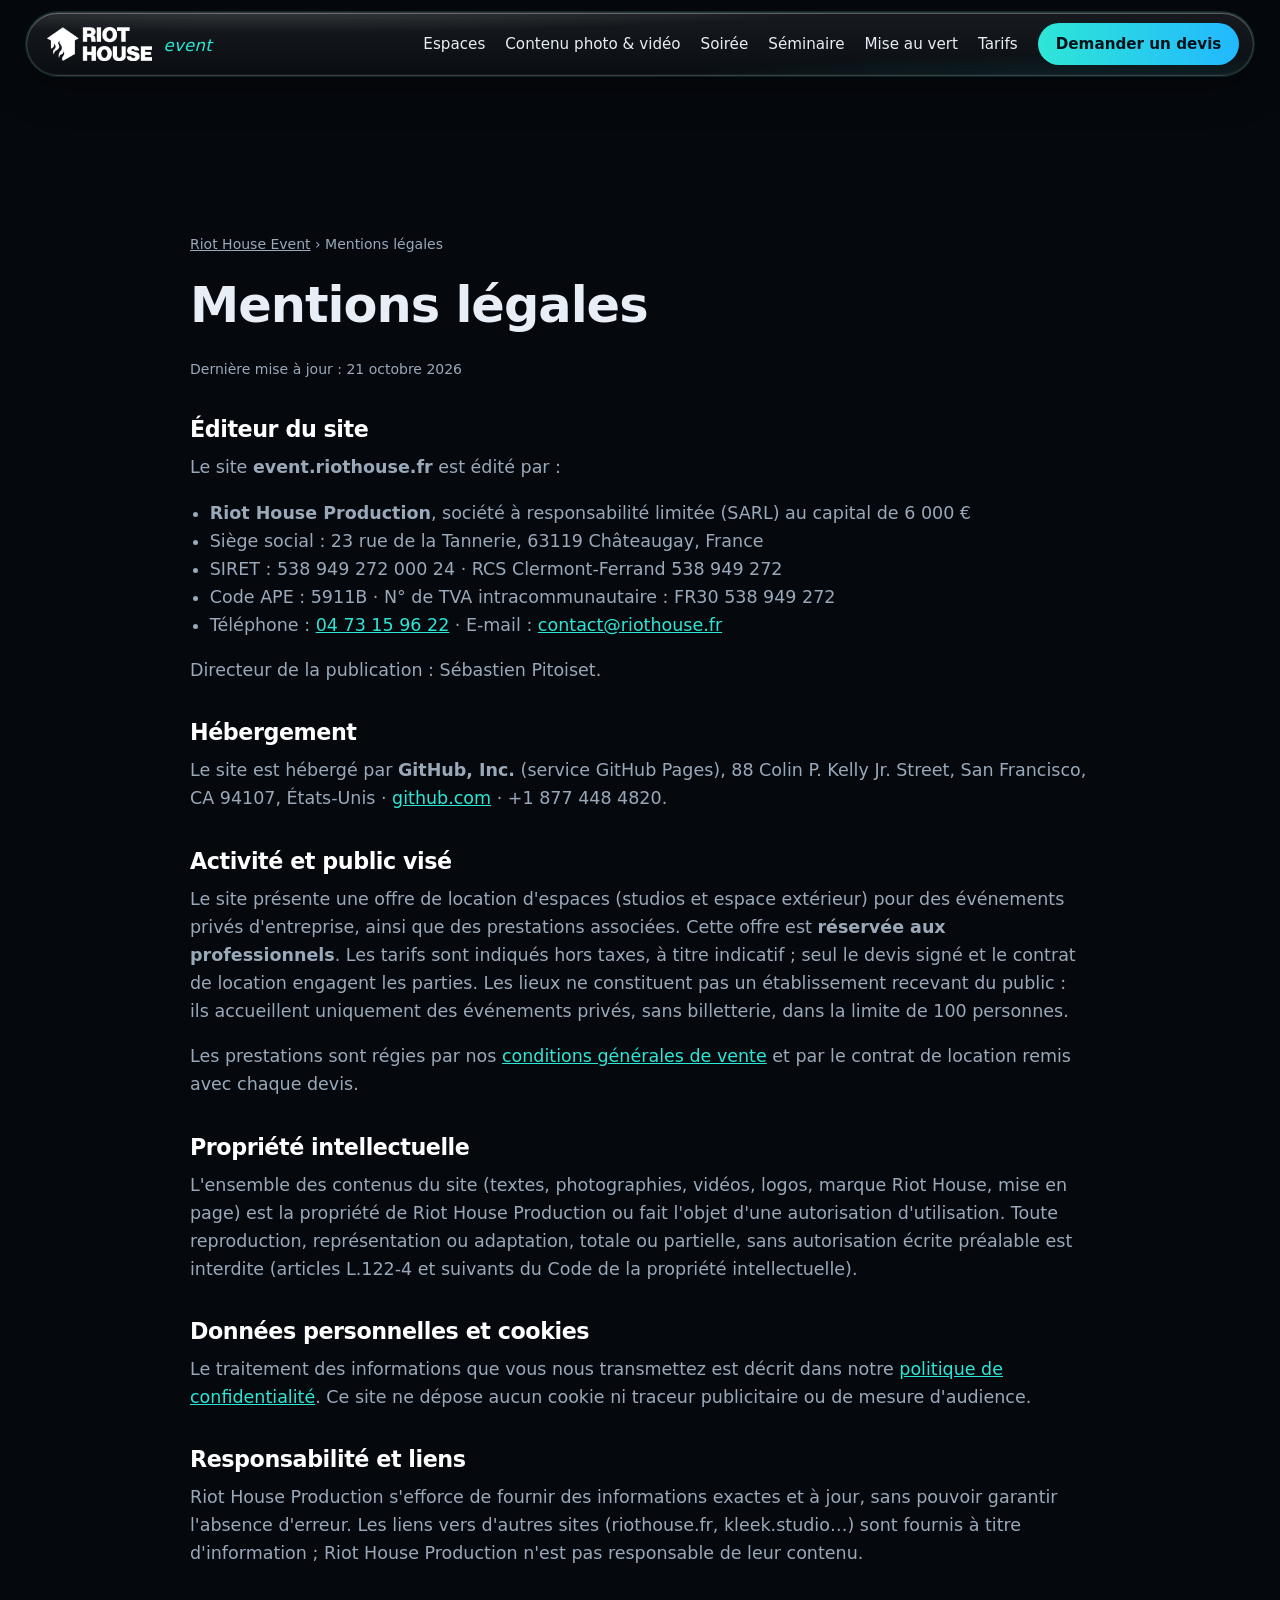
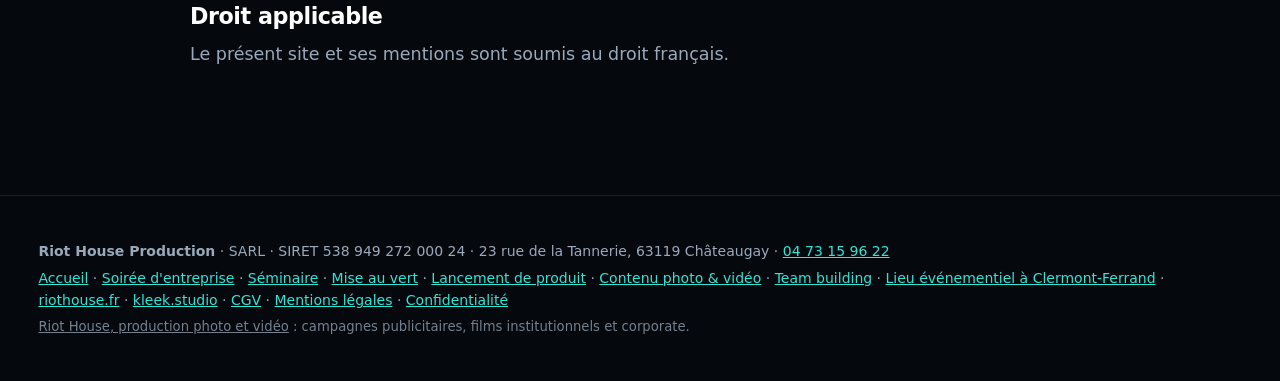
<file: mentions-legales/index.html>
<!doctype html>
<html lang="fr">
<head>
<meta charset="utf-8">
<meta name="viewport" content="width=device-width, initial-scale=1">
<title>Mentions légales | Riot House Event</title>
<meta name="description" content="Mentions légales du site event.riothouse.fr : éditeur Riot House Production (SARL), hébergeur, propriété intellectuelle et conditions d'utilisation.">
<meta name="robots" content="index, follow, max-image-preview:large">
<link rel="canonical" href="https://event.riothouse.fr/mentions-legales/">
<meta name="theme-color" content="#05080d">
<meta property="og:type" content="website">
<meta property="og:locale" content="fr_FR">
<meta property="og:site_name" content="Riot House Event">
<meta property="og:title" content="Mentions légales | Riot House Event">
<meta property="og:description" content="Mentions légales du site event.riothouse.fr : éditeur Riot House Production (SARL), hébergeur, propriété intellectuelle et conditions d'utilisation.">
<meta property="og:url" content="https://event.riothouse.fr/mentions-legales/">
<meta property="og:image" content="https://event.riothouse.fr/assets/og-image.png">
<meta name="twitter:card" content="summary_large_image">
<link rel="icon" type="image/svg+xml" href="/assets/favicon.svg">
<link rel="stylesheet" href="/assets/style.css?v=709c5479">
<script>document.documentElement.classList.add("js");setTimeout(function(){if(!document.documentElement.dataset.fx)document.documentElement.classList.remove("js")},3000)</script>
<script type="application/ld+json">
{
 "@context": "https://schema.org",
 "@type": "BreadcrumbList",
 "itemListElement": [
  {
   "@type": "ListItem",
   "position": 1,
   "name": "Riot House Event",
   "item": "https://event.riothouse.fr/"
  },
  {
   "@type": "ListItem",
   "position": 2,
   "name": "Mentions légales",
   "item": "https://event.riothouse.fr/mentions-legales/"
  }
 ]
}
</script>
</head>
<body>
<a class="skip" href="#contenu">Aller au contenu</a>
<header class="nav" id="top">
  <a class="brand" href="/" aria-label="Riot House Event, accueil">
    <span class="logo" aria-hidden="true"></span>
    <span class="ev">event</span>
  </a>
  <nav aria-label="Navigation principale">
    <a href="/#espaces">Espaces</a>
    <a href="/contenu-photo-video/">Contenu photo &amp; vidéo</a>
    <a href="/soiree-entreprise/">Soirée</a>
    <a href="/seminaire/">Séminaire</a>
    <a href="/mise-au-vert/">Mise au vert</a>
    <a href="/#tarifs">Tarifs</a>
    <a class="btn btn-sm" href="/#contact?type=Soir%C3%A9e%20d%27entreprise">Demander un devis</a>
  </nav>
</header>
<main id="contenu">
<section class="wrap section legal">
  <p class="crumbs"><a href="/">Riot House Event</a> › Mentions légales</p>
  <h1>Mentions légales</h1>
  <p class="updated">Dernière mise à jour : 21 octobre 2026</p>

  <h2>Éditeur du site</h2>
  <p>Le site <strong>event.riothouse.fr</strong> est édité par :</p>
  <ul>
    <li><strong>Riot House Production</strong>, société à responsabilité limitée (SARL) au capital de 6 000 €</li>
    <li>Siège social : 23 rue de la Tannerie, 63119 Châteaugay, France</li>
    <li>SIRET : 538 949 272 000 24 · RCS Clermont-Ferrand 538 949 272</li>
    <li>Code APE : 5911B · N° de TVA intracommunautaire : FR30 538 949 272</li>
    <li>Téléphone : <a href="tel:+33473159622">04 73 15 96 22</a> · E-mail : <a href="mailto:contact@riothouse.fr">contact@riothouse.fr</a></li>
  </ul>
  <p>Directeur de la publication : Sébastien Pitoiset.</p>

  <h2>Hébergement</h2>
  <p>Le site est hébergé par <strong>GitHub, Inc.</strong> (service GitHub Pages), 88 Colin P. Kelly Jr. Street, San Francisco, CA 94107, États-Unis · <a href="https://github.com">github.com</a> · +1 877 448 4820.</p>

  <h2>Activité et public visé</h2>
  <p>Le site présente une offre de location d'espaces (studios et espace extérieur) pour des événements privés d'entreprise, ainsi que des prestations associées. Cette offre est <strong>réservée aux professionnels</strong>. Les tarifs sont indiqués hors taxes, à titre indicatif ; seul le devis signé et le contrat de location engagent les parties. Les lieux ne constituent pas un établissement recevant du public : ils accueillent uniquement des événements privés, sans billetterie, dans la limite de 100 personnes.</p>
  <p>Les prestations sont régies par nos <a href="https://www.riothouse.fr/app/uploads/2019/03/riot-house-cgv.pdf">conditions générales de vente</a> et par le contrat de location remis avec chaque devis.</p>

  <h2>Propriété intellectuelle</h2>
  <p>L'ensemble des contenus du site (textes, photographies, vidéos, logos, marque Riot House, mise en page) est la propriété de Riot House Production ou fait l'objet d'une autorisation d'utilisation. Toute reproduction, représentation ou adaptation, totale ou partielle, sans autorisation écrite préalable est interdite (articles L.122-4 et suivants du Code de la propriété intellectuelle).</p>

  <h2>Données personnelles et cookies</h2>
  <p>Le traitement des informations que vous nous transmettez est décrit dans notre <a href="/confidentialite/">politique de confidentialité</a>. Ce site ne dépose aucun cookie ni traceur publicitaire ou de mesure d'audience.</p>

  <h2>Responsabilité et liens</h2>
  <p>Riot House Production s'efforce de fournir des informations exactes et à jour, sans pouvoir garantir l'absence d'erreur. Les liens vers d'autres sites (riothouse.fr, kleek.studio…) sont fournis à titre d'information ; Riot House Production n'est pas responsable de leur contenu.</p>

  <h2>Droit applicable</h2>
  <p>Le présent site et ses mentions sont soumis au droit français.</p>
</section>
</main>
<footer class="footer">
  <div class="wrap">
    <p><strong>Riot House Production</strong> · SARL · SIRET 538 949 272 000 24 · 23 rue de la Tannerie, 63119 Châteaugay · <a href="tel:+33473159622">04 73 15 96 22</a></p>
    <p><a href="/">Accueil</a> · <a href="/soiree-entreprise/">Soirée d'entreprise</a> · <a href="/seminaire/">Séminaire</a> · <a href="/mise-au-vert/">Mise au vert</a> · <a href="/lancement-produit/">Lancement de produit</a> · <a href="/contenu-photo-video/">Contenu photo &amp; vidéo</a> · <a href="/team-building-clermont-ferrand/">Team building</a> · <a href="/lieu-evenementiel-clermont-ferrand/">Lieu événementiel à Clermont-Ferrand</a> · <a href="https://www.riothouse.fr/">riothouse.fr</a> · <a href="https://kleek.studio/">kleek.studio</a> · <a href="https://www.riothouse.fr/app/uploads/2019/03/riot-house-cgv.pdf">CGV</a> · <a href="/mentions-legales/">Mentions légales</a> · <a href="/confidentialite/">Confidentialité</a> <span class="manage-cookies">· <a href="#">Gérer les cookies</a></span></p>
    <p class="sister"><a href="https://www.riothouse.fr/">Riot House, production photo et vidéo</a> : campagnes publicitaires, films institutionnels et corporate.</p>
  </div>
</footer>
<script src="/assets/ads.js?v=b9494e42" defer></script>
<script src="/assets/fx.js?v=851ea6b1" defer></script>
<script src="/assets/cinema.js?v=e68865a1" defer></script>
</body>
</html>
</file>
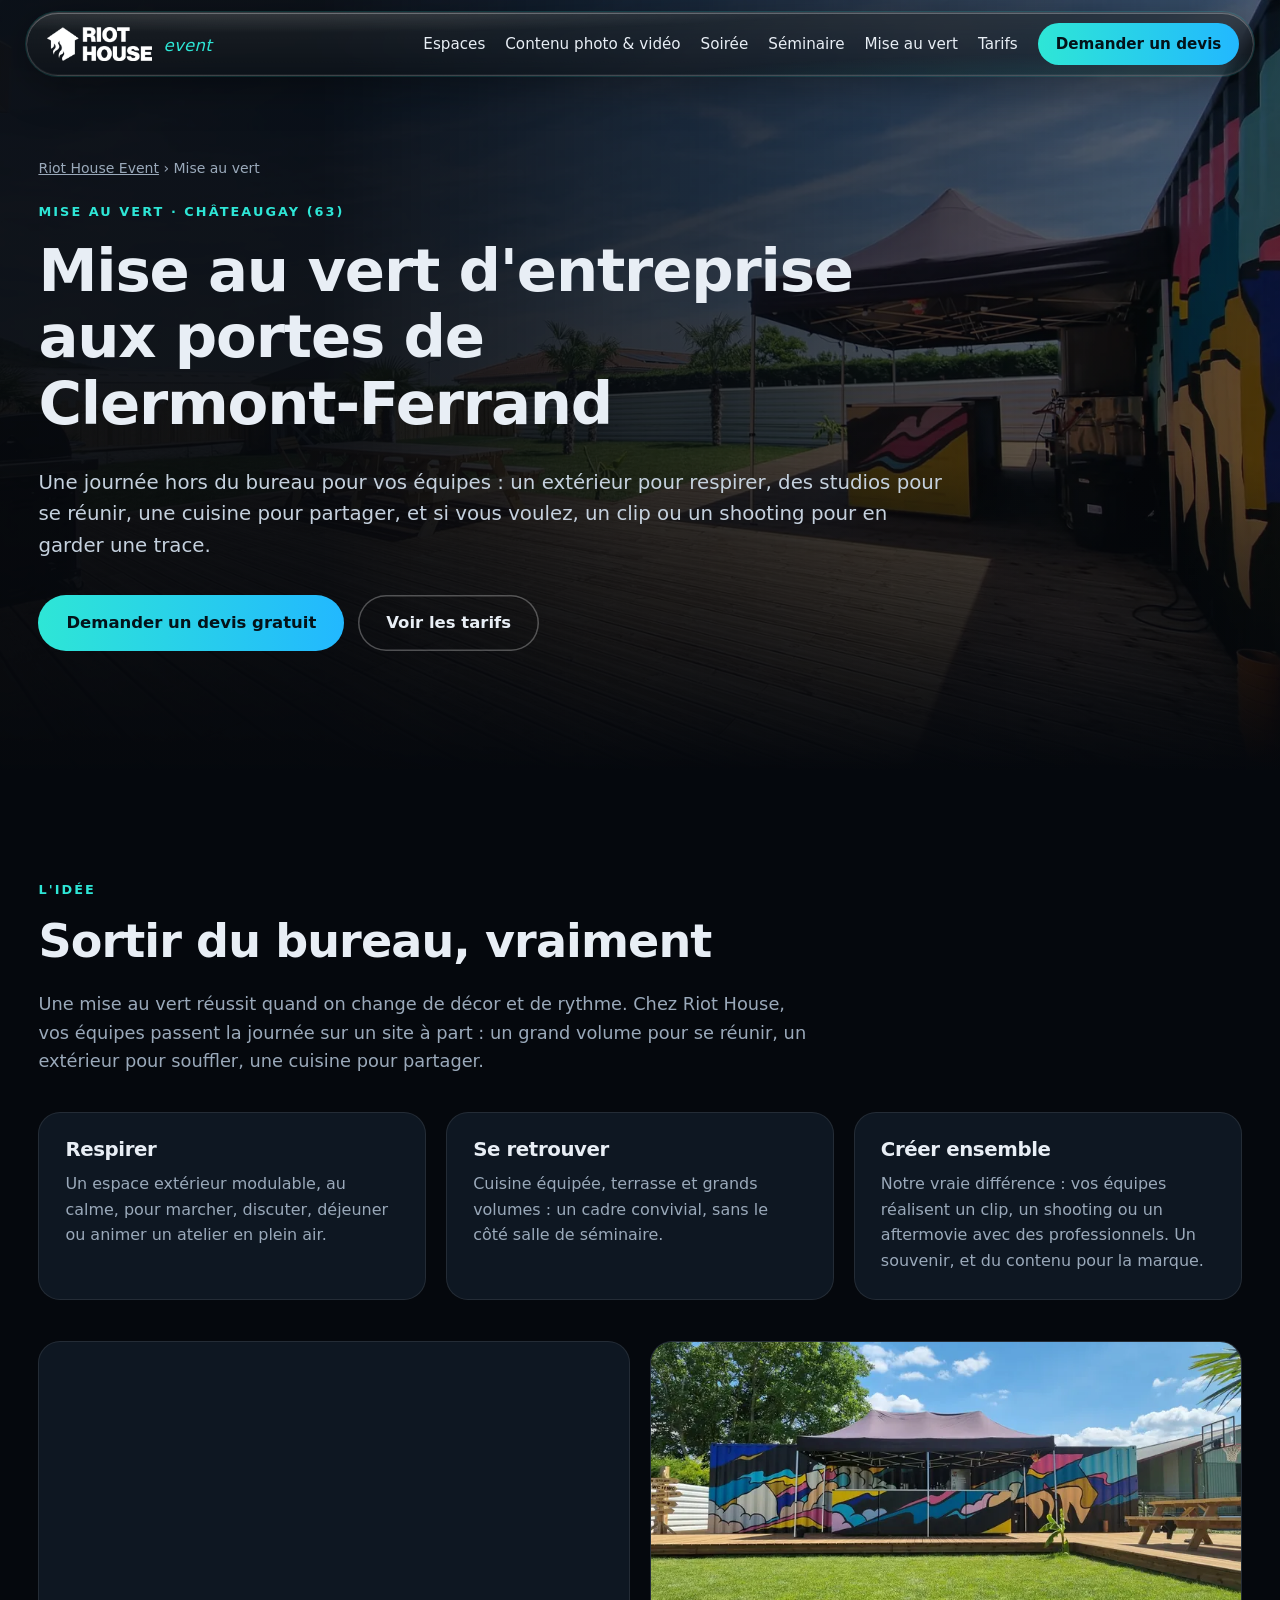
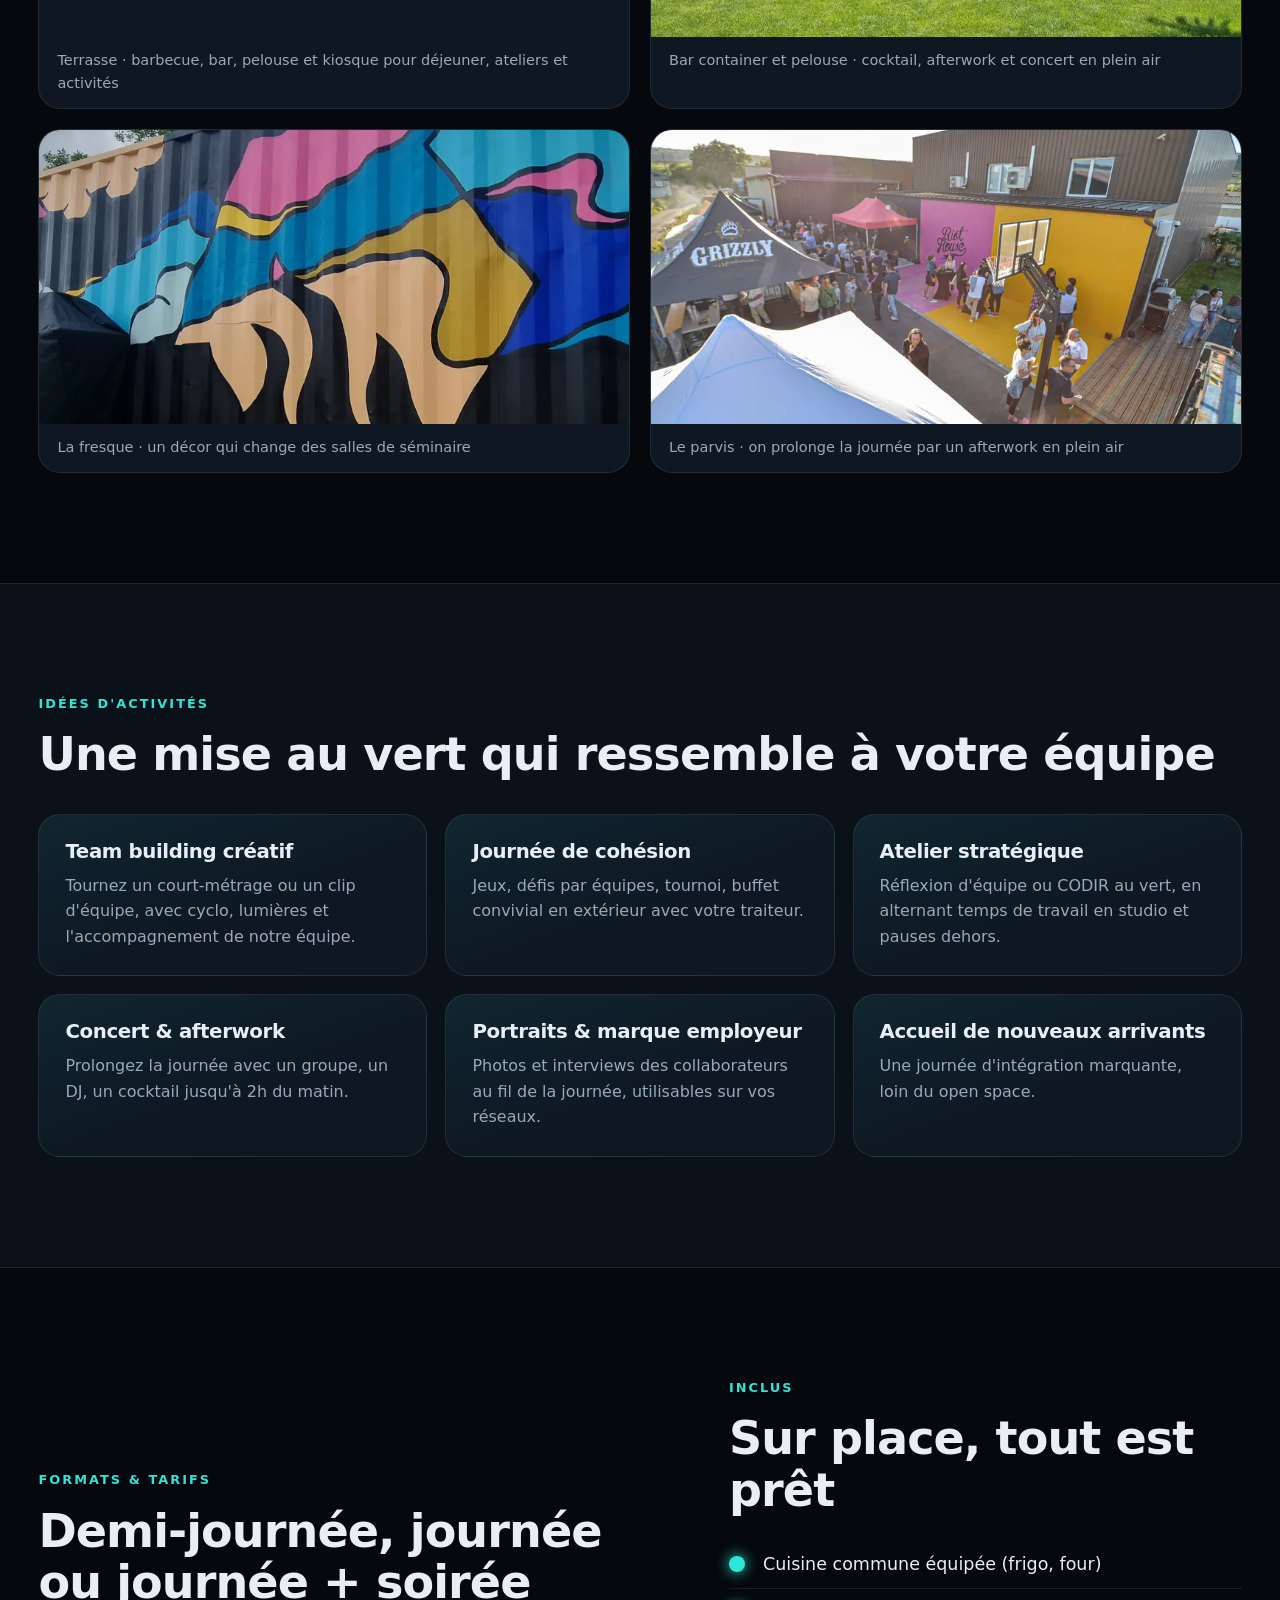
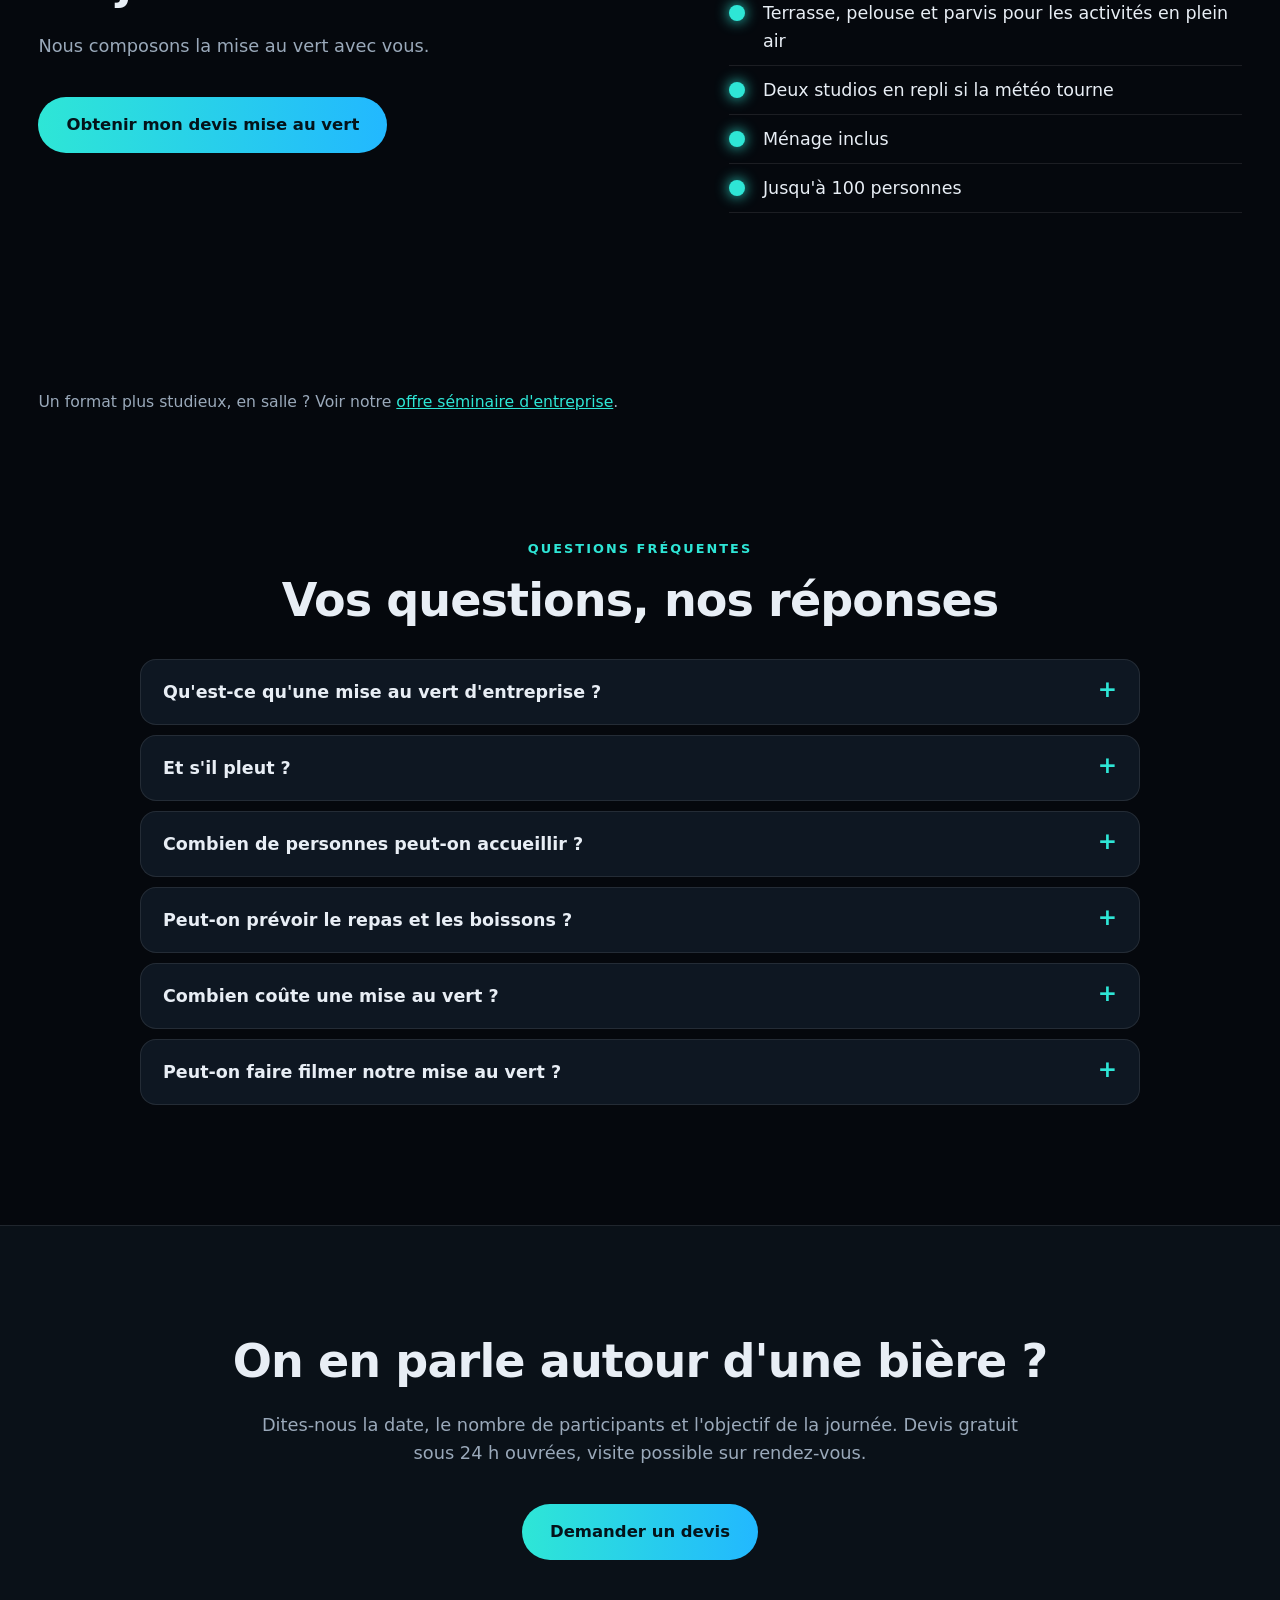
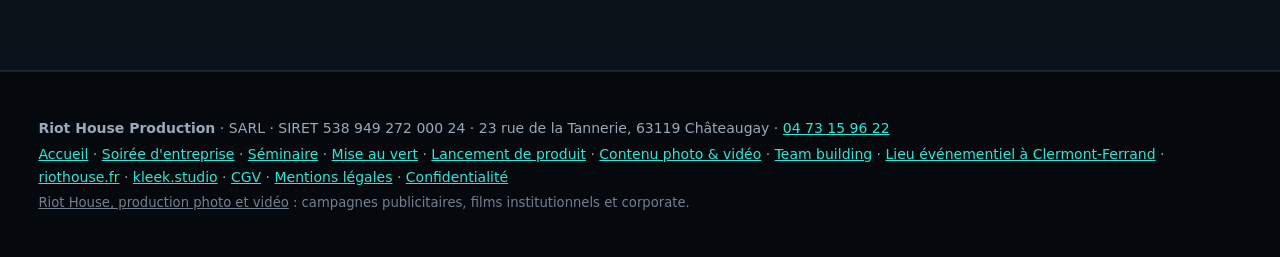
<file: mise-au-vert/index.html>
<!doctype html>
<html lang="fr">
<head>
<meta charset="utf-8">
<meta name="viewport" content="width=device-width, initial-scale=1">
<title>Mise au vert d'entreprise près de Clermont-Ferrand | Riot House Event</title>
<meta name="description" content="Mise au vert d'entreprise près de Clermont-Ferrand : terrasse, pelouse, studios climatisés, cuisine équipée, team building et contenu vidéo. Devis gratuit.">
<meta name="robots" content="index, follow, max-image-preview:large">
<link rel="canonical" href="https://event.riothouse.fr/mise-au-vert/">
<meta name="theme-color" content="#05080d">
<meta property="og:type" content="website">
<meta property="og:locale" content="fr_FR">
<meta property="og:site_name" content="Riot House Event">
<meta property="og:title" content="Mise au vert d'entreprise près de Clermont-Ferrand | Riot House Event">
<meta property="og:description" content="Mise au vert d'entreprise près de Clermont-Ferrand : terrasse, pelouse, studios climatisés, cuisine équipée, team building et contenu vidéo. Devis gratuit.">
<meta property="og:url" content="https://event.riothouse.fr/mise-au-vert/">
<meta property="og:image" content="https://event.riothouse.fr/assets/og-image.png">
<meta name="twitter:card" content="summary_large_image">
<link rel="icon" type="image/svg+xml" href="/assets/favicon.svg">
<link rel="stylesheet" href="/assets/style.css?v=709c5479">
<script>document.documentElement.classList.add("js");setTimeout(function(){if(!document.documentElement.dataset.fx)document.documentElement.classList.remove("js")},3000)</script>
<script type="application/ld+json">
{
 "@context": "https://schema.org",
 "@graph": [
  {
   "@type": "Service",
   "name": "Mise au vert",
   "description": "Location d'espaces intérieurs et extérieurs pour mise au vert d'entreprise, team building et journées de cohésion, à Châteaugay près de Clermont-Ferrand.",
   "provider": {
    "@id": "https://event.riothouse.fr/#venue"
   },
   "areaServed": [
    "Clermont-Ferrand",
    "Puy-de-Dôme",
    "Auvergne"
   ],
   "url": "https://event.riothouse.fr/mise-au-vert/",
   "audience": {
    "@type": "BusinessAudience",
    "name": "Entreprises, comités de direction, équipes"
   }
  },
  {
   "@type": "BreadcrumbList",
   "itemListElement": [
    {
     "@type": "ListItem",
     "position": 1,
     "name": "Riot House Event",
     "item": "https://event.riothouse.fr/"
    },
    {
     "@type": "ListItem",
     "position": 2,
     "name": "Mise au vert",
     "item": "https://event.riothouse.fr/mise-au-vert/"
    }
   ]
  },
  {
   "@type": "FAQPage",
   "mainEntity": [
    {
     "@type": "Question",
     "name": "Qu'est-ce qu'une mise au vert d'entreprise ?",
     "acceptedAnswer": {
      "@type": "Answer",
      "text": "C'est une journée (ou demi-journée) organisée hors des locaux habituels pour réunir une équipe autour d'un projet, d'une stratégie ou simplement de la cohésion. Chez Riot House, elle combine des espaces de travail, un extérieur et des activités créatives."
     }
    },
    {
     "@type": "Question",
     "name": "Et s'il pleut ?",
     "acceptedAnswer": {
      "@type": "Answer",
      "text": "Les studios A et B sont entièrement climatisés et servent de repli confortable. Le programme se déroule alors à l'intérieur, sans perdre l'ambiance."
     }
    },
    {
     "@type": "Question",
     "name": "Combien de personnes peut-on accueillir ?",
     "acceptedAnswer": {
      "@type": "Answer",
      "text": "Jusqu'à 100 personnes, pour des événements privés réservés aux salariés, partenaires et invités."
     }
    },
    {
     "@type": "Question",
     "name": "Peut-on prévoir le repas et les boissons ?",
     "acceptedAnswer": {
      "@type": "Answer",
      "text": "Oui, avec votre traiteur, ou nous pouvons vous aider pour cette partie si besoin. Nous fournissons une cuisine équipée, et l'extérieur permet de déjeuner dehors. La vente d'alcool ou de nourriture au public est interdite sans licence."
     }
    },
    {
     "@type": "Question",
     "name": "Combien coûte une mise au vert ?",
     "acceptedAnswer": {
      "@type": "Answer",
      "text": "Le tarif dépend des espaces, de la durée et des options. Extérieur 200 € HT ; en demi-journée studio B 390 € HT et studio A 520 € HT ; en journée (9h–18h) 590 € HT et 790 € HT ; en soirée (16h–minuit, jusqu'à 2h du matin maximum, ménage inclus) 850 € HT et 990 € HT. Vous recevez un devis ferme et gratuit sous 24 h ouvrées."
     }
    },
    {
     "@type": "Question",
     "name": "Peut-on faire filmer notre mise au vert ?",
     "acceptedAnswer": {
      "@type": "Answer",
      "text": "Oui, c'est notre spécialité : captation vidéo, photos, interviews ou clip d'équipe réalisés par nos équipes de production, sur devis."
     }
    }
   ]
  }
 ]
}
</script>
</head>
<body>
<a class="skip" href="#contenu">Aller au contenu</a>
<header class="nav" id="top">
  <a class="brand" href="/" aria-label="Riot House Event, accueil">
    <span class="logo" aria-hidden="true"></span>
    <span class="ev">event</span>
  </a>
  <nav aria-label="Navigation principale">
    <a href="/#espaces">Espaces</a>
    <a href="/contenu-photo-video/">Contenu photo &amp; vidéo</a>
    <a href="/soiree-entreprise/">Soirée</a>
    <a href="/seminaire/">Séminaire</a>
    <a href="/mise-au-vert/">Mise au vert</a>
    <a href="/#tarifs">Tarifs</a>
    <a class="btn btn-sm" href="/#contact?type=Mise%20au%20vert">Demander un devis</a>
  </nav>
</header>
<main id="contenu">
<section class="page-hero ph-mise-au-vert">
  <img src="/assets/photos/terrasse-exterieure-barbecue-bar-1600.webp" srcset="/assets/photos/terrasse-exterieure-barbecue-bar-800.webp 800w, /assets/photos/terrasse-exterieure-barbecue-bar-1600.webp 1600w, /assets/photos/terrasse-exterieure-barbecue-bar-2400.webp 2400w" sizes="100vw" width="800" height="450" alt="Terrasse en bois, pelouse, barbecue et bar des studios Riot House à Châteaugay, pour une mise au vert d'entreprise" fetchpriority="high">
  <div class="wrap">
    <p class="crumbs"><a href="/">Riot House Event</a> › Mise au vert</p>
    <p class="eyebrow">Mise au vert · Châteaugay (63)</p>
    <h1>Mise au vert d'entreprise aux portes de Clermont-Ferrand</h1>
    <p class="lead">Une journée hors du bureau pour vos équipes : un extérieur pour respirer, des studios pour se réunir, une cuisine pour partager, et si vous voulez, un clip ou un shooting pour en garder une trace.</p>
    <div class="cta-row"><a class="btn" href="/?type=Mise%20au%20vert#contact">Demander un devis gratuit</a><a class="btn btn-ghost" href="/#tarifs">Voir les tarifs</a></div>
  </div>
</section>
<section class="wrap section">
  <p class="eyebrow">L'idée</p>
  <h2>Sortir du bureau, vraiment</h2>
  <p class="sub left">Une mise au vert réussit quand on change de décor et de rythme. Chez Riot House, vos équipes passent la journée sur un site à part : un grand volume pour se réunir, un extérieur pour souffler, une cuisine pour partager.</p>
  <ul class="three">
    <li><h3>Respirer</h3><p>Un espace extérieur modulable, au calme, pour marcher, discuter, déjeuner ou animer un atelier en plein air.</p></li>
    <li><h3>Se retrouver</h3><p>Cuisine équipée, terrasse et grands volumes : un cadre convivial, sans le côté salle de séminaire.</p></li>
    <li><h3>Créer ensemble</h3><p>Notre vraie différence : vos équipes réalisent un clip, un shooting ou un aftermovie avec des professionnels. Un souvenir, et du contenu pour la marque.</p></li>
  </ul>
  <div class="photo-row">
    <figure><img src="/assets/photos/terrasse-exterieure-barbecue-bar-1600.webp" srcset="/assets/photos/terrasse-exterieure-barbecue-bar-800.webp 800w, /assets/photos/terrasse-exterieure-barbecue-bar-1600.webp 1600w, /assets/photos/terrasse-exterieure-barbecue-bar-2400.webp 2400w" sizes="(max-width:900px) 100vw, 540px" width="800" height="450" alt="Terrasse en bois, pelouse, barbecue et bar des studios Riot House pour une mise au vert d'entreprise" loading="lazy" decoding="async"><figcaption>Terrasse · barbecue, bar, pelouse et kiosque pour déjeuner, ateliers et activités</figcaption></figure>
    <figure><img src="/assets/photos/bar-container-fresque-pelouse-1600.webp" srcset="/assets/photos/bar-container-fresque-pelouse-800.webp 800w, /assets/photos/bar-container-fresque-pelouse-1600.webp 1600w, /assets/photos/bar-container-fresque-pelouse-2400.webp 2400w" sizes="(max-width:900px) 100vw, 540px" width="800" height="450" alt="Bar container décoré d'une fresque colorée, terrasse en bois et pelouse des studios Riot House" loading="lazy" decoding="async"><figcaption>Bar container et pelouse · cocktail, afterwork et concert en plein air</figcaption></figure>
    <figure><img src="/assets/photos/fresque-container-terrasse-1600.webp" srcset="/assets/photos/fresque-container-terrasse-800.webp 800w, /assets/photos/fresque-container-terrasse-1600.webp 1600w, /assets/photos/fresque-container-terrasse-2400.webp 2400w" sizes="(max-width:900px) 100vw, 540px" width="800" height="631" alt="Fresque murale colorée sur container et terrasse en bois, décor extérieur de Riot House" loading="lazy" decoding="async"><figcaption>La fresque · un décor qui change des salles de séminaire</figcaption></figure>
    <figure><img src="/assets/photos/soiree-parvis-riot-house-1600.webp" srcset="/assets/photos/soiree-parvis-riot-house-800.webp 800w, /assets/photos/soiree-parvis-riot-house-1600.webp 1600w, /assets/photos/soiree-parvis-riot-house-2000.webp 2000w" sizes="(max-width:900px) 100vw, 540px" width="2000" height="1329" alt="Parvis des studios Riot House en fin de journée, invités devant le mur coloré" loading="lazy" decoding="async"><figcaption>Le parvis · on prolonge la journée par un afterwork en plein air</figcaption></figure>
  </div>
</section>

<section class="band">
  <div class="wrap section">
    <p class="eyebrow">Idées d'activités</p>
    <h2>Une mise au vert qui ressemble à votre équipe</h2>
    <ul class="uses">
      <li><h3>Team building créatif</h3><p>Tournez un court-métrage ou un clip d'équipe, avec cyclo, lumières et l'accompagnement de notre équipe.</p></li>
      <li><h3>Journée de cohésion</h3><p>Jeux, défis par équipes, tournoi, buffet convivial en extérieur avec votre traiteur.</p></li>
      <li><h3>Atelier stratégique</h3><p>Réflexion d'équipe ou CODIR au vert, en alternant temps de travail en studio et pauses dehors.</p></li>
      <li><h3>Concert &amp; afterwork</h3><p>Prolongez la journée avec un groupe, un DJ, un cocktail jusqu'à 2h du matin.</p></li>
      <li><h3>Portraits &amp; marque employeur</h3><p>Photos et interviews des collaborateurs au fil de la journée, utilisables sur vos réseaux.</p></li>
      <li><h3>Accueil de nouveaux arrivants</h3><p>Une journée d'intégration marquante, loin du open space.</p></li>
    </ul>
  </div>
</section>

<section class="wrap section content-split">
  <div>
    <p class="eyebrow">Formats &amp; tarifs</p>
    <h2>Demi-journée, journée ou journée + soirée</h2>
    <p class="sub left">Nous composons la mise au vert avec vous.</p>
    <a class="btn" href="/?type=Mise%20au%20vert#contact">Obtenir mon devis mise au vert</a>
  </div>
  <div>
    <p class="eyebrow">Inclus</p>
    <h2>Sur place, tout est prêt</h2>
    <ul class="ticks">
      <li>Cuisine commune équipée (frigo, four)</li>
      <li>Terrasse, pelouse et parvis pour les activités en plein air</li>
      <li>Deux studios en repli si la météo tourne</li>
      <li>Ménage inclus</li>
        <li>Jusqu'à 100 personnes</li>
    </ul>
  </div>
</section>
<section class="wrap"><p class="more">Un format plus studieux, en salle ? Voir notre <a href="/seminaire/">offre séminaire d'entreprise</a>.</p></section>
<section class="wrap section" id="faq">
  <p class="eyebrow">Questions fréquentes</p>
  <h2>Vos questions, nos réponses</h2>
  <div class="faq">
    <details><summary>Qu'est-ce qu'une mise au vert d'entreprise ?</summary><p>C'est une journée (ou demi-journée) organisée hors des locaux habituels pour réunir une équipe autour d'un projet, d'une stratégie ou simplement de la cohésion. Chez Riot House, elle combine des espaces de travail, un extérieur et des activités créatives.</p></details>
    <details><summary>Et s'il pleut ?</summary><p>Les studios A et B sont entièrement climatisés et servent de repli confortable. Le programme se déroule alors à l'intérieur, sans perdre l'ambiance.</p></details>
    <details><summary>Combien de personnes peut-on accueillir ?</summary><p>Jusqu'à 100 personnes, pour des événements privés réservés aux salariés, partenaires et invités.</p></details>
    <details><summary>Peut-on prévoir le repas et les boissons ?</summary><p>Oui, avec votre traiteur, ou nous pouvons vous aider pour cette partie si besoin. Nous fournissons une cuisine équipée, et l'extérieur permet de déjeuner dehors. La vente d'alcool ou de nourriture au public est interdite sans licence.</p></details>
    <details><summary>Combien coûte une mise au vert ?</summary><p>Le tarif dépend des espaces, de la durée et des options. Extérieur 200 € HT ; en demi-journée studio B 390 € HT et studio A 520 € HT ; en journée (9h–18h) 590 € HT et 790 € HT ; en soirée (16h–minuit, jusqu'à 2h du matin maximum, ménage inclus) 850 € HT et 990 € HT. Vous recevez un devis ferme et gratuit sous 24 h ouvrées.</p></details>
    <details><summary>Peut-on faire filmer notre mise au vert ?</summary><p>Oui, c'est notre spécialité : captation vidéo, photos, interviews ou clip d'équipe réalisés par nos équipes de production, sur devis.</p></details>
  </div>
</section>
<section class="band cta-band">
  <div class="wrap section">
    <h2>On en parle autour d'une bière&nbsp;?</h2>
    <p class="sub">Dites-nous la date, le nombre de participants et l'objectif de la journée. Devis gratuit sous 24 h ouvrées, visite possible sur rendez-vous.</p>
    <a class="btn" href="/?type=Mise%20au%20vert#contact">Demander un devis</a>
  </div>
</section>
</main>
<footer class="footer">
  <div class="wrap">
    <p><strong>Riot House Production</strong> · SARL · SIRET 538 949 272 000 24 · 23 rue de la Tannerie, 63119 Châteaugay · <a href="tel:+33473159622">04 73 15 96 22</a></p>
    <p><a href="/">Accueil</a> · <a href="/soiree-entreprise/">Soirée d'entreprise</a> · <a href="/seminaire/">Séminaire</a> · <a href="/mise-au-vert/">Mise au vert</a> · <a href="/lancement-produit/">Lancement de produit</a> · <a href="/contenu-photo-video/">Contenu photo &amp; vidéo</a> · <a href="/team-building-clermont-ferrand/">Team building</a> · <a href="/lieu-evenementiel-clermont-ferrand/">Lieu événementiel à Clermont-Ferrand</a> · <a href="https://www.riothouse.fr/">riothouse.fr</a> · <a href="https://kleek.studio/">kleek.studio</a> · <a href="https://www.riothouse.fr/app/uploads/2019/03/riot-house-cgv.pdf">CGV</a> · <a href="/mentions-legales/">Mentions légales</a> · <a href="/confidentialite/">Confidentialité</a> <span class="manage-cookies">· <a href="#">Gérer les cookies</a></span></p>
    <p class="sister"><a href="https://www.riothouse.fr/">Riot House, production photo et vidéo</a> : campagnes publicitaires, films institutionnels et corporate.</p>
  </div>
</footer>
<script src="/assets/ads.js?v=b9494e42" defer></script>
<script src="/assets/fx.js?v=851ea6b1" defer></script>
<script src="/assets/cinema.js?v=e68865a1" defer></script>
</body>
</html>
</file>
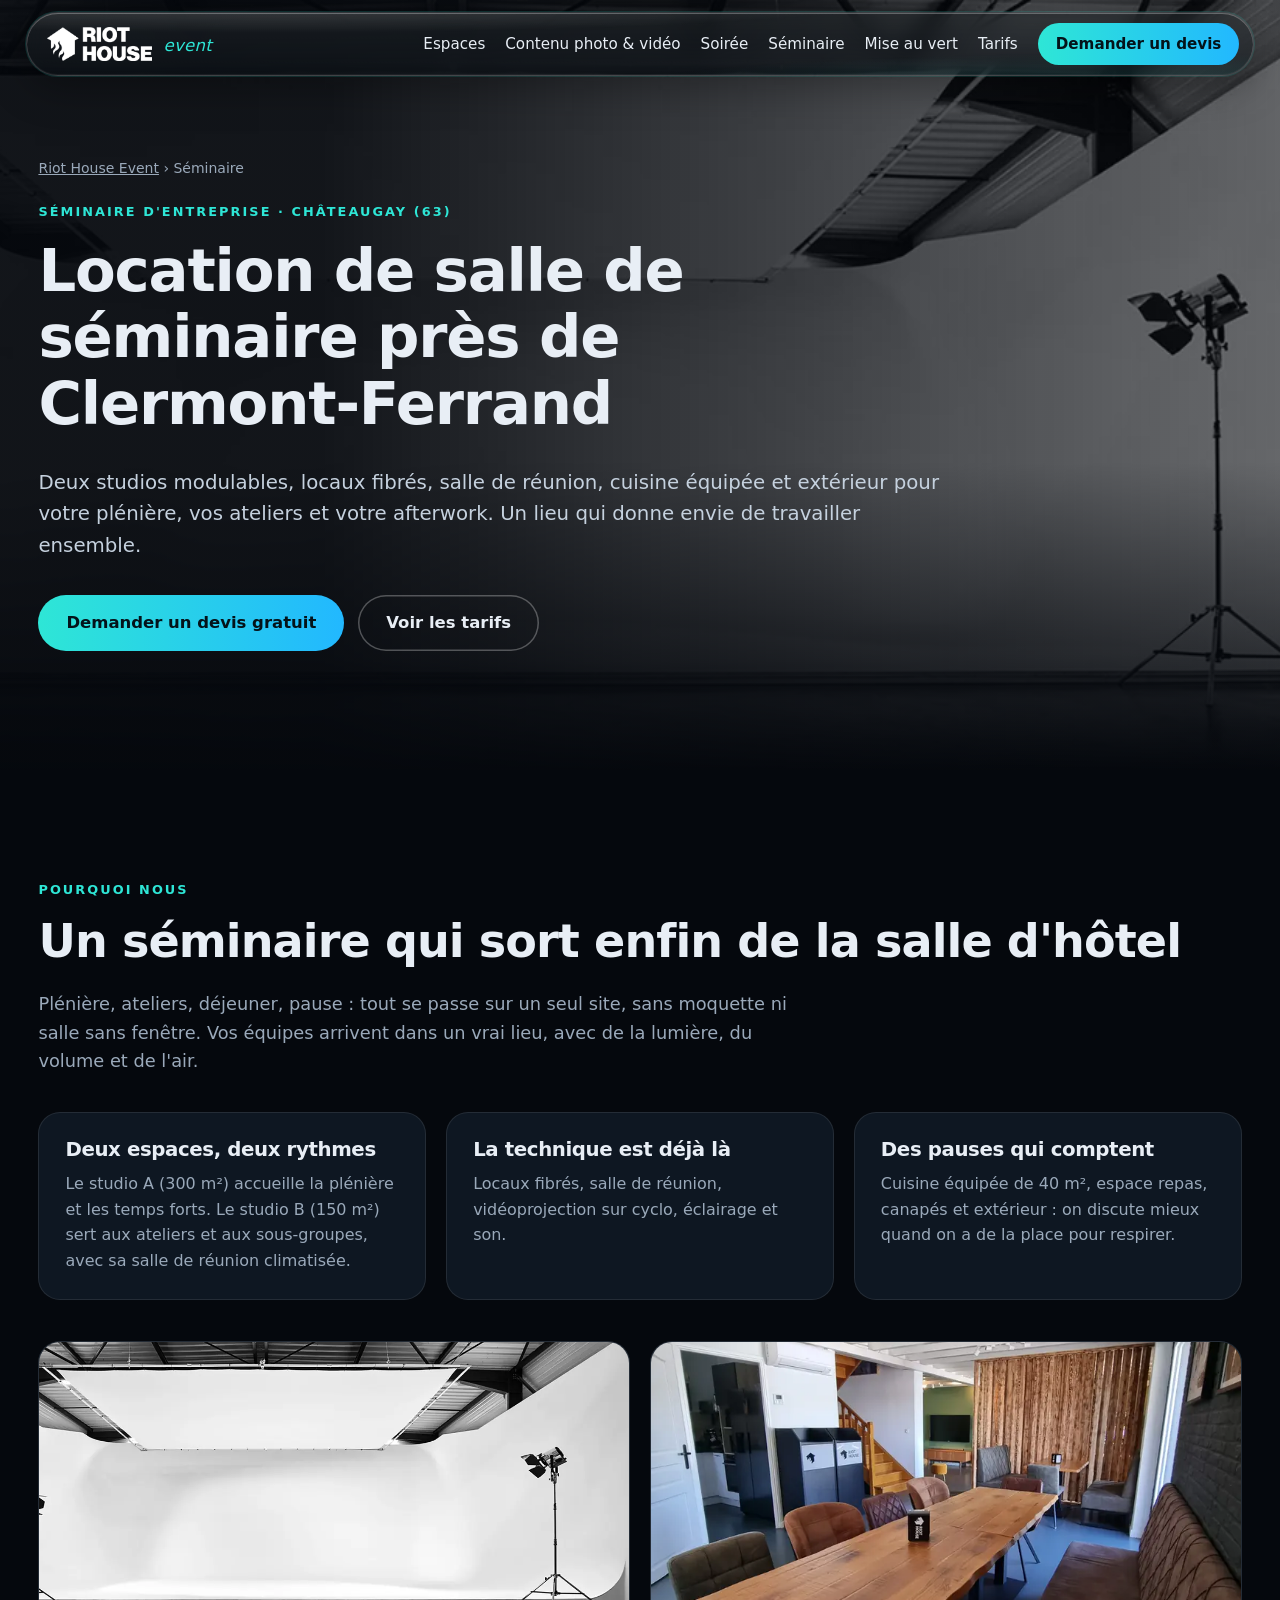
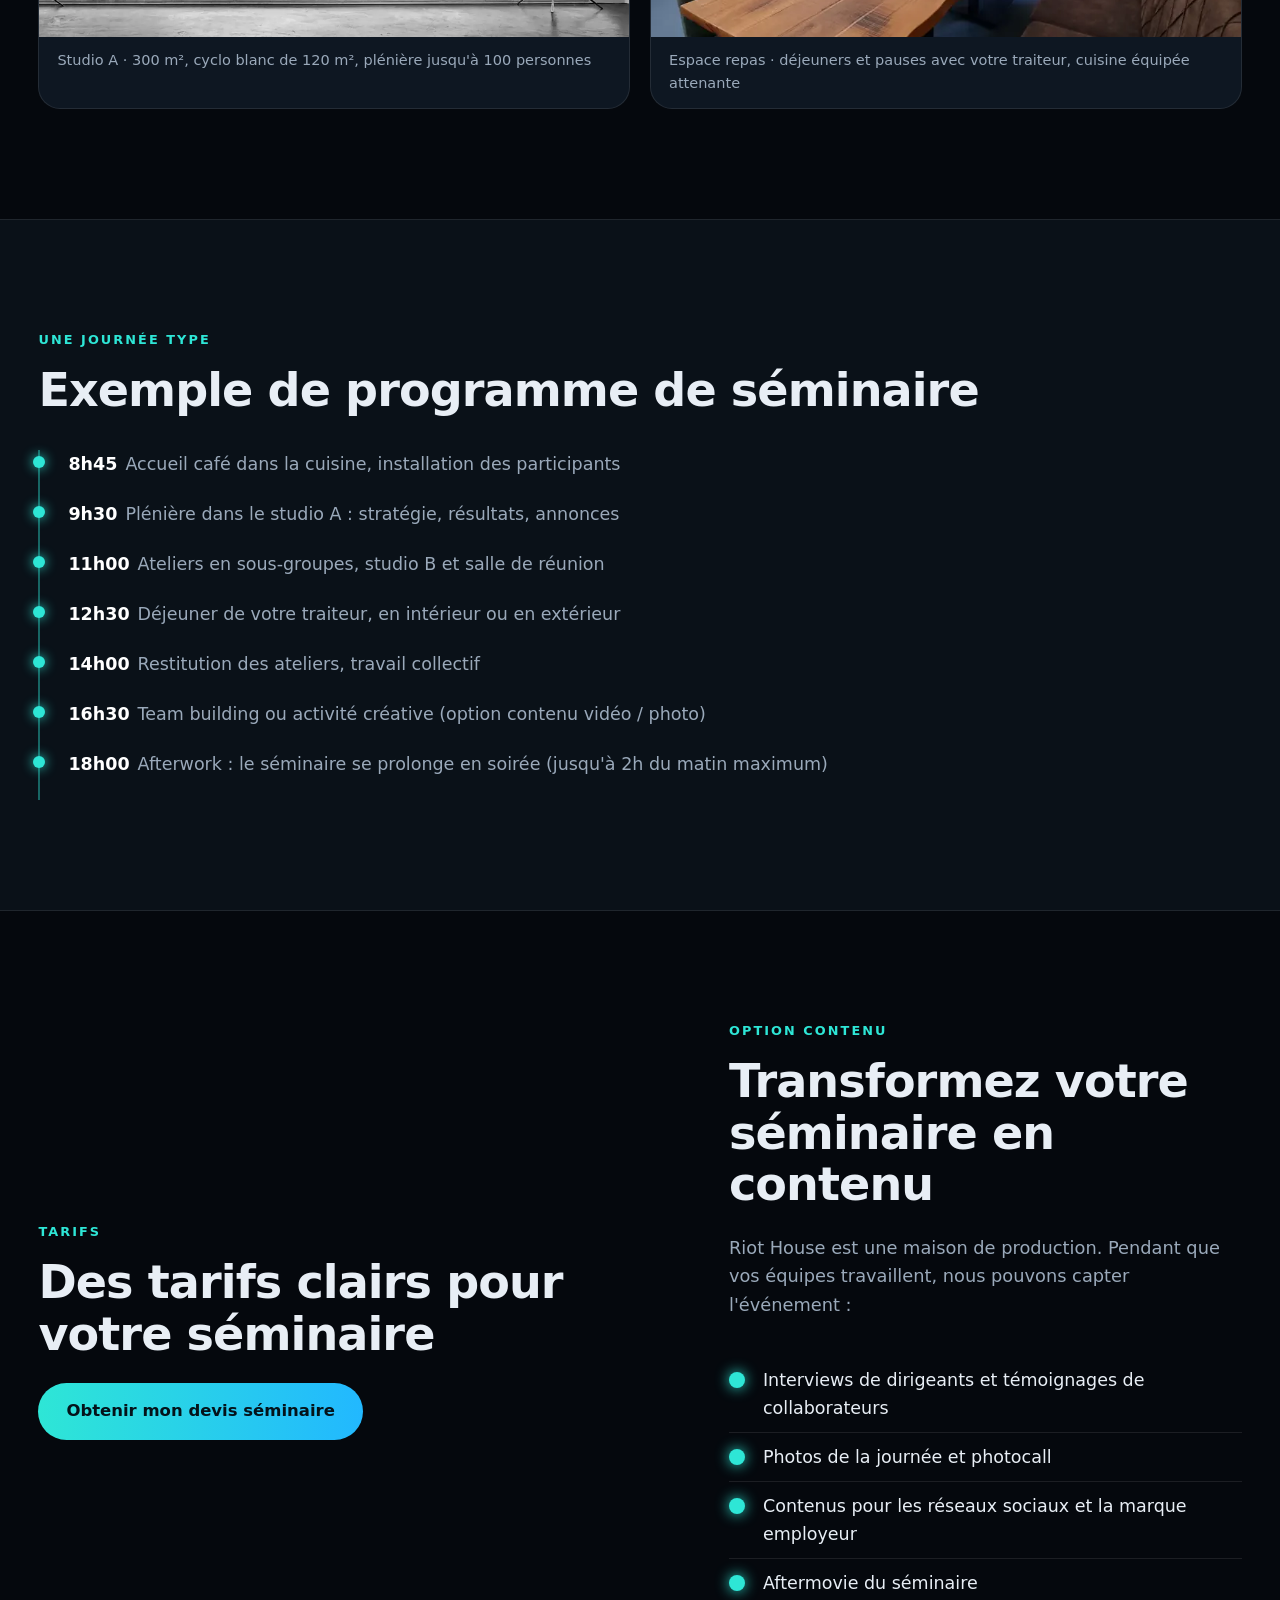
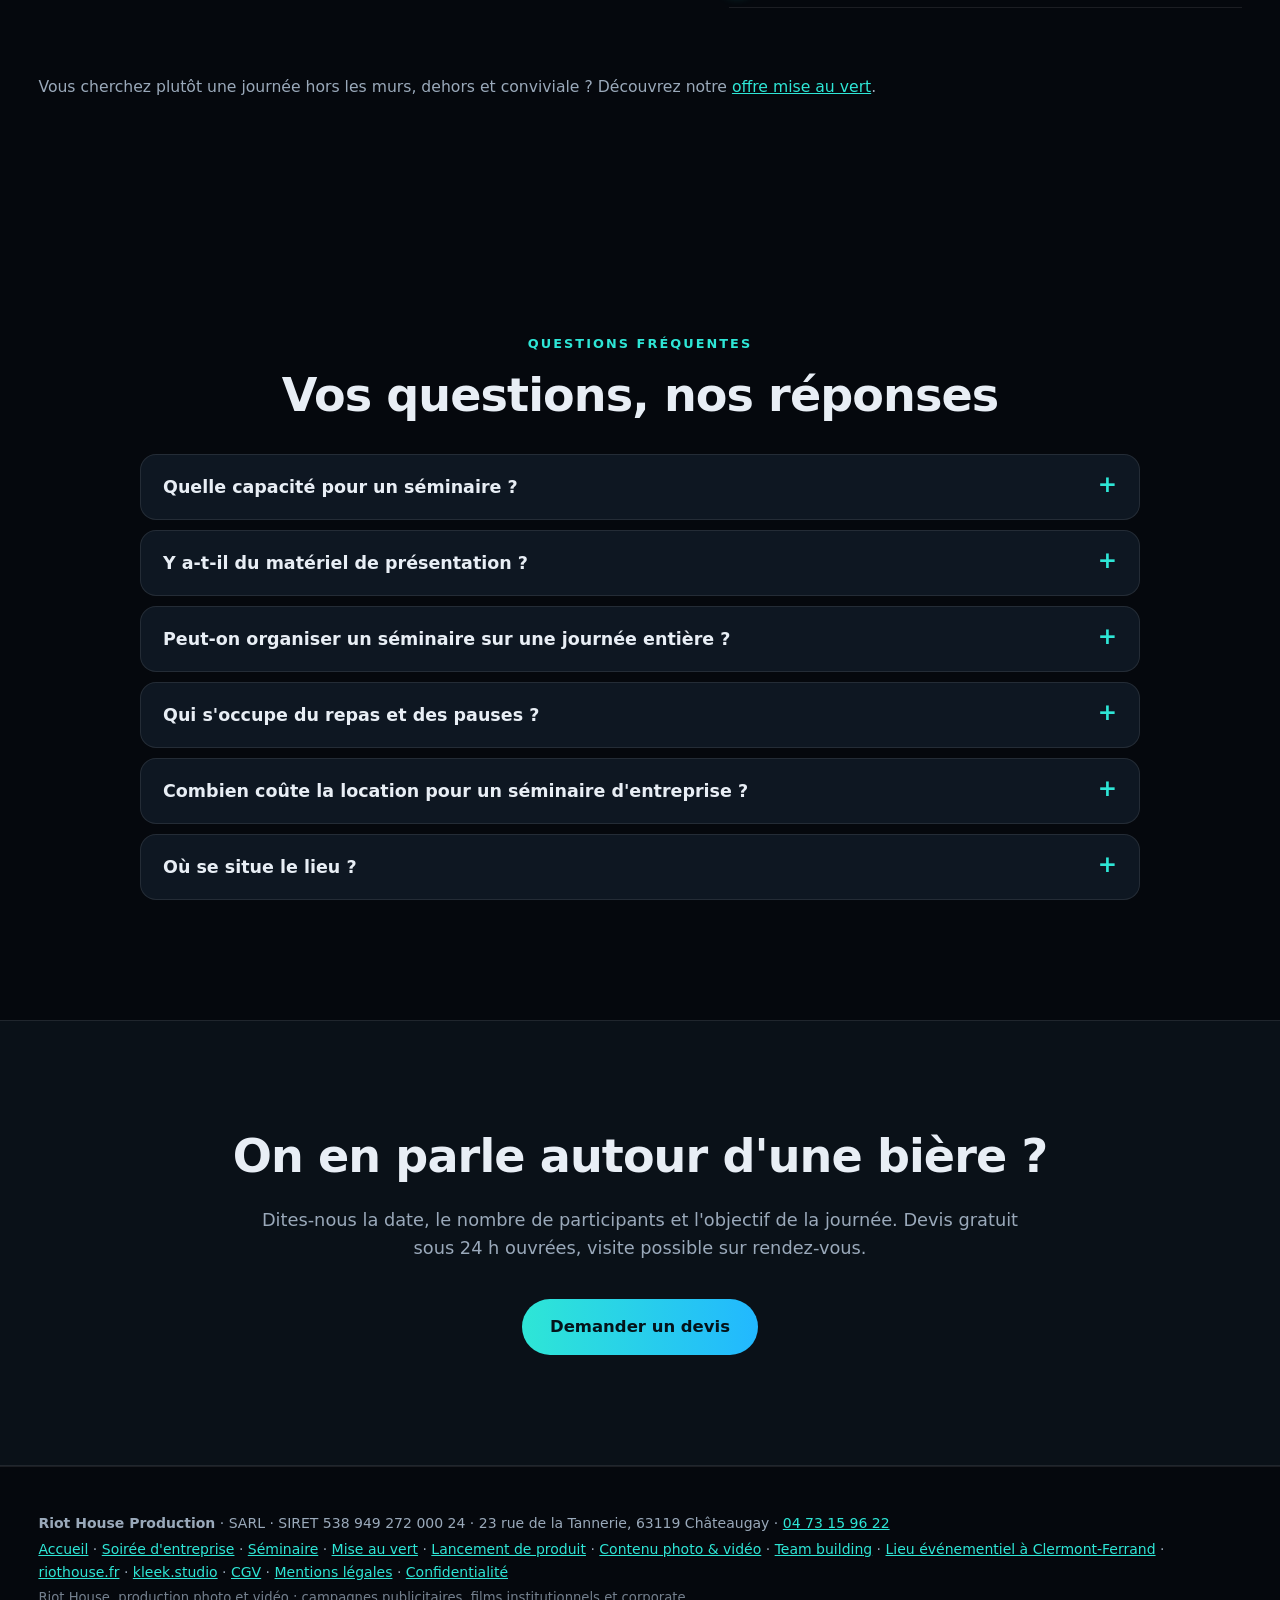
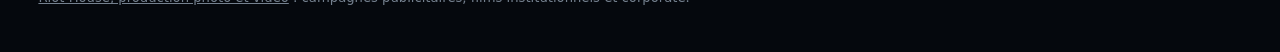
<file: seminaire/index.html>
<!doctype html>
<html lang="fr">
<head>
<meta charset="utf-8">
<meta name="viewport" content="width=device-width, initial-scale=1">
<title>Location salle de séminaire à Clermont-Ferrand | Riot House Event</title>
<meta name="description" content="Organisez votre séminaire d'entreprise près de Clermont-Ferrand : plénière jusqu'à 100 personnes, ateliers, salle de réunion, cuisine et extérieur. Devis gratuit sous 24 h.">
<meta name="robots" content="index, follow, max-image-preview:large">
<link rel="canonical" href="https://event.riothouse.fr/seminaire/">
<meta name="theme-color" content="#05080d">
<meta property="og:type" content="website">
<meta property="og:locale" content="fr_FR">
<meta property="og:site_name" content="Riot House Event">
<meta property="og:title" content="Location salle de séminaire à Clermont-Ferrand | Riot House Event">
<meta property="og:description" content="Organisez votre séminaire d'entreprise près de Clermont-Ferrand : plénière jusqu'à 100 personnes, ateliers, salle de réunion, cuisine et extérieur. Devis gratuit sous 24 h.">
<meta property="og:url" content="https://event.riothouse.fr/seminaire/">
<meta property="og:image" content="https://event.riothouse.fr/assets/og-image.png">
<meta name="twitter:card" content="summary_large_image">
<link rel="icon" type="image/svg+xml" href="/assets/favicon.svg">
<link rel="stylesheet" href="/assets/style.css?v=709c5479">
<script>document.documentElement.classList.add("js");setTimeout(function(){if(!document.documentElement.dataset.fx)document.documentElement.classList.remove("js")},3000)</script>
<script type="application/ld+json">
{
 "@context": "https://schema.org",
 "@graph": [
  {
   "@type": "Service",
   "name": "Séminaire d'entreprise",
   "description": "Location de studios et salles modulables pour séminaires d'entreprise, plénières et ateliers, à Châteaugay près de Clermont-Ferrand.",
   "provider": {
    "@id": "https://event.riothouse.fr/#venue"
   },
   "areaServed": [
    "Clermont-Ferrand",
    "Puy-de-Dôme",
    "Auvergne"
   ],
   "url": "https://event.riothouse.fr/seminaire/",
   "audience": {
    "@type": "BusinessAudience",
    "name": "Entreprises, comités de direction, équipes"
   }
  },
  {
   "@type": "BreadcrumbList",
   "itemListElement": [
    {
     "@type": "ListItem",
     "position": 1,
     "name": "Riot House Event",
     "item": "https://event.riothouse.fr/"
    },
    {
     "@type": "ListItem",
     "position": 2,
     "name": "Séminaire",
     "item": "https://event.riothouse.fr/seminaire/"
    }
   ]
  },
  {
   "@type": "FAQPage",
   "mainEntity": [
    {
     "@type": "Question",
     "name": "Quelle capacité pour un séminaire ?",
     "acceptedAnswer": {
      "@type": "Answer",
      "text": "Jusqu'à 100 personnes au total. Pour une plénière en salle, le studio A offre 300 m² modulables ; le studio B et sa salle de réunion climatisée permettent de travailler en sous-groupes."
     }
    },
    {
     "@type": "Question",
     "name": "Y a-t-il du matériel de présentation ?",
     "acceptedAnswer": {
      "@type": "Answer",
      "text": "Oui : une salle de réunion avec grand écran, une vidéoprojection possible sur le cyclo du studio A, des locaux fibrés, et de l'éclairage. Dites-nous votre besoin au moment du devis."
     }
    },
    {
     "@type": "Question",
     "name": "Peut-on organiser un séminaire sur une journée entière ?",
     "acceptedAnswer": {
      "@type": "Answer",
      "text": "Oui. La location s'adapte à votre format : journée complète (9h–18h), ou journée suivie d'une soirée jusqu'à 2h du matin maximum."
     }
    },
    {
     "@type": "Question",
     "name": "Qui s'occupe du repas et des pauses ?",
     "acceptedAnswer": {
      "@type": "Answer",
      "text": "Vous venez avec votre traiteur, ou nous pouvons vous aider à organiser cette partie. Nous mettons à disposition une cuisine équipée (frigo, four) de 40 m², et des canapés."
     }
    },
    {
     "@type": "Question",
     "name": "Combien coûte la location pour un séminaire d'entreprise ?",
     "acceptedAnswer": {
      "@type": "Answer",
      "text": "En demi-journée (9h–13h ou 14h–18h), le studio A est à 520 € HT et le studio B à 390 € HT ; en journée (9h–18h), 790 € HT et 590 € HT ; en soirée (16h–minuit, jusqu'à 2h du matin maximum), 990 € HT et 850 € HT, ménage inclus. L'extérieur est à 200 € HT. Électricité incluse, lumières en option. Nous établissons un devis ferme et gratuit sous 24 h ouvrées."
     }
    },
    {
     "@type": "Question",
     "name": "Où se situe le lieu ?",
     "acceptedAnswer": {
      "@type": "Answer",
      "text": "À Châteaugay (63119), aux portes de Clermont-Ferrand, dans le Puy-de-Dôme. Les studios sont à quelques minutes de l'agglomération clermontoise et de Riom."
     }
    }
   ]
  }
 ]
}
</script>
</head>
<body>
<a class="skip" href="#contenu">Aller au contenu</a>
<header class="nav" id="top">
  <a class="brand" href="/" aria-label="Riot House Event, accueil">
    <span class="logo" aria-hidden="true"></span>
    <span class="ev">event</span>
  </a>
  <nav aria-label="Navigation principale">
    <a href="/#espaces">Espaces</a>
    <a href="/contenu-photo-video/">Contenu photo &amp; vidéo</a>
    <a href="/soiree-entreprise/">Soirée</a>
    <a href="/seminaire/">Séminaire</a>
    <a href="/mise-au-vert/">Mise au vert</a>
    <a href="/#tarifs">Tarifs</a>
    <a class="btn btn-sm" href="/#contact?type=S%C3%A9minaire">Demander un devis</a>
  </nav>
</header>
<main id="contenu">
<section class="page-hero ph-seminaire">
  <img src="/assets/photos/studio-a-cyclorama-blanc-1600.webp" srcset="/assets/photos/studio-a-cyclorama-blanc-800.webp 800w, /assets/photos/studio-a-cyclorama-blanc-1600.webp 1600w, /assets/photos/studio-a-cyclorama-blanc-2400.webp 2400w" sizes="100vw" width="800" height="275" alt="Studio A, grand cyclorama blanc de 300 m² pour séminaire d'entreprise" fetchpriority="high">
  <div class="wrap">
    <p class="crumbs"><a href="/">Riot House Event</a> › Séminaire</p>
    <p class="eyebrow">Séminaire d'entreprise · Châteaugay (63)</p>
    <h1>Location de salle de séminaire près de Clermont-Ferrand</h1>
    <p class="lead">Deux studios modulables, locaux fibrés, salle de réunion, cuisine équipée et extérieur pour votre plénière, vos ateliers et votre afterwork. Un lieu qui donne envie de travailler ensemble.</p>
    <div class="cta-row"><a class="btn" href="/?type=S%C3%A9minaire#contact">Demander un devis gratuit</a><a class="btn btn-ghost" href="/#tarifs">Voir les tarifs</a></div>
  </div>
</section>
<section class="wrap section">
  <p class="eyebrow">Pourquoi nous</p>
  <h2>Un séminaire qui sort enfin de la salle d'hôtel</h2>
  <p class="sub left">Plénière, ateliers, déjeuner, pause : tout se passe sur un seul site, sans moquette ni salle sans fenêtre. Vos équipes arrivent dans un vrai lieu, avec de la lumière, du volume et de l'air.</p>
  <ul class="three">
    <li><h3>Deux espaces, deux rythmes</h3><p>Le studio A (300 m²) accueille la plénière et les temps forts. Le studio B (150 m²) sert aux ateliers et aux sous-groupes, avec sa salle de réunion climatisée.</p></li>
    <li><h3>La technique est déjà là</h3><p>Locaux fibrés, salle de réunion, vidéoprojection sur cyclo, éclairage et son.</p></li>
    <li><h3>Des pauses qui comptent</h3><p>Cuisine équipée de 40 m², espace repas, canapés et extérieur : on discute mieux quand on a de la place pour respirer.</p></li>
  </ul>
  <div class="photo-row">
    <figure><img src="/assets/photos/studio-a-cyclorama-blanc-1600.webp" srcset="/assets/photos/studio-a-cyclorama-blanc-800.webp 800w, /assets/photos/studio-a-cyclorama-blanc-1600.webp 1600w, /assets/photos/studio-a-cyclorama-blanc-2400.webp 2400w" sizes="(max-width:900px) 100vw, 540px" width="800" height="275" alt="Cyclorama blanc du studio A utilisé comme salle de plénière pour un séminaire d'entreprise" loading="lazy" decoding="async"><figcaption>Studio A · 300 m², cyclo blanc de 120 m², plénière jusqu'à 100 personnes</figcaption></figure>
    <figure><img src="/assets/photos/espace-repas-table-bois-1600.webp" srcset="/assets/photos/espace-repas-table-bois-800.webp 800w, /assets/photos/espace-repas-table-bois-1600.webp 1600w, /assets/photos/espace-repas-table-bois-2400.webp 2400w" sizes="(max-width:900px) 100vw, 540px" width="800" height="800" alt="Espace repas avec grande table en bois et banquette pour déjeuner de séminaire" loading="lazy" decoding="async"><figcaption>Espace repas · déjeuners et pauses avec votre traiteur, cuisine équipée attenante</figcaption></figure>
  </div>
</section>

<section class="band">
  <div class="wrap section">
    <p class="eyebrow">Une journée type</p>
    <h2>Exemple de programme de séminaire</h2>
    <ol class="timeline">
      <li><b>8h45</b><span>Accueil café dans la cuisine, installation des participants</span></li>
      <li><b>9h30</b><span>Plénière dans le studio A : stratégie, résultats, annonces</span></li>
      <li><b>11h00</b><span>Ateliers en sous-groupes, studio B et salle de réunion</span></li>
      <li><b>12h30</b><span>Déjeuner de votre traiteur, en intérieur ou en extérieur</span></li>
      <li><b>14h00</b><span>Restitution des ateliers, travail collectif</span></li>
      <li><b>16h30</b><span>Team building ou activité créative (option contenu vidéo / photo)</span></li>
      <li><b>18h00</b><span>Afterwork : le séminaire se prolonge en soirée (jusqu'à 2h du matin maximum)</span></li>
    </ol>
  </div>
</section>

<section class="wrap section">
  <div class="content-split">
    <div>
      <p class="eyebrow">Tarifs</p>
      <h2>Des tarifs clairs pour votre séminaire</h2>
      <a class="btn" href="/?type=S%C3%A9minaire#contact">Obtenir mon devis séminaire</a>
    </div>
    <div>
      <p class="eyebrow">Option contenu</p>
      <h2>Transformez votre séminaire en contenu</h2>
      <p class="sub left">Riot House est une maison de production. Pendant que vos équipes travaillent, nous pouvons capter l'événement :</p>
      <ul class="ticks">
        <li>Interviews de dirigeants et témoignages de collaborateurs</li>
        <li>Photos de la journée et photocall</li>
        <li>Contenus pour les réseaux sociaux et la marque employeur</li>
        <li>Aftermovie du séminaire</li>
      </ul>
    </div>
  </div>
  <p class="more">Vous cherchez plutôt une journée hors les murs, dehors et conviviale ? Découvrez notre <a href="/mise-au-vert/">offre mise au vert</a>.</p>
</section>
<section class="wrap section" id="faq">
  <p class="eyebrow">Questions fréquentes</p>
  <h2>Vos questions, nos réponses</h2>
  <div class="faq">
    <details><summary>Quelle capacité pour un séminaire ?</summary><p>Jusqu'à 100 personnes au total. Pour une plénière en salle, le studio A offre 300 m² modulables ; le studio B et sa salle de réunion climatisée permettent de travailler en sous-groupes.</p></details>
    <details><summary>Y a-t-il du matériel de présentation ?</summary><p>Oui : une salle de réunion avec grand écran, une vidéoprojection possible sur le cyclo du studio A, des locaux fibrés, et de l'éclairage. Dites-nous votre besoin au moment du devis.</p></details>
    <details><summary>Peut-on organiser un séminaire sur une journée entière ?</summary><p>Oui. La location s'adapte à votre format : journée complète (9h–18h), ou journée suivie d'une soirée jusqu'à 2h du matin maximum.</p></details>
    <details><summary>Qui s'occupe du repas et des pauses ?</summary><p>Vous venez avec votre traiteur, ou nous pouvons vous aider à organiser cette partie. Nous mettons à disposition une cuisine équipée (frigo, four) de 40 m², et des canapés.</p></details>
    <details><summary>Combien coûte la location pour un séminaire d'entreprise ?</summary><p>En demi-journée (9h–13h ou 14h–18h), le studio A est à 520 € HT et le studio B à 390 € HT ; en journée (9h–18h), 790 € HT et 590 € HT ; en soirée (16h–minuit, jusqu'à 2h du matin maximum), 990 € HT et 850 € HT, ménage inclus. L'extérieur est à 200 € HT. Électricité incluse, lumières en option. Nous établissons un devis ferme et gratuit sous 24 h ouvrées.</p></details>
    <details><summary>Où se situe le lieu ?</summary><p>À Châteaugay (63119), aux portes de Clermont-Ferrand, dans le Puy-de-Dôme. Les studios sont à quelques minutes de l'agglomération clermontoise et de Riom.</p></details>
  </div>
</section>
<section class="band cta-band">
  <div class="wrap section">
    <h2>On en parle autour d'une bière&nbsp;?</h2>
    <p class="sub">Dites-nous la date, le nombre de participants et l'objectif de la journée. Devis gratuit sous 24 h ouvrées, visite possible sur rendez-vous.</p>
    <a class="btn" href="/?type=S%C3%A9minaire#contact">Demander un devis</a>
  </div>
</section>
</main>
<footer class="footer">
  <div class="wrap">
    <p><strong>Riot House Production</strong> · SARL · SIRET 538 949 272 000 24 · 23 rue de la Tannerie, 63119 Châteaugay · <a href="tel:+33473159622">04 73 15 96 22</a></p>
    <p><a href="/">Accueil</a> · <a href="/soiree-entreprise/">Soirée d'entreprise</a> · <a href="/seminaire/">Séminaire</a> · <a href="/mise-au-vert/">Mise au vert</a> · <a href="/lancement-produit/">Lancement de produit</a> · <a href="/contenu-photo-video/">Contenu photo &amp; vidéo</a> · <a href="/team-building-clermont-ferrand/">Team building</a> · <a href="/lieu-evenementiel-clermont-ferrand/">Lieu événementiel à Clermont-Ferrand</a> · <a href="https://www.riothouse.fr/">riothouse.fr</a> · <a href="https://kleek.studio/">kleek.studio</a> · <a href="https://www.riothouse.fr/app/uploads/2019/03/riot-house-cgv.pdf">CGV</a> · <a href="/mentions-legales/">Mentions légales</a> · <a href="/confidentialite/">Confidentialité</a> <span class="manage-cookies">· <a href="#">Gérer les cookies</a></span></p>
    <p class="sister"><a href="https://www.riothouse.fr/">Riot House, production photo et vidéo</a> : campagnes publicitaires, films institutionnels et corporate.</p>
  </div>
</footer>
<script src="/assets/ads.js?v=b9494e42" defer></script>
<script src="/assets/fx.js?v=851ea6b1" defer></script>
<script src="/assets/cinema.js?v=e68865a1" defer></script>
</body>
</html>
</file>
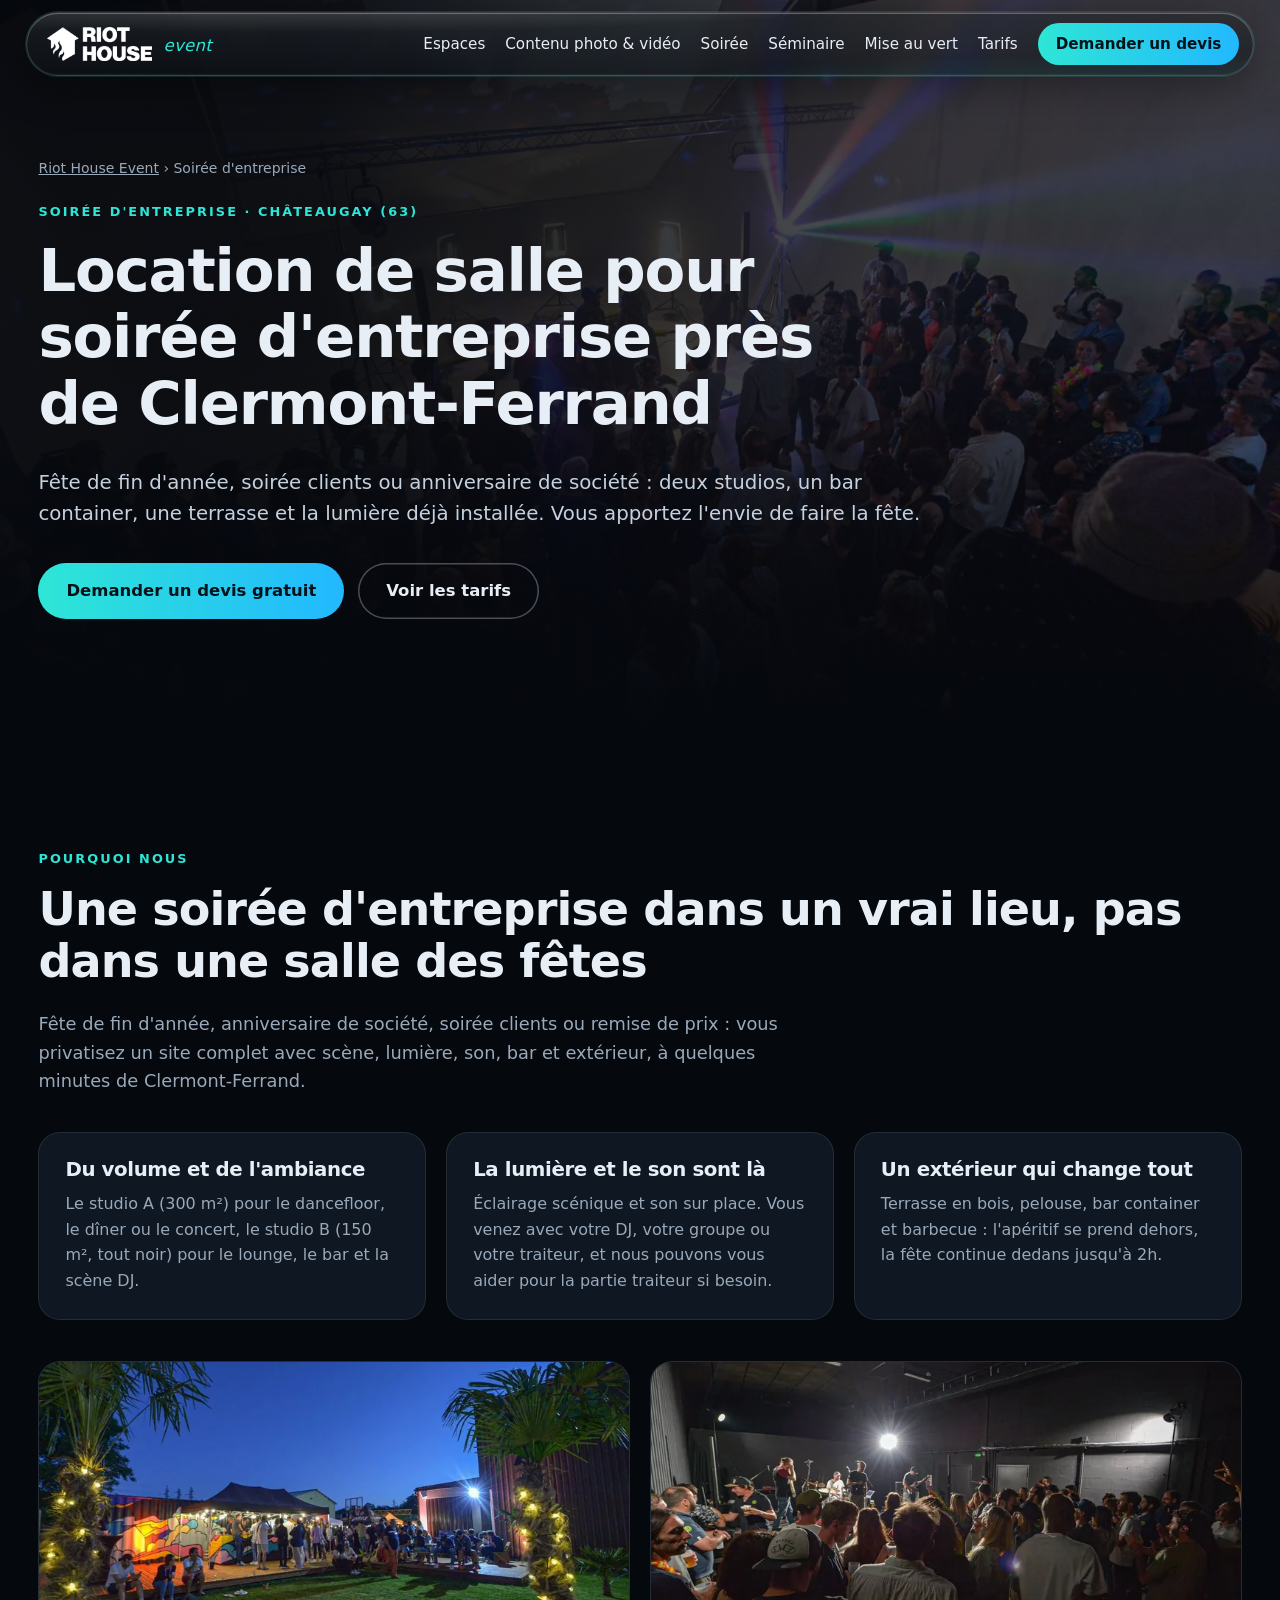
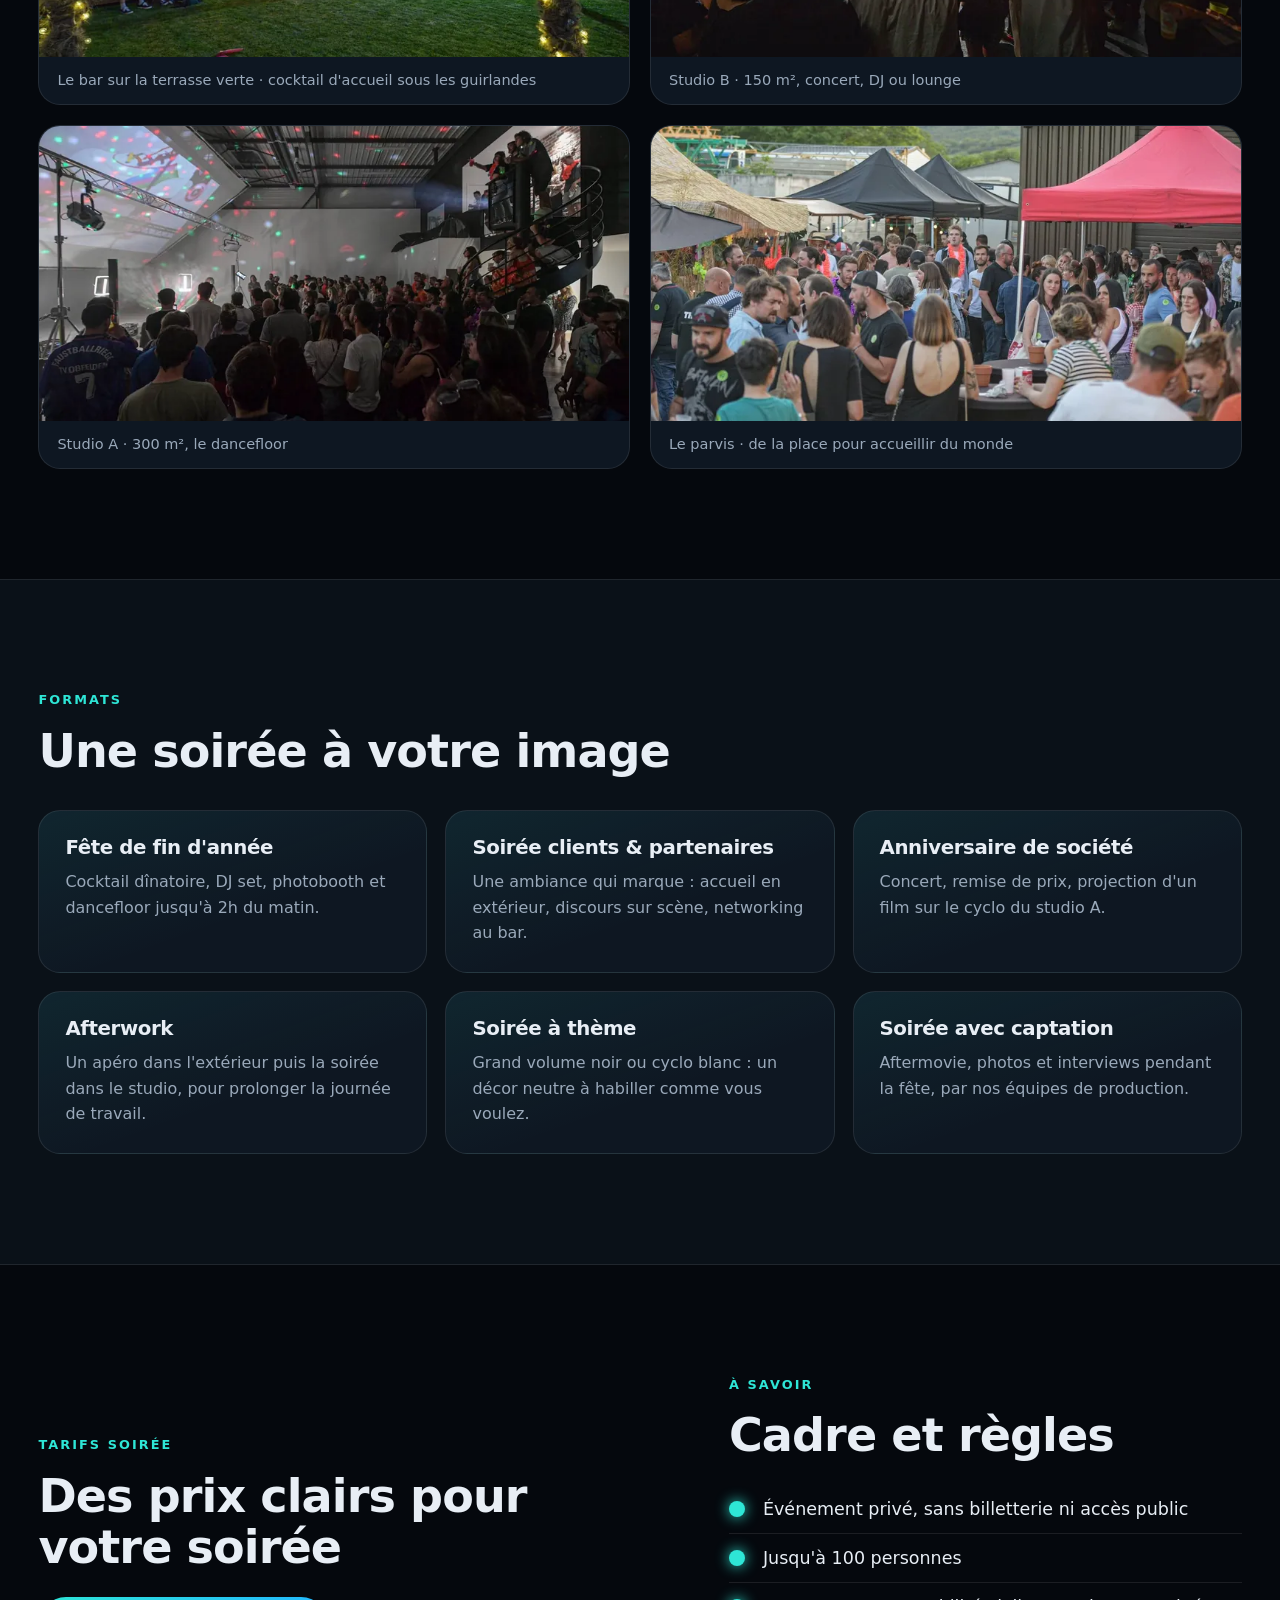
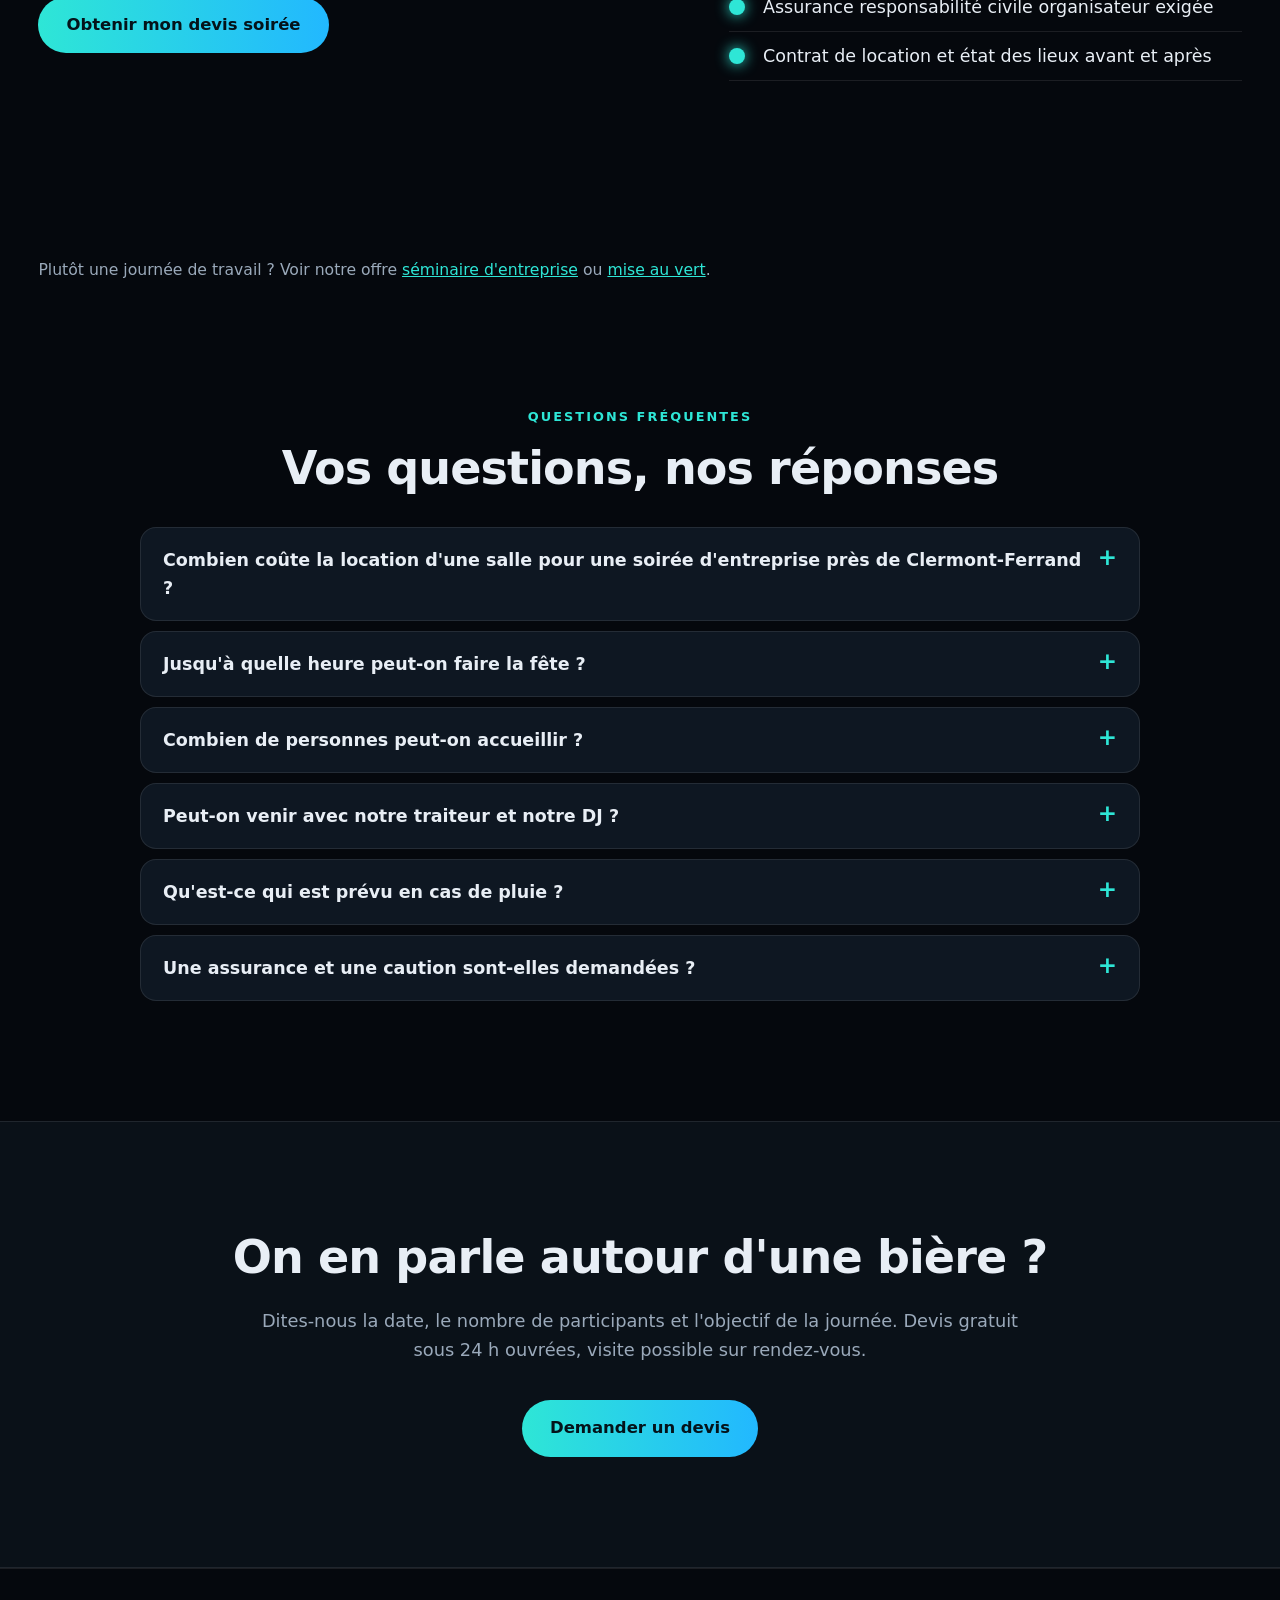
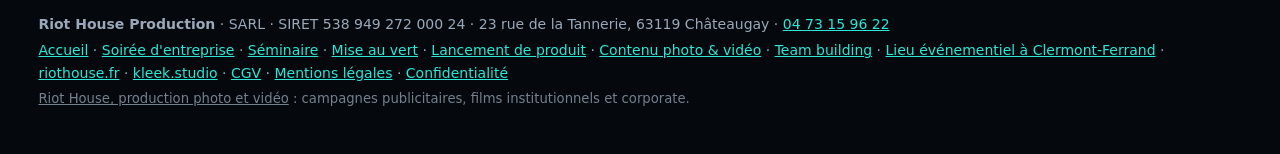
<file: soiree-entreprise/index.html>
<!doctype html>
<html lang="fr">
<head>
<meta charset="utf-8">
<meta name="viewport" content="width=device-width, initial-scale=1">
<title>Salle pour soirée d'entreprise à Clermont-Ferrand | Riot House</title>
<meta name="description" content="Louez deux studios, une terrasse et un bar pour votre soirée d'entreprise près de Clermont-Ferrand : jusqu'à 100 personnes, lumière, son, jusqu'à 2h. Dès 850 € HT.">
<meta name="robots" content="index, follow, max-image-preview:large">
<link rel="canonical" href="https://event.riothouse.fr/soiree-entreprise/">
<meta name="theme-color" content="#05080d">
<meta property="og:type" content="website">
<meta property="og:locale" content="fr_FR">
<meta property="og:site_name" content="Riot House Event">
<meta property="og:title" content="Salle pour soirée d'entreprise à Clermont-Ferrand | Riot House">
<meta property="og:description" content="Louez deux studios, une terrasse et un bar pour votre soirée d'entreprise près de Clermont-Ferrand : jusqu'à 100 personnes, lumière, son, jusqu'à 2h. Dès 850 € HT.">
<meta property="og:url" content="https://event.riothouse.fr/soiree-entreprise/">
<meta property="og:image" content="https://event.riothouse.fr/assets/og-image.png">
<meta name="twitter:card" content="summary_large_image">
<link rel="icon" type="image/svg+xml" href="/assets/favicon.svg">
<link rel="stylesheet" href="/assets/style.css?v=709c5479">
<script>document.documentElement.classList.add("js");setTimeout(function(){if(!document.documentElement.dataset.fx)document.documentElement.classList.remove("js")},3000)</script>
<script type="application/ld+json">
{
 "@context": "https://schema.org",
 "@graph": [
  {
   "@type": "Service",
   "name": "Soirée d'entreprise",
   "description": "Location d'espaces pour soirées d'entreprise, fêtes de fin d'année et afterworks, à Châteaugay près de Clermont-Ferrand.",
   "provider": {
    "@id": "https://event.riothouse.fr/#venue"
   },
   "areaServed": [
    "Clermont-Ferrand",
    "Puy-de-Dôme",
    "Auvergne"
   ],
   "url": "https://event.riothouse.fr/soiree-entreprise/",
   "audience": {
    "@type": "BusinessAudience",
    "name": "Entreprises, comités de direction, équipes"
   }
  },
  {
   "@type": "BreadcrumbList",
   "itemListElement": [
    {
     "@type": "ListItem",
     "position": 1,
     "name": "Riot House Event",
     "item": "https://event.riothouse.fr/"
    },
    {
     "@type": "ListItem",
     "position": 2,
     "name": "Soirée d'entreprise",
     "item": "https://event.riothouse.fr/soiree-entreprise/"
    }
   ]
  },
  {
   "@type": "FAQPage",
   "mainEntity": [
    {
     "@type": "Question",
     "name": "Combien coûte la location d'une salle pour une soirée d'entreprise près de Clermont-Ferrand ?",
     "acceptedAnswer": {
      "@type": "Answer",
      "text": "Pour une soirée (16h–minuit, ménage inclus), le studio A est à 990 € HT, le studio B à 850 € HT et l'extérieur à 200 € HT. Une soirée complète avec les deux studios, l'extérieur et la lumière représente environ 2 290 € HT, soit 2 490 € HT avec la prolongation jusqu'à 2h du matin."
     }
    },
    {
     "@type": "Question",
     "name": "Jusqu'à quelle heure peut-on faire la fête ?",
     "acceptedAnswer": {
      "@type": "Answer",
      "text": "Jusqu'à 2h du matin maximum : la soirée est comprise de 16h à minuit, puis chaque heure de prolongation est facturée 100 € HT."
     }
    },
    {
     "@type": "Question",
     "name": "Combien de personnes peut-on accueillir ?",
     "acceptedAnswer": {
      "@type": "Answer",
      "text": "Jusqu'à 100 personnes, pour un événement privé réservé aux salariés, partenaires et invités."
     }
    },
    {
     "@type": "Question",
     "name": "Peut-on venir avec notre traiteur et notre DJ ?",
     "acceptedAnswer": {
      "@type": "Answer",
      "text": "Oui. Cuisine équipée, espace repas et bar container sont à votre disposition, et nous pouvons aussi vous aider pour la partie traiteur si besoin. La vente d'alcool ou de nourriture sans licence est interdite."
     }
    },
    {
     "@type": "Question",
     "name": "Qu'est-ce qui est prévu en cas de pluie ?",
     "acceptedAnswer": {
      "@type": "Answer",
      "text": "Les deux studios sont climatisés et accueillent toute la soirée. L'extérieur sert d'espace d'accueil et de détente quand la météo le permet."
     }
    },
    {
     "@type": "Question",
     "name": "Une assurance et une caution sont-elles demandées ?",
     "acceptedAnswer": {
      "@type": "Answer",
      "text": "Oui : une assurance responsabilité civile organisateur (attestation 7 jours avant) et un dépôt de garantie, restitué sous 7 jours après l'événement sauf dégradation."
     }
    }
   ]
  }
 ]
}
</script>
</head>
<body>
<a class="skip" href="#contenu">Aller au contenu</a>
<header class="nav" id="top">
  <a class="brand" href="/" aria-label="Riot House Event, accueil">
    <span class="logo" aria-hidden="true"></span>
    <span class="ev">event</span>
  </a>
  <nav aria-label="Navigation principale">
    <a href="/#espaces">Espaces</a>
    <a href="/contenu-photo-video/">Contenu photo &amp; vidéo</a>
    <a href="/soiree-entreprise/">Soirée</a>
    <a href="/seminaire/">Séminaire</a>
    <a href="/mise-au-vert/">Mise au vert</a>
    <a href="/#tarifs">Tarifs</a>
    <a class="btn btn-sm" href="/#contact?type=Soir%C3%A9e%20d%27entreprise">Demander un devis</a>
  </nav>
</header>
<main id="contenu">
<section class="page-hero ph-soiree-entreprise">
  <img src="/assets/photos/soiree-studio-a-scene-dj-1600.webp" srcset="/assets/photos/soiree-studio-a-scene-dj-800.webp 800w, /assets/photos/soiree-studio-a-scene-dj-1600.webp 1600w, /assets/photos/soiree-studio-a-scene-dj-2000.webp 2000w" sizes="100vw" width="2000" height="1329" alt="Soirée d'entreprise dans le studio A de Riot House : scène DJ et faisceaux lumineux" fetchpriority="high">
  <div class="wrap">
    <p class="crumbs"><a href="/">Riot House Event</a> › Soirée d'entreprise</p>
    <p class="eyebrow">Soirée d'entreprise · Châteaugay (63)</p>
    <h1>Location de salle pour soirée d'entreprise près de Clermont-Ferrand</h1>
    <p class="lead">Fête de fin d'année, soirée clients ou anniversaire de société : deux studios, un bar container, une terrasse et la lumière déjà installée. Vous apportez l'envie de faire la fête.</p>
    <div class="cta-row"><a class="btn" href="/?type=Soir%C3%A9e%20d%27entreprise#contact">Demander un devis gratuit</a><a class="btn btn-ghost" href="/#tarifs">Voir les tarifs</a></div>
  </div>
</section>
<section class="wrap section">
  <p class="eyebrow">Pourquoi nous</p>
  <h2>Une soirée d'entreprise dans un vrai lieu, pas dans une salle des fêtes</h2>
  <p class="sub left">Fête de fin d'année, anniversaire de société, soirée clients ou remise de prix : vous privatisez un site complet avec scène, lumière, son, bar et extérieur, à quelques minutes de Clermont-Ferrand.</p>
  <ul class="three">
    <li><h3>Du volume et de l'ambiance</h3><p>Le studio A (300 m²) pour le dancefloor, le dîner ou le concert, le studio B (150 m², tout noir) pour le lounge, le bar et la scène DJ.</p></li>
    <li><h3>La lumière et le son sont là</h3><p>Éclairage scénique et son sur place. Vous venez avec votre DJ, votre groupe ou votre traiteur, et nous pouvons vous aider pour la partie traiteur si besoin.</p></li>
    <li><h3>Un extérieur qui change tout</h3><p>Terrasse en bois, pelouse, bar container et barbecue : l'apéritif se prend dehors, la fête continue dedans jusqu'à 2h.</p></li>
  </ul>
  <div class="photo-row">
    <figure><img src="/assets/photos/soiree-terrasse-nuit-1600.webp" srcset="/assets/photos/soiree-terrasse-nuit-800.webp 800w, /assets/photos/soiree-terrasse-nuit-1600.webp 1600w, /assets/photos/soiree-terrasse-nuit-2000.webp 2000w" sizes="(max-width:900px) 100vw, 540px" width="2000" height="1408" alt="Terrasse extérieure de Riot House de nuit, palmiers et guirlandes lumineuses, pendant une soirée d'entreprise" loading="lazy" decoding="async"><figcaption>Le bar sur la terrasse verte · cocktail d'accueil sous les guirlandes</figcaption></figure>
    <figure><img src="/assets/photos/soiree-studio-b-concert-1600.webp" srcset="/assets/photos/soiree-studio-b-concert-800.webp 800w, /assets/photos/soiree-studio-b-concert-1600.webp 1600w, /assets/photos/soiree-studio-b-concert-2000.webp 2000w" sizes="(max-width:900px) 100vw, 540px" width="2000" height="1329" alt="Concert live dans le studio B noir de 150 m² pendant une soirée d'entreprise" loading="lazy" decoding="async"><figcaption>Studio B · 150 m², concert, DJ ou lounge</figcaption></figure>
    <figure><img src="/assets/photos/soiree-studio-a-dancefloor-1600.webp" srcset="/assets/photos/soiree-studio-a-dancefloor-800.webp 800w, /assets/photos/soiree-studio-a-dancefloor-1600.webp 1600w, /assets/photos/soiree-studio-a-dancefloor-2000.webp 2000w" sizes="(max-width:900px) 100vw, 540px" width="2000" height="1333" alt="Invités sur le dancefloor du studio A sous les lumières de scène" loading="lazy" decoding="async"><figcaption>Studio A · 300 m², le dancefloor</figcaption></figure>
    <figure><img src="/assets/photos/soiree-foule-parvis-1600.webp" srcset="/assets/photos/soiree-foule-parvis-800.webp 800w, /assets/photos/soiree-foule-parvis-1600.webp 1600w, /assets/photos/soiree-foule-parvis-2000.webp 1770w" sizes="(max-width:900px) 100vw, 540px" width="1770" height="1334" alt="Foule d'invités sur le parvis de Riot House pendant une soirée d'entreprise" loading="lazy" decoding="async"><figcaption>Le parvis · de la place pour accueillir du monde</figcaption></figure>
  </div>
</section>

<section class="band">
  <div class="wrap section">
    <p class="eyebrow">Formats</p>
    <h2>Une soirée à votre image</h2>
    <ul class="uses">
      <li><h3>Fête de fin d'année</h3><p>Cocktail dînatoire, DJ set, photobooth et dancefloor jusqu'à 2h du matin.</p></li>
      <li><h3>Soirée clients &amp; partenaires</h3><p>Une ambiance qui marque : accueil en extérieur, discours sur scène, networking au bar.</p></li>
      <li><h3>Anniversaire de société</h3><p>Concert, remise de prix, projection d'un film sur le cyclo du studio A.</p></li>
      <li><h3>Afterwork</h3><p>Un apéro dans l'extérieur puis la soirée dans le studio, pour prolonger la journée de travail.</p></li>
      <li><h3>Soirée à thème</h3><p>Grand volume noir ou cyclo blanc : un décor neutre à habiller comme vous voulez.</p></li>
      <li><h3>Soirée avec captation</h3><p>Aftermovie, photos et interviews pendant la fête, par nos équipes de production.</p></li>
    </ul>
  </div>
</section>

<section class="wrap section content-split">
  <div>
    <p class="eyebrow">Tarifs soirée</p>
    <h2>Des prix clairs pour votre soirée</h2>
    <a class="btn" href="/?type=Soir%C3%A9e%20d%27entreprise#contact">Obtenir mon devis soirée</a>
  </div>
  <div>
    <p class="eyebrow">À savoir</p>
    <h2>Cadre et règles</h2>
    <ul class="ticks">
      <li>Événement privé, sans billetterie ni accès public</li>
      <li>Jusqu'à 100 personnes</li>
      <li>Assurance responsabilité civile organisateur exigée</li>
      <li>Contrat de location et état des lieux avant et après</li>
    </ul>
  </div>
</section>
<section class="wrap"><p class="more">Plutôt une journée de travail ? Voir notre offre <a href="/seminaire/">séminaire d'entreprise</a> ou <a href="/mise-au-vert/">mise au vert</a>.</p></section>
<section class="wrap section" id="faq">
  <p class="eyebrow">Questions fréquentes</p>
  <h2>Vos questions, nos réponses</h2>
  <div class="faq">
    <details><summary>Combien coûte la location d'une salle pour une soirée d'entreprise près de Clermont-Ferrand ?</summary><p>Pour une soirée (16h–minuit, ménage inclus), le studio A est à 990 € HT, le studio B à 850 € HT et l'extérieur à 200 € HT. Une soirée complète avec les deux studios, l'extérieur et la lumière représente environ 2 290 € HT, soit 2 490 € HT avec la prolongation jusqu'à 2h du matin.</p></details>
    <details><summary>Jusqu'à quelle heure peut-on faire la fête ?</summary><p>Jusqu'à 2h du matin maximum : la soirée est comprise de 16h à minuit, puis chaque heure de prolongation est facturée 100 € HT.</p></details>
    <details><summary>Combien de personnes peut-on accueillir ?</summary><p>Jusqu'à 100 personnes, pour un événement privé réservé aux salariés, partenaires et invités.</p></details>
    <details><summary>Peut-on venir avec notre traiteur et notre DJ ?</summary><p>Oui. Cuisine équipée, espace repas et bar container sont à votre disposition, et nous pouvons aussi vous aider pour la partie traiteur si besoin. La vente d'alcool ou de nourriture sans licence est interdite.</p></details>
    <details><summary>Qu'est-ce qui est prévu en cas de pluie ?</summary><p>Les deux studios sont climatisés et accueillent toute la soirée. L'extérieur sert d'espace d'accueil et de détente quand la météo le permet.</p></details>
    <details><summary>Une assurance et une caution sont-elles demandées ?</summary><p>Oui : une assurance responsabilité civile organisateur (attestation 7 jours avant) et un dépôt de garantie, restitué sous 7 jours après l'événement sauf dégradation.</p></details>
  </div>
</section>
<section class="band cta-band">
  <div class="wrap section">
    <h2>On en parle autour d'une bière&nbsp;?</h2>
    <p class="sub">Dites-nous la date, le nombre de participants et l'objectif de la journée. Devis gratuit sous 24 h ouvrées, visite possible sur rendez-vous.</p>
    <a class="btn" href="/?type=Soir%C3%A9e%20d%27entreprise#contact">Demander un devis</a>
  </div>
</section>
</main>
<footer class="footer">
  <div class="wrap">
    <p><strong>Riot House Production</strong> · SARL · SIRET 538 949 272 000 24 · 23 rue de la Tannerie, 63119 Châteaugay · <a href="tel:+33473159622">04 73 15 96 22</a></p>
    <p><a href="/">Accueil</a> · <a href="/soiree-entreprise/">Soirée d'entreprise</a> · <a href="/seminaire/">Séminaire</a> · <a href="/mise-au-vert/">Mise au vert</a> · <a href="/lancement-produit/">Lancement de produit</a> · <a href="/contenu-photo-video/">Contenu photo &amp; vidéo</a> · <a href="/team-building-clermont-ferrand/">Team building</a> · <a href="/lieu-evenementiel-clermont-ferrand/">Lieu événementiel à Clermont-Ferrand</a> · <a href="https://www.riothouse.fr/">riothouse.fr</a> · <a href="https://kleek.studio/">kleek.studio</a> · <a href="https://www.riothouse.fr/app/uploads/2019/03/riot-house-cgv.pdf">CGV</a> · <a href="/mentions-legales/">Mentions légales</a> · <a href="/confidentialite/">Confidentialité</a> <span class="manage-cookies">· <a href="#">Gérer les cookies</a></span></p>
    <p class="sister"><a href="https://www.riothouse.fr/">Riot House, production photo et vidéo</a> : campagnes publicitaires, films institutionnels et corporate.</p>
  </div>
</footer>
<script src="/assets/ads.js?v=b9494e42" defer></script>
<script src="/assets/fx.js?v=851ea6b1" defer></script>
<script src="/assets/cinema.js?v=e68865a1" defer></script>
</body>
</html>
</file>
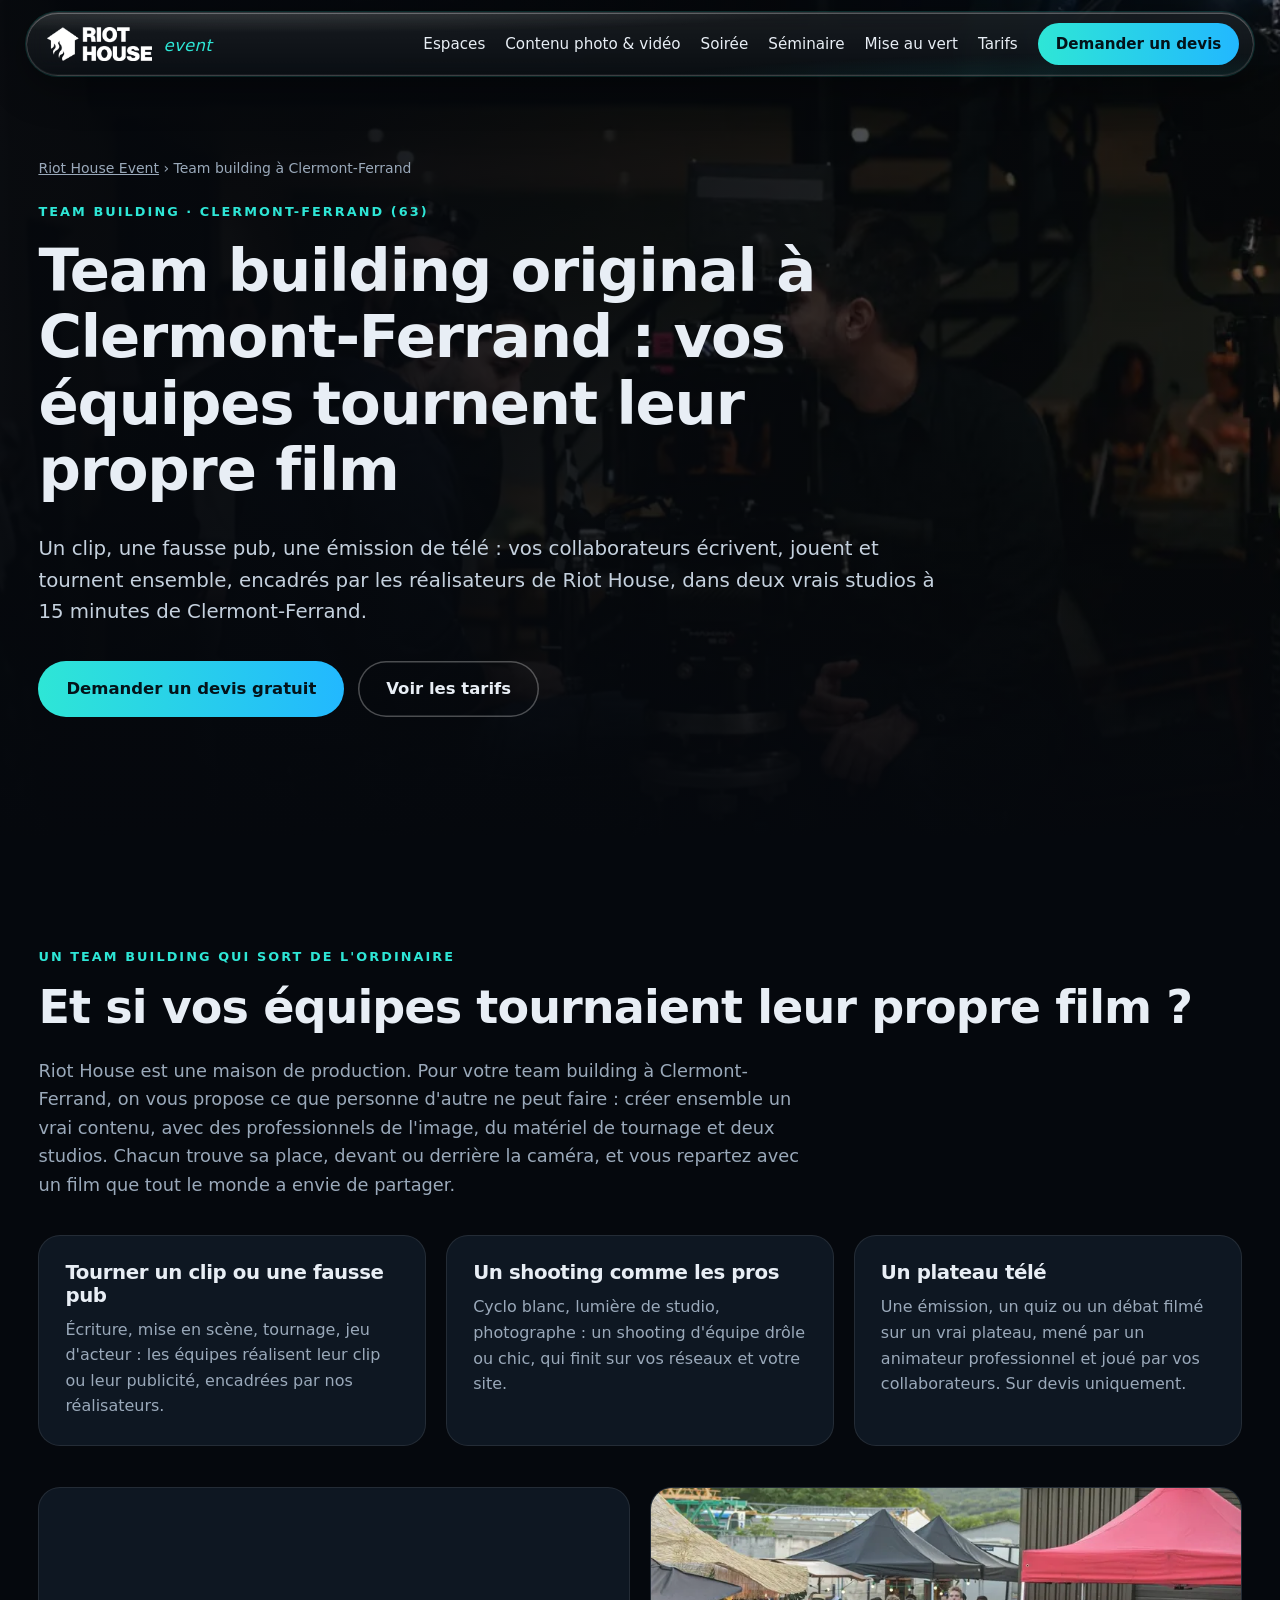
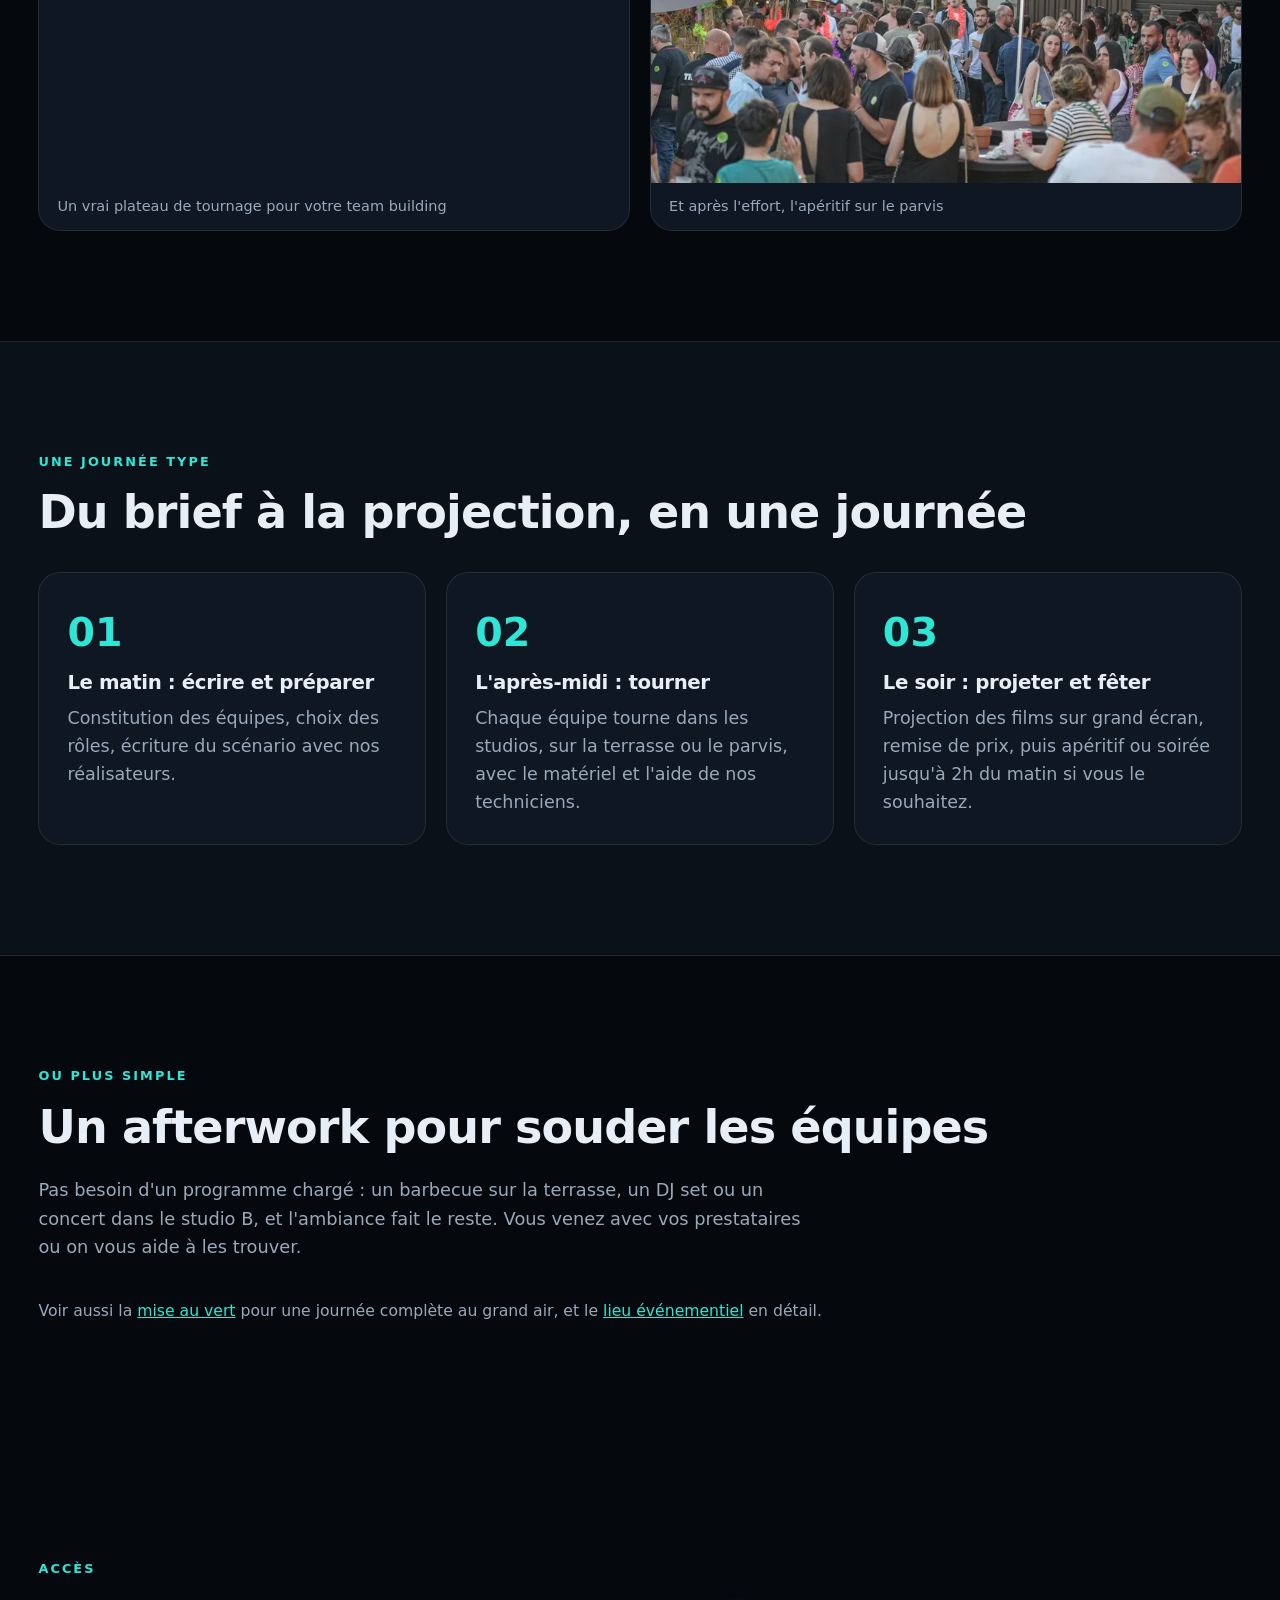
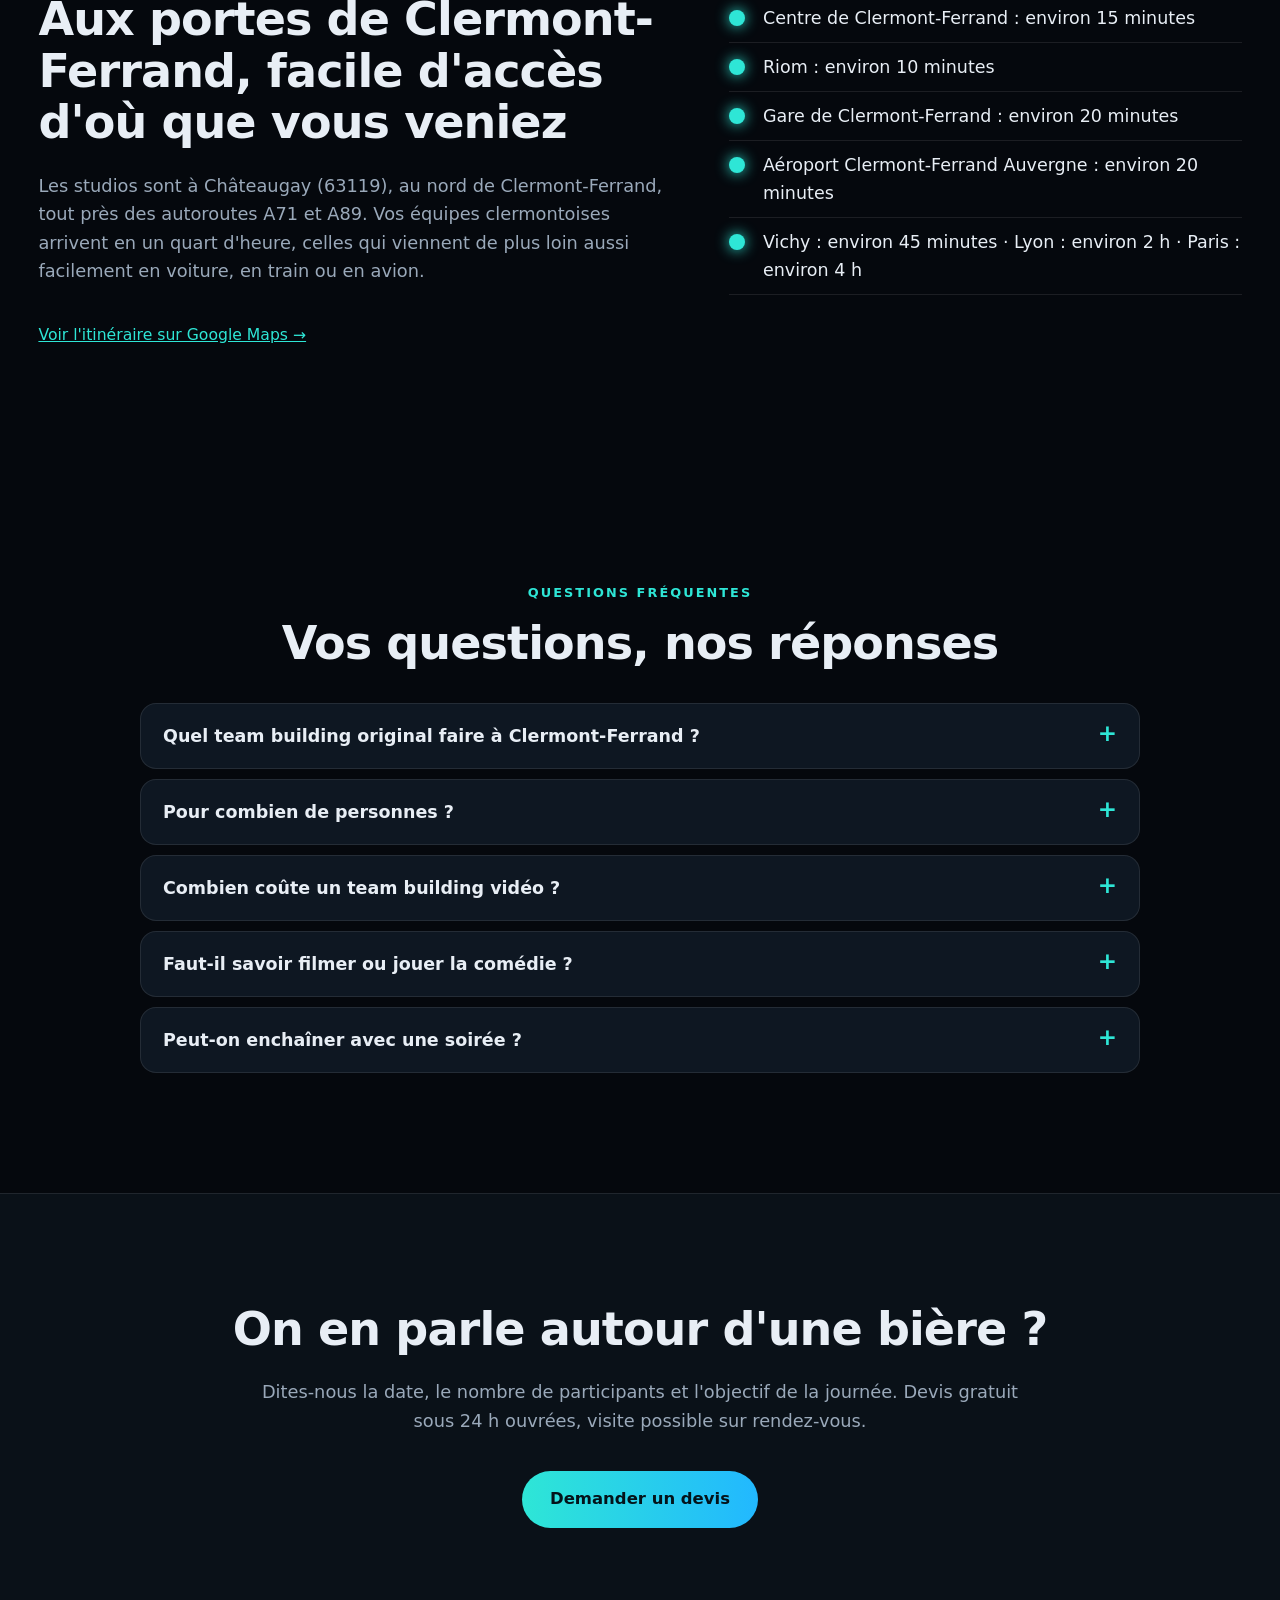
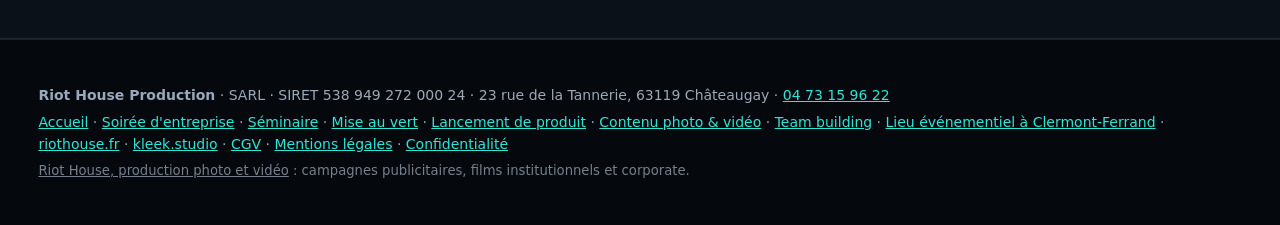
<file: team-building-clermont-ferrand/index.html>
<!doctype html>
<html lang="fr">
<head>
<meta charset="utf-8">
<meta name="viewport" content="width=device-width, initial-scale=1">
<title>Team building original à Clermont-Ferrand | Riot House Event</title>
<meta name="description" content="Team building original à Clermont-Ferrand : vos équipes tournent un clip, une fausse pub ou une émission dans de vrais studios. De 10 à 100 personnes. Devis gratuit.">
<meta name="robots" content="index, follow, max-image-preview:large">
<link rel="canonical" href="https://event.riothouse.fr/team-building-clermont-ferrand/">
<meta name="theme-color" content="#05080d">
<meta property="og:type" content="website">
<meta property="og:locale" content="fr_FR">
<meta property="og:site_name" content="Riot House Event">
<meta property="og:title" content="Team building original à Clermont-Ferrand | Riot House Event">
<meta property="og:description" content="Team building original à Clermont-Ferrand : vos équipes tournent un clip, une fausse pub ou une émission dans de vrais studios. De 10 à 100 personnes. Devis gratuit.">
<meta property="og:url" content="https://event.riothouse.fr/team-building-clermont-ferrand/">
<meta property="og:image" content="https://event.riothouse.fr/assets/og-image.png">
<meta name="twitter:card" content="summary_large_image">
<link rel="icon" type="image/svg+xml" href="/assets/favicon.svg">
<link rel="stylesheet" href="/assets/style.css?v=709c5479">
<script>document.documentElement.classList.add("js");setTimeout(function(){if(!document.documentElement.dataset.fx)document.documentElement.classList.remove("js")},3000)</script>
<script type="application/ld+json">
{
 "@context": "https://schema.org",
 "@graph": [
  {
   "@type": "Service",
   "name": "Team building vidéo",
   "description": "Team building créatif : tournage de clips, publicités et émissions en équipe dans des studios de production, à Châteaugay près de Clermont-Ferrand.",
   "provider": {
    "@id": "https://event.riothouse.fr/#venue"
   },
   "areaServed": [
    "Clermont-Ferrand",
    "Puy-de-Dôme",
    "Auvergne"
   ],
   "url": "https://event.riothouse.fr/team-building-clermont-ferrand/",
   "audience": {
    "@type": "BusinessAudience",
    "name": "Entreprises, comités de direction, équipes"
   }
  },
  {
   "@type": "BreadcrumbList",
   "itemListElement": [
    {
     "@type": "ListItem",
     "position": 1,
     "name": "Riot House Event",
     "item": "https://event.riothouse.fr/"
    },
    {
     "@type": "ListItem",
     "position": 2,
     "name": "Team building à Clermont-Ferrand",
     "item": "https://event.riothouse.fr/team-building-clermont-ferrand/"
    }
   ]
  },
  {
   "@type": "FAQPage",
   "mainEntity": [
    {
     "@type": "Question",
     "name": "Quel team building original faire à Clermont-Ferrand ?",
     "acceptedAnswer": {
      "@type": "Answer",
      "text": "Chez Riot House, vos équipes tournent leur propre clip, leur fausse publicité ou leur émission de télé, encadrées par des professionnels de l'image, dans de vrais studios de tournage à 15 minutes du centre de Clermont-Ferrand."
     }
    },
    {
     "@type": "Question",
     "name": "Pour combien de personnes ?",
     "acceptedAnswer": {
      "@type": "Answer",
      "text": "De 10 à 100 personnes. Les groupes sont répartis en équipes de tournage selon votre effectif."
     }
    },
    {
     "@type": "Question",
     "name": "Combien coûte un team building vidéo ?",
     "acceptedAnswer": {
      "@type": "Answer",
      "text": "La location des studios démarre à 390 € HT la demi-journée (ménage inclus). L'animation (réalisateurs, matériel, montage) est chiffrée sur devis selon votre effectif et la durée, gratuitement sous 24 h ouvrées."
     }
    },
    {
     "@type": "Question",
     "name": "Faut-il savoir filmer ou jouer la comédie ?",
     "acceptedAnswer": {
      "@type": "Answer",
      "text": "Non. Nos équipes guident chaque groupe, de l'écriture au tournage. Chacun choisit son rôle : acteur, réalisateur, cadreur, accessoiriste…"
     }
    },
    {
     "@type": "Question",
     "name": "Peut-on enchaîner avec une soirée ?",
     "acceptedAnswer": {
      "@type": "Answer",
      "text": "Oui : la soirée va de 16h à minuit, prolongeable jusqu'à 2h du matin, avec projection des films, remise de prix, traiteur et DJ si vous le souhaitez."
     }
    }
   ]
  }
 ]
}
</script>
</head>
<body>
<a class="skip" href="#contenu">Aller au contenu</a>
<header class="nav" id="top">
  <a class="brand" href="/" aria-label="Riot House Event, accueil">
    <span class="logo" aria-hidden="true"></span>
    <span class="ev">event</span>
  </a>
  <nav aria-label="Navigation principale">
    <a href="/#espaces">Espaces</a>
    <a href="/contenu-photo-video/">Contenu photo &amp; vidéo</a>
    <a href="/soiree-entreprise/">Soirée</a>
    <a href="/seminaire/">Séminaire</a>
    <a href="/mise-au-vert/">Mise au vert</a>
    <a href="/#tarifs">Tarifs</a>
    <a class="btn btn-sm" href="/#contact?type=Team%20building">Demander un devis</a>
  </nav>
</header>
<main id="contenu">
<section class="page-hero ph-team-building-clermont-ferrand">
  <img src="/assets/photos/making-of-tournage-equipe-1600.webp" srcset="/assets/photos/making-of-tournage-equipe-800.webp 800w, /assets/photos/making-of-tournage-equipe-1600.webp 1600w, /assets/photos/making-of-tournage-equipe-2000.webp 2000w" sizes="100vw" width="2000" height="833" alt="Tournage en équipe dans les studios Riot House, team building à Clermont-Ferrand" fetchpriority="high">
  <div class="wrap">
    <p class="crumbs"><a href="/">Riot House Event</a> › Team building à Clermont-Ferrand</p>
    <p class="eyebrow">Team building · Clermont-Ferrand (63)</p>
    <h1>Team building original à Clermont-Ferrand : vos équipes tournent leur propre film</h1>
    <p class="lead">Un clip, une fausse pub, une émission de télé : vos collaborateurs écrivent, jouent et tournent ensemble, encadrés par les réalisateurs de Riot House, dans deux vrais studios à 15 minutes de Clermont-Ferrand.</p>
    <div class="cta-row"><a class="btn" href="/?type=Team%20building#contact">Demander un devis gratuit</a><a class="btn btn-ghost" href="/#tarifs">Voir les tarifs</a></div>
  </div>
</section>
<section class="wrap section">
  <p class="eyebrow">Un team building qui sort de l'ordinaire</p>
  <h2>Et si vos équipes tournaient leur propre film ?</h2>
  <p class="sub left">Riot House est une maison de production. Pour votre team building à Clermont-Ferrand, on vous propose ce que personne d'autre ne peut faire : créer ensemble un vrai contenu, avec des professionnels de l'image, du matériel de tournage et deux studios. Chacun trouve sa place, devant ou derrière la caméra, et vous repartez avec un film que tout le monde a envie de partager.</p>
  <ul class="three">
    <li><h3>Tourner un clip ou une fausse pub</h3><p>Écriture, mise en scène, tournage, jeu d'acteur : les équipes réalisent leur clip ou leur publicité, encadrées par nos réalisateurs.</p></li>
    <li><h3>Un shooting comme les pros</h3><p>Cyclo blanc, lumière de studio, photographe : un shooting d'équipe drôle ou chic, qui finit sur vos réseaux et votre site.</p></li>
    <li><h3>Un plateau télé</h3><p>Une émission, un quiz ou un débat filmé sur un vrai plateau, mené par un animateur professionnel et joué par vos collaborateurs. Sur devis uniquement.</p></li>
  </ul>
  <div class="photo-row">
    <figure><img src="/assets/photos/making-of-tournage-equipe-1600.webp" srcset="/assets/photos/making-of-tournage-equipe-800.webp 800w, /assets/photos/making-of-tournage-equipe-1600.webp 1600w, /assets/photos/making-of-tournage-equipe-2000.webp 2000w" sizes="(max-width:900px) 100vw, 540px" width="2000" height="833" alt="Équipe de tournage Riot House, team building vidéo à Clermont-Ferrand" loading="lazy" decoding="async"><figcaption>Un vrai plateau de tournage pour votre team building</figcaption></figure>
    <figure><img src="/assets/photos/soiree-foule-parvis-1600.webp" srcset="/assets/photos/soiree-foule-parvis-800.webp 800w, /assets/photos/soiree-foule-parvis-1600.webp 1600w, /assets/photos/soiree-foule-parvis-2000.webp 1770w" sizes="(max-width:900px) 100vw, 540px" width="1770" height="1334" alt="Collaborateurs réunis sur le parvis de Riot House après un team building" loading="lazy" decoding="async"><figcaption>Et après l'effort, l'apéritif sur le parvis</figcaption></figure>
  </div>
</section>

<section class="band">
  <div class="wrap section">
    <p class="eyebrow">Une journée type</p>
    <h2>Du brief à la projection, en une journée</h2>
    <ol class="steps">
      <li><h3>Le matin : écrire et préparer</h3><p>Constitution des équipes, choix des rôles, écriture du scénario avec nos réalisateurs.</p></li>
      <li><h3>L'après-midi : tourner</h3><p>Chaque équipe tourne dans les studios, sur la terrasse ou le parvis, avec le matériel et l'aide de nos techniciens.</p></li>
      <li><h3>Le soir : projeter et fêter</h3><p>Projection des films sur grand écran, remise de prix, puis apéritif ou soirée jusqu'à 2h du matin si vous le souhaitez.</p></li>
    </ol>
  </div>
</section>

<section class="wrap section">
  <p class="eyebrow">Ou plus simple</p>
  <h2>Un afterwork pour souder les équipes</h2>
  <p class="sub left">Pas besoin d'un programme chargé : un barbecue sur la terrasse, un DJ set ou un concert dans le studio B, et l'ambiance fait le reste. Vous venez avec vos prestataires ou on vous aide à les trouver.</p>
  <p class="more">Voir aussi la <a href="/mise-au-vert/">mise au vert</a> pour une journée complète au grand air, et le <a href="/lieu-evenementiel-clermont-ferrand/">lieu événementiel</a> en détail.</p>
</section>

<section class="wrap section content-split" id="acces">
  <div>
    <p class="eyebrow">Accès</p>
    <h2>Aux portes de Clermont-Ferrand, facile d'accès d'où que vous veniez</h2>
    <p class="sub left">Les studios sont à Châteaugay (63119), au nord de Clermont-Ferrand, tout près des autoroutes A71 et A89. Vos équipes clermontoises arrivent en un quart d'heure, celles qui viennent de plus loin aussi facilement en voiture, en train ou en avion.</p>
    <p class="more"><a href="https://www.google.com/maps/search/?api=1&amp;query=Riot+House+23+rue+de+la+Tannerie+63119+Ch%C3%A2teaugay" rel="noopener">Voir l'itinéraire sur Google Maps →</a></p>
  </div>
  <div>
    <ul class="ticks">
      <li>Centre de Clermont-Ferrand : environ 15 minutes</li>
      <li>Riom : environ 10 minutes</li>
      <li>Gare de Clermont-Ferrand : environ 20 minutes</li>
      <li>Aéroport Clermont-Ferrand Auvergne : environ 20 minutes</li>
      <li>Vichy : environ 45 minutes · Lyon : environ 2 h · Paris : environ 4 h</li>
    </ul>
  </div>
</section>
<section class="wrap section" id="faq">
  <p class="eyebrow">Questions fréquentes</p>
  <h2>Vos questions, nos réponses</h2>
  <div class="faq">
    <details><summary>Quel team building original faire à Clermont-Ferrand ?</summary><p>Chez Riot House, vos équipes tournent leur propre clip, leur fausse publicité ou leur émission de télé, encadrées par des professionnels de l'image, dans de vrais studios de tournage à 15 minutes du centre de Clermont-Ferrand.</p></details>
    <details><summary>Pour combien de personnes ?</summary><p>De 10 à 100 personnes. Les groupes sont répartis en équipes de tournage selon votre effectif.</p></details>
    <details><summary>Combien coûte un team building vidéo ?</summary><p>La location des studios démarre à 390 € HT la demi-journée (ménage inclus). L'animation (réalisateurs, matériel, montage) est chiffrée sur devis selon votre effectif et la durée, gratuitement sous 24 h ouvrées.</p></details>
    <details><summary>Faut-il savoir filmer ou jouer la comédie ?</summary><p>Non. Nos équipes guident chaque groupe, de l'écriture au tournage. Chacun choisit son rôle : acteur, réalisateur, cadreur, accessoiriste…</p></details>
    <details><summary>Peut-on enchaîner avec une soirée ?</summary><p>Oui : la soirée va de 16h à minuit, prolongeable jusqu'à 2h du matin, avec projection des films, remise de prix, traiteur et DJ si vous le souhaitez.</p></details>
  </div>
</section>
<section class="band cta-band">
  <div class="wrap section">
    <h2>On en parle autour d'une bière&nbsp;?</h2>
    <p class="sub">Dites-nous la date, le nombre de participants et l'objectif de la journée. Devis gratuit sous 24 h ouvrées, visite possible sur rendez-vous.</p>
    <a class="btn" href="/?type=Team%20building#contact">Demander un devis</a>
  </div>
</section>
</main>
<footer class="footer">
  <div class="wrap">
    <p><strong>Riot House Production</strong> · SARL · SIRET 538 949 272 000 24 · 23 rue de la Tannerie, 63119 Châteaugay · <a href="tel:+33473159622">04 73 15 96 22</a></p>
    <p><a href="/">Accueil</a> · <a href="/soiree-entreprise/">Soirée d'entreprise</a> · <a href="/seminaire/">Séminaire</a> · <a href="/mise-au-vert/">Mise au vert</a> · <a href="/lancement-produit/">Lancement de produit</a> · <a href="/contenu-photo-video/">Contenu photo &amp; vidéo</a> · <a href="/team-building-clermont-ferrand/">Team building</a> · <a href="/lieu-evenementiel-clermont-ferrand/">Lieu événementiel à Clermont-Ferrand</a> · <a href="https://www.riothouse.fr/">riothouse.fr</a> · <a href="https://kleek.studio/">kleek.studio</a> · <a href="https://www.riothouse.fr/app/uploads/2019/03/riot-house-cgv.pdf">CGV</a> · <a href="/mentions-legales/">Mentions légales</a> · <a href="/confidentialite/">Confidentialité</a> <span class="manage-cookies">· <a href="#">Gérer les cookies</a></span></p>
    <p class="sister"><a href="https://www.riothouse.fr/">Riot House, production photo et vidéo</a> : campagnes publicitaires, films institutionnels et corporate.</p>
  </div>
</footer>
<script src="/assets/ads.js?v=b9494e42" defer></script>
<script src="/assets/fx.js?v=851ea6b1" defer></script>
<script src="/assets/cinema.js?v=e68865a1" defer></script>
</body>
</html>
</file>
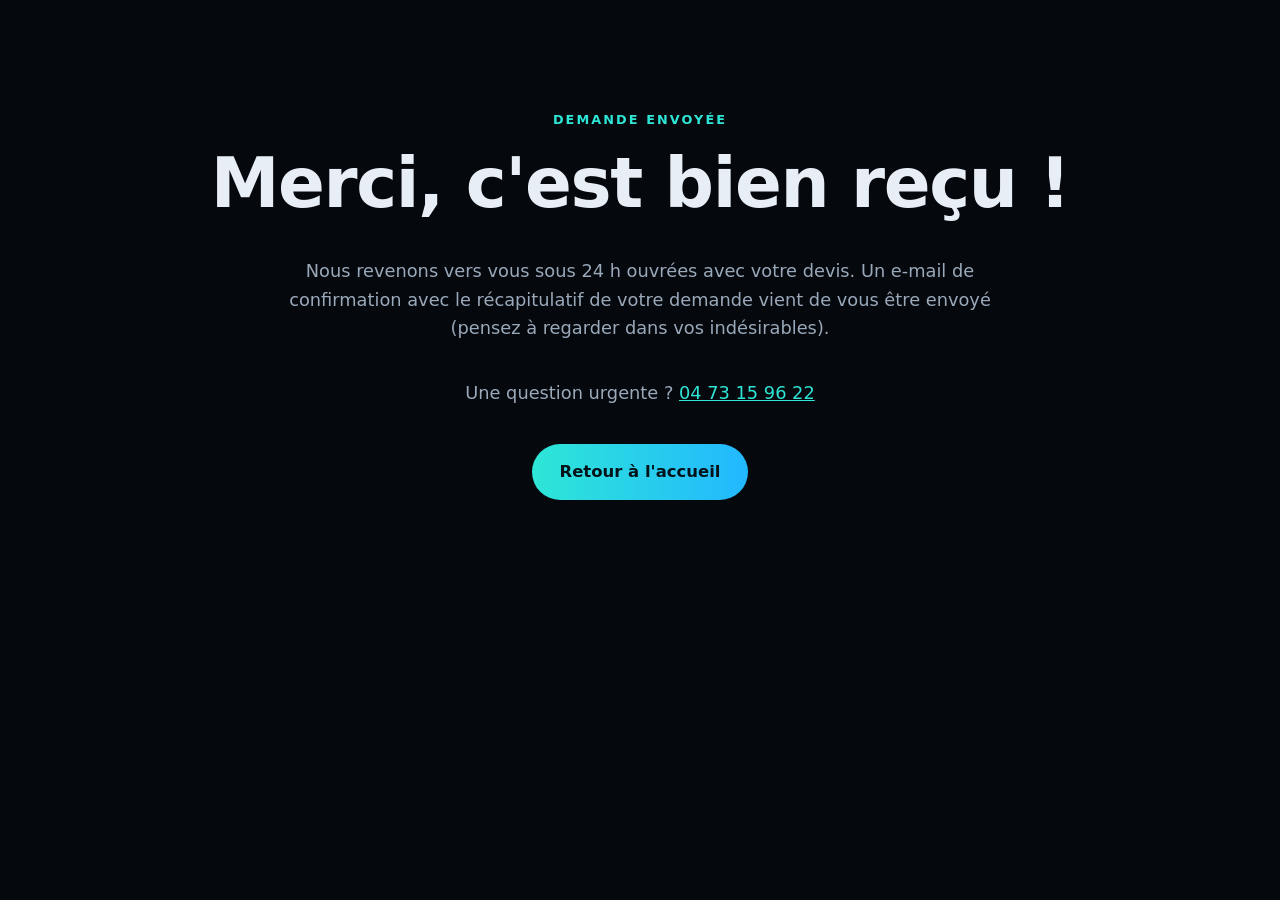
<file: merci.html>
<!doctype html><html lang="fr"><head><meta charset="utf-8"><meta name="viewport" content="width=device-width,initial-scale=1"><meta name="robots" content="noindex"><title>Demande envoyée | Riot House Event</title><link rel="icon" type="image/svg+xml" href="/assets/favicon.svg"><link rel="stylesheet" href="/assets/style.css?v=709c5479"></head><body><main class="wrap section" style="text-align:center;min-height:70vh;display:flex;flex-direction:column;justify-content:center;align-items:center"><p class="eyebrow">Demande envoyée</p><h1>Merci, c'est bien reçu&nbsp;!</h1><p class="sub">Nous revenons vers vous sous 24 h ouvrées avec votre devis. Un e-mail de confirmation avec le récapitulatif de votre demande vient de vous être envoyé (pensez à regarder dans vos indésirables).</p><p class="sub">Une question urgente&nbsp;? <a href="tel:+33473159622">04 73 15 96 22</a></p><div class="cta-row" style="justify-content:center"><a class="btn" href="/">Retour à l'accueil</a></div></main><script src="/assets/ads.js?v=b9494e42" defer></script></body></html>
</file>
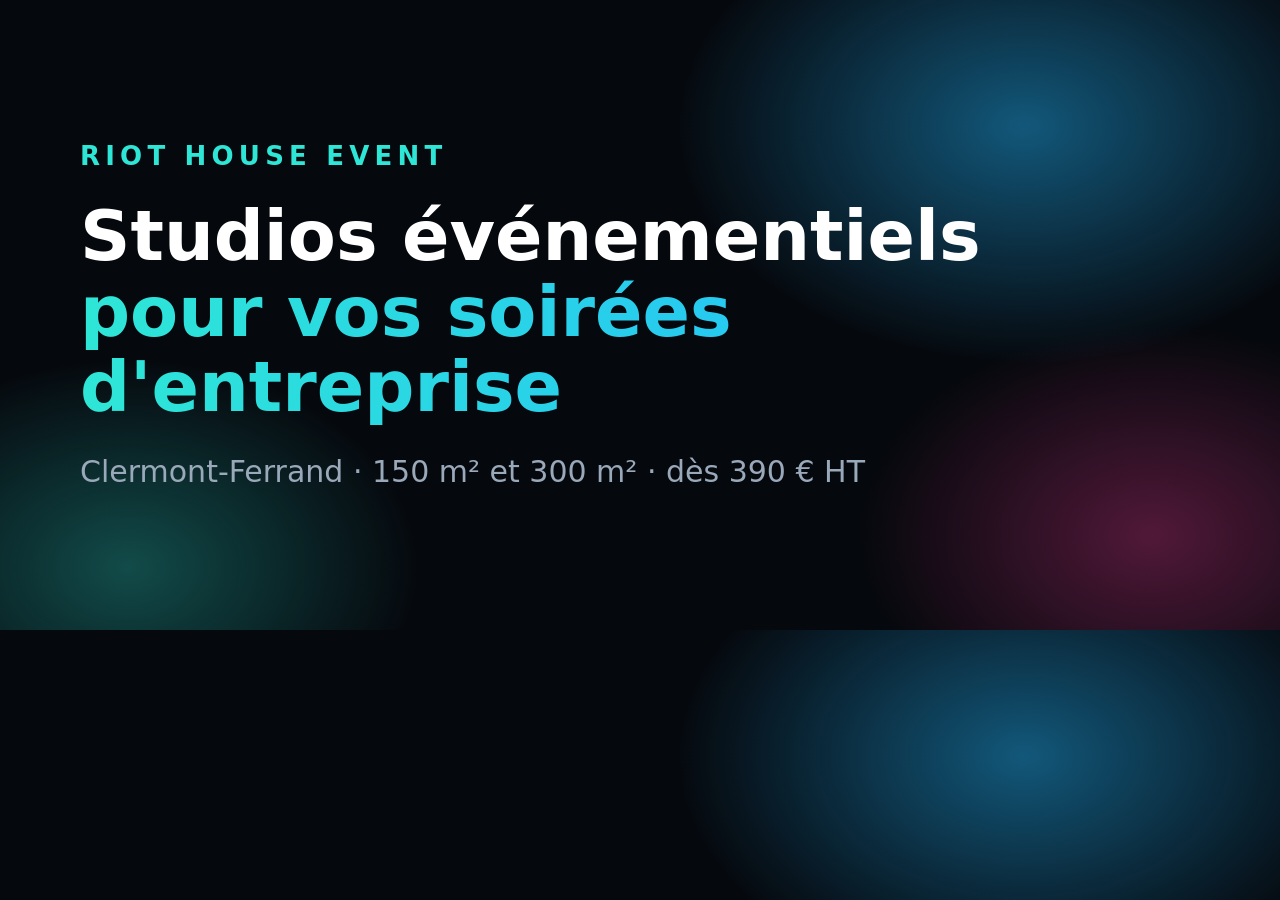
<file: assets/og-source.html>
<!doctype html><meta charset="utf-8"><style>body{margin:0;width:1200px;height:630px;background:radial-gradient(500px 340px at 80% 20%,rgba(34,184,255,.45),transparent 70%),radial-gradient(420px 300px at 90% 85%,rgba(255,61,154,.3),transparent 70%),radial-gradient(420px 300px at 10% 90%,rgba(46,230,214,.3),transparent 70%),#05080d;color:#fff;font:700 70px/1.08 system-ui,sans-serif;display:flex;flex-direction:column;justify-content:center;padding:0 80px;box-sizing:border-box}small{font:600 26px system-ui;letter-spacing:.2em;color:#2ee6d6;margin-bottom:28px}span{background:linear-gradient(90deg,#2ee6d6,#22b8ff);-webkit-background-clip:text;color:transparent}p{font:400 30px system-ui;color:#9aa9ba;margin:28px 0 0}</style><small>RIOT HOUSE EVENT</small>Studios événementiels<br><span>pour vos soirées d'entreprise</span><p>Clermont-Ferrand · 150 m² et 300 m² · dès 390 € HT</p>
</file>
<file: assets/style.css>
:root{
  --bg:#05080d; --bg2:#0a1118; --card:#0e1722; --line:rgba(255,255,255,.09);
  --text:#e8eef5; --muted:#9aa9ba; --cyan:#2ee6d6; --cyan2:#22b8ff; --pink:#ff3d9a; --yellow:#ffc933;
  --radius:22px; --glow:0 0 0 1px rgba(46,230,214,.35),0 0 40px rgba(46,230,214,.12);
}
*{box-sizing:border-box}
html{scroll-behavior:smooth;scroll-padding-top:80px;font-size:clamp(16px,.35vw + 12px,24px)}
body{margin:0;background:var(--bg);color:var(--text);font:400 1.0625rem/1.6 Inter,ui-sans-serif,system-ui,-apple-system,"Segoe UI",Roboto,Helvetica,Arial,sans-serif;-webkit-font-smoothing:antialiased}
img,svg{max-width:100%}
a{color:var(--cyan)}
.wrap{width:min(2400px,100% - clamp(32px,6vw,160px));margin-inline:auto}
.skip{position:absolute;left:-999px}.skip:focus{left:12px;top:12px;background:#fff;color:#000;padding:8px 12px;z-index:99}
h1,h2,h3{line-height:1.12;margin:0 0 .5em;letter-spacing:-.02em}
h1{font-size:clamp(2.2rem,5.4vw,4.3rem);font-weight:800}
h2{font-size:clamp(1.8rem,3.6vw,2.8rem);font-weight:750}
h3{font-size:1.2rem}
p{margin:0 0 1em}
.grad{background:linear-gradient(90deg,var(--cyan),var(--cyan2) 55%,#8b7bff);-webkit-background-clip:text;background-clip:text;color:transparent}
.eyebrow{text-transform:uppercase;letter-spacing:.16em;font-size:.78rem;font-weight:700;color:var(--cyan);margin-bottom:.9rem}
.sub{max-width:68ch;color:var(--muted);font-size:1.08rem;margin:0 auto 2.2rem}
.sub.left{margin-left:0}
.section{padding:clamp(56px,9vw,110px) 0}
.band{background:var(--bg2);border-block:1px solid var(--line)}
#espaces,#faq{text-align:center}
.faq,.cards{text-align:left}

/* nav */
.nav{position:sticky;top:12px;z-index:20;width:min(2400px,100% - clamp(24px,4vw,120px));margin:12px auto 0;display:flex;justify-content:space-between;align-items:center;gap:16px;padding:10px 14px 10px 20px;border:1px solid rgba(46,230,214,.45);border-radius:999px;background:rgba(5,8,13,.72);backdrop-filter:blur(14px);box-shadow:var(--glow)}
.brand{display:flex;align-items:center;gap:10px;color:#fff;text-decoration:none;font-size:.95rem;letter-spacing:.04em}
.brand i{color:var(--cyan);font-weight:400}
.nav nav{display:flex;align-items:center;gap:20px}
.nav nav a{color:var(--text);text-decoration:none;font-size:.92rem}
.nav nav a:not(.btn):hover{color:var(--cyan)}

/* buttons */
.btn{display:inline-block;background:linear-gradient(90deg,var(--cyan),var(--cyan2));color:#04131a;font-weight:700;text-decoration:none;padding:15px 28px;border-radius:999px;border:0;cursor:pointer;font-size:1rem;transition:transform .15s,box-shadow .15s}
.btn:hover{transform:translateY(-2px);box-shadow:0 10px 30px rgba(46,230,214,.35)}
.btn-sm{padding:9px 18px;font-size:.88rem;color:#04131a!important}
.btn-ghost{background:transparent;color:var(--text);box-shadow:inset 0 0 0 1.5px rgba(255,255,255,.28)}
.btn-ghost:hover{box-shadow:inset 0 0 0 1.5px var(--cyan);color:var(--cyan)}
.btn-block{display:block;width:100%;text-align:center}
:focus-visible{outline:2px solid var(--cyan);outline-offset:3px}

/* hero */
.hero{position:relative;margin-top:-76px;padding:150px 0 70px;overflow:hidden}
.hero-bg{position:absolute;inset:0;background:
  radial-gradient(600px 380px at 78% 18%,rgba(34,184,255,.35),transparent 70%),
  radial-gradient(520px 340px at 90% 70%,rgba(255,61,154,.22),transparent 70%),
  radial-gradient(520px 320px at 12% 85%,rgba(46,230,214,.22),transparent 70%),
  linear-gradient(180deg,#05080d,#070d14)}
.hero-bg::after{content:"";position:absolute;inset:0;background-image:repeating-linear-gradient(100deg,transparent 0 46px,rgba(255,255,255,.025) 46px 47px);mask-image:linear-gradient(180deg,#000,transparent)}
.hero-inner{position:relative}
.hero h1{max-width:22ch}
.lead{max-width:72ch;font-size:1.2rem;color:#c5d1de;margin:1.2rem 0 2rem}
.cta-row{display:flex;flex-wrap:wrap;gap:14px;margin-bottom:3rem}
.facts{list-style:none;display:grid;grid-template-columns:repeat(4,1fr);gap:14px;padding:0;margin:0}
.facts li{padding:18px 20px;border:1px solid var(--line);border-radius:18px;background:rgba(14,23,34,.6);backdrop-filter:blur(8px)}
.facts strong{display:block;font-size:1.7rem;line-height:1.1;color:#fff}
.facts li>span{font-size:.85rem;color:var(--muted);line-height:1.35;display:block;margin-top:6px}

/* cards */
.cards{display:grid;grid-template-columns:repeat(3,1fr);gap:22px}
.card{background:var(--card);border:1px solid var(--line);border-radius:var(--radius);overflow:hidden;display:flex;flex-direction:column;transition:transform .2s,border-color .2s}
.card:hover{transform:translateY(-4px);border-color:rgba(46,230,214,.5)}
.card-body{padding:22px 24px 26px;display:flex;flex-direction:column;flex:1}
.card-body p{color:var(--muted);font-size:.97rem}
.size{color:var(--cyan)!important;font-size:.85rem!important;font-weight:600;text-transform:uppercase;letter-spacing:.06em;margin-bottom:.6em}
.price{margin:auto 0 0!important;font-size:2rem!important;font-weight:800;color:#fff!important}
.price small{font-size:.8rem;font-weight:500;color:var(--muted)}
.note{margin-top:28px;color:var(--muted);font-size:.95rem}

/* photo placeholders: remplacer par <img> réels dans assets/photos */
.ph{position:relative;aspect-ratio:4/3;display:grid;place-items:end start;padding:14px;color:rgba(255,255,255,.7);font-size:.75rem;letter-spacing:.08em;text-transform:uppercase}
.ph span{background:rgba(0,0,0,.45);padding:4px 10px;border-radius:99px}
.ph img{position:absolute;inset:0;width:100%;height:100%;object-fit:cover}
.ph-a{background:radial-gradient(70% 60% at 50% 35%,#cfe3ff 0,#6a8bb8 40%,#101a2a 100%)}
.ph-b{background:radial-gradient(60% 50% at 30% 20%,#ff3d9a 0,transparent 60%),radial-gradient(60% 50% at 80% 30%,#22b8ff 0,transparent 60%),#0b0f1c}
.ph-c{background:linear-gradient(180deg,#8fd0ff 0 38%,#4f9d4a 38% 100%)}


/* uses */
.uses{list-style:none;padding:0;margin:2rem 0 0;display:grid;grid-template-columns:repeat(3,1fr);gap:18px}
.uses li{padding:26px;border:1px solid var(--line);border-radius:var(--radius);background:linear-gradient(160deg,rgba(46,230,214,.07),transparent 60%),var(--card)}
.uses p{color:var(--muted);margin:0;font-size:.97rem}
.band .sub{margin-left:0}

/* split */
.content-split{display:grid;grid-template-columns:1.1fr .9fr;gap:clamp(24px,5vw,64px);align-items:center}
.ticks{list-style:none;padding:0;margin:0 0 2rem}
.ticks li{padding:10px 0 10px 34px;position:relative;border-bottom:1px solid var(--line)}
.ticks li::before{content:"";position:absolute;left:0;top:16px;width:16px;height:16px;border-radius:50%;background:var(--cyan);box-shadow:0 0 14px var(--cyan)}

/* pricing */
.pricing{display:grid;grid-template-columns:1.4fr 1fr;gap:24px;align-items:start;margin-top:1rem}
.estimator,.summary{background:var(--card);border:1px solid var(--line);border-radius:var(--radius);padding:28px}
.estimator fieldset{border:0;margin:0 0 20px;padding:0}
.estimator legend{font-size:.8rem;text-transform:uppercase;letter-spacing:.12em;color:var(--cyan);font-weight:700;margin-bottom:10px;padding:0}
.opt{display:flex;align-items:center;gap:12px;padding:12px 14px;border:1px solid var(--line);border-radius:14px;margin-bottom:8px;cursor:pointer;transition:border-color .15s,background .15s}
.opt:hover{border-color:rgba(46,230,214,.5)}
.opt:has(input:checked){border-color:var(--cyan);background:rgba(46,230,214,.08)}
.opt span{flex:1}
.opt b{font-variant-numeric:tabular-nums}.opt b.quote{font-weight:500;color:var(--muted);font-size:.85rem}
input[type=checkbox]{accent-color:var(--cyan);width:18px;height:18px}
.summary{position:sticky;top:96px}
.total{font-size:3.2rem;font-weight:800;line-height:1;margin:.2em 0 .1em}
.total small{font-size:1rem;color:var(--muted);font-weight:500}
.ttc{color:var(--muted);margin-bottom:1.2rem}
.recap{list-style:none;padding:0;margin:0 0 1.4rem;font-size:.92rem;color:var(--muted);min-height:1.5em}
.recap li{display:flex;justify-content:space-between;padding:6px 0;border-bottom:1px dashed var(--line)}
.fine{font-size:.82rem;color:var(--muted);margin:1rem 0 0}

.included{list-style:none;padding:0;margin:2rem 0 0;display:grid;grid-template-columns:repeat(4,1fr);gap:14px;text-align:left}
.included li{padding:18px;border:1px solid var(--line);border-radius:16px;background:var(--card);font-size:.95rem}
.section:has(.included){text-align:center}

.steps{counter-reset:s;list-style:none;padding:0;margin:2rem 0 0;display:grid;grid-template-columns:repeat(3,1fr);gap:20px}
.steps li{counter-increment:s;padding:28px;border:1px solid var(--line);border-radius:var(--radius);background:var(--card)}
.steps li::before{content:"0" counter(s);display:block;font-size:2.4rem;font-weight:800;color:var(--cyan);margin-bottom:8px}
.steps p{color:var(--muted);margin:0}

.faq{max-width:1000px;margin:2rem auto 0}
details{border:1px solid var(--line);border-radius:16px;background:var(--card);margin-bottom:10px;padding:0 22px}
summary{cursor:pointer;padding:18px 0;font-weight:600;list-style:none;display:flex;justify-content:space-between;gap:16px}
summary::after{content:"+";color:var(--cyan);font-size:1.4rem;line-height:1}
details[open] summary::after{content:"–"}
details p{color:var(--muted);padding-bottom:18px;margin:0}

/* contact */
.contact-grid{display:grid;grid-template-columns:1fr 1.1fr;gap:clamp(24px,5vw,64px);align-items:start}
address{font-style:normal;color:var(--muted);margin-top:1.5rem}
.form{background:var(--card);border:1px solid rgba(46,230,214,.4);border-radius:var(--radius);padding:28px;box-shadow:var(--glow)}
.form label{display:block;font-size:.85rem;color:var(--muted);margin-bottom:14px}
.row{display:grid;grid-template-columns:1fr 1fr;gap:14px}
input,select,textarea{display:block;width:100%;margin-top:6px;padding:12px 14px;border-radius:12px;border:1px solid var(--line);background:#07101a;color:var(--text);font:inherit}
input:focus,select:focus,textarea:focus{border-color:var(--cyan);outline:0}
.hp{position:absolute;left:-9999px}

.footer{padding:40px 0;color:var(--muted);font-size:.85rem;border-top:1px solid var(--line)}
.footer p{margin:.3em 0}

@media(max-width:900px){
  .cards,.uses,.steps{grid-template-columns:1fr}
  .facts{grid-template-columns:1fr 1fr}
  .pricing,.content-split,.contact-grid{grid-template-columns:1fr}
  .included{grid-template-columns:1fr 1fr}
  .summary{position:static}
  .nav nav a:not(.btn){display:none}
  .row{grid-template-columns:1fr}
}
@media(prefers-reduced-motion:reduce){html{scroll-behavior:auto}*{transition:none!important}}
.stepper select{width:130px;margin:0}

/* pages dédiées */
.ph-content{background:#0b121b;aspect-ratio:5/4;border-radius:var(--radius);overflow:hidden}
.uses h3 a{color:inherit;text-decoration:none}.uses h3 a:hover{color:var(--cyan)}
.uses p a{white-space:nowrap}
.page-hero{position:relative;margin-top:-76px;padding:150px 0 70px;overflow:hidden;isolation:isolate}
.page-hero>img{position:absolute;inset:0;width:100%;height:100%;object-fit:cover;z-index:-2}
.page-hero::before{content:"";position:absolute;inset:0;z-index:-1;background:linear-gradient(90deg,rgba(5,8,13,.94) 25%,rgba(5,8,13,.55)),linear-gradient(180deg,transparent 60%,var(--bg))}
.page-hero h1{max-width:20ch;font-size:clamp(2rem,4.8vw,3.6rem)}
.crumbs{font-size:.85rem;color:var(--muted);margin-bottom:1.4rem}.crumbs a{color:var(--muted)}
.three{display:grid;grid-template-columns:repeat(3,1fr);gap:20px;margin-top:2rem;list-style:none;padding:0}
.three li{padding:26px;border:1px solid var(--line);border-radius:var(--radius);background:var(--card)}
.three p{color:var(--muted);margin:0;font-size:.97rem}
.photo-row{display:grid;grid-template-columns:repeat(2,1fr);gap:20px;margin-top:2.5rem}
.photo-row figure{margin:0;border-radius:var(--radius);overflow:hidden;border:1px solid var(--line);background:var(--card)}
.photo-row img{display:block;width:100%;height:auto;aspect-ratio:3/2;object-fit:cover}
.photo-row figcaption{padding:12px 18px;font-size:.88rem;color:var(--muted)}
.timeline{list-style:none;padding:0;margin:2rem 0 0;border-left:2px solid rgba(46,230,214,.4)}
.timeline li{position:relative;padding:0 0 22px 28px}
.timeline li::before{content:"";position:absolute;left:-7px;top:6px;width:12px;height:12px;border-radius:50%;background:var(--cyan);box-shadow:0 0 12px var(--cyan)}
.timeline b{color:#fff;margin-right:8px}.timeline span{color:var(--muted)}
.cta-band{text-align:center}
.cta-band .sub{margin-inline:auto}
.price-list{list-style:none;padding:0;margin:1.5rem 0 2rem;max-width:520px}
.price-list li{display:flex;justify-content:space-between;gap:16px;padding:10px 0;border-bottom:1px dashed var(--line)}
.price-list b{font-variant-numeric:tabular-nums}
.more{margin-top:2rem;color:var(--muted);font-size:.95rem}
@media(max-width:900px){.three,.photo-row{grid-template-columns:1fr}}
.price-sub{margin:.2rem 0 0!important;font-size:.85rem!important;color:var(--muted)!important}.price{margin-bottom:0!important}
.photo-row.cols3{grid-template-columns:repeat(3,1fr);text-align:left}
.photo-row.cols3 img{aspect-ratio:4/3}
@media(max-width:900px){.photo-row.cols3{grid-template-columns:1fr}}
#galerie{text-align:center}
.photo-row.cols4{grid-template-columns:repeat(4,1fr);text-align:left}
.photo-row.cols4 img{aspect-ratio:1/1}
@media(max-width:900px){.photo-row.cols4{grid-template-columns:1fr 1fr}}
@media(max-width:600px){.nav .btn-sm{white-space:nowrap;padding:9px 14px}.facts strong{font-size:1.35rem}.brand span{font-size:.85rem}}

/* ---------- v2 : pleine largeur, panoramas, animations ---------- */
.brand svg{width:34px;height:auto;color:var(--cyan)}
.brand i{font-style:normal}
.cards{gap:clamp(18px,1.6vw,40px)}
.card .ph{aspect-ratio:2/1;padding:0}
.card .ph img{object-position:center}
.ph-a img{object-position:50% 60%}
@media(max-width:900px){.card .ph{aspect-ratio:16/9}}
.note{text-align:center}

/* survol : halo bleu qui suit la souris */
.glow{position:relative;isolation:isolate;transition:border-color .25s,box-shadow .25s,transform .25s}
.glow::before{content:"";position:absolute;inset:0;border-radius:inherit;z-index:-1;pointer-events:none;opacity:0;transition:opacity .25s;
  background:radial-gradient(460px circle at var(--mx,50%) var(--my,50%),rgba(34,184,255,.28),transparent 55%)}
.glow:hover{border-color:rgba(34,184,255,.75)!important;box-shadow:0 0 0 1px rgba(34,184,255,.35),0 0 38px rgba(34,184,255,.22);transform:translateY(-3px)}
.glow:hover::before{opacity:1}

/* apparition au scroll (uniquement si JS actif) */
.js .reveal{opacity:0;transform:translateY(26px);transition:opacity .55s cubic-bezier(.2,.7,.2,1),transform .55s cubic-bezier(.2,.7,.2,1),border-color .25s,box-shadow .25s;transition-delay:calc(var(--i,0) * 70ms),calc(var(--i,0) * 70ms),0s,0s}
.js .reveal[data-from=left]{transform:translateX(-70px)}
.js .reveal[data-from=right]{transform:translateX(70px)}
.js .reveal[data-from=zoom]{transform:scale(.92)}
.js .reveal.in{opacity:1;transform:none}
.js .reveal.in.glow:hover{transform:translateY(-3px)}
.js .words .w{display:inline-block;opacity:0;transform:translateY(.5em);transition:opacity .45s ease,transform .45s ease;transition-delay:calc(var(--i,0) * 45ms)}
.js .words.in .w{opacity:1;transform:none}

/* chiffres clés */
.facts li{min-height:7.2rem}
.facts strong{font-variant-numeric:tabular-nums}

/* pastille hero vers la section contenu */
.pill{display:inline-flex;align-items:center;gap:.6rem;padding:.55rem 1.1rem;border:1px solid rgba(255,61,154,.55);border-radius:999px;color:#fff;text-decoration:none;font-size:.95rem;background:rgba(255,61,154,.1);margin:0 0 2.4rem}
.pill:hover{background:rgba(255,61,154,.2)}
.rec{width:.7rem;height:.7rem;border-radius:50%;background:#ff3d5a;box-shadow:0 0 12px #ff3d5a;animation:blink 1.2s infinite}
@keyframes blink{50%{opacity:.25}}

/* section avec photo de fond */
.bg-section{position:relative;isolation:isolate;overflow:hidden;border-block:1px solid var(--line)}
.bg-section>img.bg{position:absolute;inset:0;width:100%;height:100%;object-fit:cover;z-index:-2}
.bg-section::before{content:"";position:absolute;inset:0;z-index:-1;background:linear-gradient(180deg,rgba(5,8,13,.9),rgba(5,8,13,.62) 45%,rgba(5,8,13,.92))}
.bg-section .uses li{background:rgba(10,17,24,.72);backdrop-filter:blur(10px)}
.bg-section .sub{margin-left:0}
.uses{grid-template-columns:repeat(3,1fr)}
@media(max-width:1000px){.uses{grid-template-columns:repeat(2,1fr)}}
@media(max-width:650px){.uses{grid-template-columns:1fr}}

/* section contenu (mise en avant) */
.content-hero{position:relative;overflow:hidden;background:radial-gradient(900px 500px at 85% 20%,rgba(255,61,154,.22),transparent 70%),radial-gradient(800px 500px at 10% 90%,rgba(46,230,214,.18),transparent 70%),var(--bg2);border-block:1px solid var(--line)}
.content-hero .content-split{grid-template-columns:1fr 1fr;gap:clamp(28px,5vw,110px)}
.content-hero h2{font-size:clamp(2rem,4.4vw,4rem)}
.chips{display:flex;flex-wrap:wrap;gap:.7rem;margin:0 0 2rem;padding:0;list-style:none}
.chips li{padding:.5rem 1rem;border-radius:999px;border:1px solid rgba(46,230,214,.45);background:rgba(46,230,214,.08);font-size:.95rem}
.viewfinder{position:relative;aspect-ratio:16/10;border-radius:var(--radius);border:1px solid var(--line);overflow:hidden;background:
  radial-gradient(60% 70% at 30% 35%,rgba(46,230,214,.35),transparent 70%),radial-gradient(60% 70% at 78% 70%,rgba(255,61,154,.35),transparent 70%),#080e16}
.viewfinder::before{content:"";position:absolute;inset:7%;border:2px solid rgba(255,255,255,.55);border-radius:6px;
  -webkit-mask:linear-gradient(#000 0 0) top left/46px 46px no-repeat,linear-gradient(#000 0 0) top right/46px 46px no-repeat,linear-gradient(#000 0 0) bottom left/46px 46px no-repeat,linear-gradient(#000 0 0) bottom right/46px 46px no-repeat;
  mask:linear-gradient(#000 0 0) top left/46px 46px no-repeat,linear-gradient(#000 0 0) top right/46px 46px no-repeat,linear-gradient(#000 0 0) bottom left/46px 46px no-repeat,linear-gradient(#000 0 0) bottom right/46px 46px no-repeat}
.viewfinder .vf-rec{position:absolute;top:11%;left:11%;display:flex;align-items:center;gap:.6rem;font:700 1rem/1 ui-monospace,Menlo,monospace;letter-spacing:.12em;color:#fff}
.viewfinder .vf-tc{position:absolute;bottom:11%;right:11%;font:600 1rem/1 ui-monospace,Menlo,monospace;color:rgba(255,255,255,.85);font-variant-numeric:tabular-nums}
.viewfinder .vf-label{position:absolute;bottom:11%;left:11%;font-size:.85rem;letter-spacing:.14em;text-transform:uppercase;color:rgba(255,255,255,.8)}
.viewfinder img{position:absolute;inset:0;width:100%;height:100%;object-fit:cover}
@media(max-width:900px){.content-hero .content-split{grid-template-columns:1fr}}

/* dehors / dedans */
.zone{margin-top:3rem;text-align:left}
.zone h3{display:flex;align-items:center;gap:.8rem;font-size:1.3rem;margin-bottom:1rem;text-transform:uppercase;letter-spacing:.12em;color:var(--cyan)}
.zone h3::after{content:"";flex:1;height:1px;background:var(--line)}
.pano{display:grid;gap:clamp(14px,1.4vw,32px);margin:0;padding:0;list-style:none}
.pano.c3{grid-template-columns:repeat(3,1fr)}
.pano.c2{grid-template-columns:repeat(2,1fr)}
.pano figure{margin:0;border-radius:var(--radius);overflow:hidden;border:1px solid var(--line);background:var(--card)}
.pano img{display:block;width:100%;aspect-ratio:2/1;object-fit:cover}
.pano figcaption{padding:12px 18px;font-size:.9rem;color:var(--muted)}
@media(max-width:900px){.pano.c3,.pano.c2{grid-template-columns:1fr}.pano img{aspect-ratio:16/9}}

/* sous-pages : photos panoramiques */
.photo-row img{aspect-ratio:2/1}
.photo-row.one{grid-template-columns:1fr}

@media(prefers-reduced-motion:reduce){
  .js .reveal,.js .words .w{opacity:1!important;transform:none!important;transition:none!important}
  .rec{animation:none}
}

/* filtre bleu cyan sur une photo (viseur « contenu ») */
.viewfinder.has-photo{background:#06121a}
.viewfinder.has-photo img{filter:grayscale(1) contrast(1.12) brightness(.95)}
.viewfinder.has-photo::after{content:"";position:absolute;inset:0;pointer-events:none;mix-blend-mode:color;background:linear-gradient(135deg,#22b8ff,#2ee6d6)}
.viewfinder.has-photo .vf-overlay{position:absolute;inset:0;background:linear-gradient(180deg,rgba(5,8,13,.35),transparent 35%,rgba(5,8,13,.55));mix-blend-mode:multiply}
.viewfinder.has-photo .vf-rec,.viewfinder.has-photo .vf-tc,.viewfinder.has-photo .vf-label{z-index:2;text-shadow:0 1px 8px rgba(0,0,0,.6)}
.viewfinder.has-photo::before{z-index:2}
.hero,.page-hero{padding-top:9.5rem}
.bg-section::before{background:linear-gradient(180deg,rgba(5,8,13,.78),rgba(5,8,13,.45) 40%,rgba(5,8,13,.85))}
.bg-section>img.bg{object-position:50% 40%}

/* ---------- v3 : retours client ---------- */
/* logo officiel */
.brand{gap:12px}
.brand img{height:34px;width:auto;display:block}
.brand .ev{font-style:italic;font-weight:500;color:var(--cyan);font-size:1rem;letter-spacing:.02em;align-self:flex-end;margin-bottom:2px}
/* mention vidéo discrète sous les boutons */
.hint{display:flex;align-items:center;gap:.6rem;margin:-1.6rem 0 2.6rem;color:var(--muted);font-size:.95rem}
.hint a{color:var(--text)}
.hint .rec{width:.55rem;height:.55rem}
/* chiffres clés en grand */
.facts strong{font-size:clamp(2rem,2.6vw,3.2rem);font-weight:800;color:#fff;letter-spacing:-.02em}
.facts li{padding:clamp(18px,1.4vw,30px) clamp(20px,1.6vw,34px)}
@media(max-width:600px){.facts strong{font-size:1.7rem}}
/* espaces : photo panoramique pleine largeur, texte dessous */
.cards{grid-template-columns:1fr;gap:clamp(24px,2vw,48px)}
.card .ph{aspect-ratio:21/8}
.card-body{display:grid;grid-template-columns:1fr auto;column-gap:clamp(24px,4vw,80px);align-items:end;padding:clamp(22px,1.8vw,38px) clamp(24px,2vw,44px)}
.card-body h3{font-size:clamp(1.4rem,1.6vw,2rem);grid-column:1}
.card-body .size,.card-body p:not(.price):not(.price-sub){grid-column:1;max-width:80ch}
.card-body .price,.card-body .price-sub{grid-column:2;text-align:right}
.card-body .price{grid-row:1 / span 2;align-self:end;margin:0!important}
.card-body .price-sub{grid-row:3}
@media(max-width:900px){.card .ph{aspect-ratio:16/9}.card-body{grid-template-columns:1fr}.card-body .price,.card-body .price-sub{grid-column:1;grid-row:auto;text-align:left}}
/* galerie en encadrés */
.photo-row.cols4 img{aspect-ratio:4/3}
.photo-row figcaption{display:flex;align-items:center;gap:.6rem}
.tag{font-size:.7rem;text-transform:uppercase;letter-spacing:.12em;color:var(--cyan);border:1px solid rgba(46,230,214,.45);border-radius:99px;padding:2px 8px}
/* fond de « Pour qui, pour quoi » plus sombre */
.bg-section::before{background:linear-gradient(180deg,rgba(5,8,13,.85),rgba(5,8,13,.66) 45%,rgba(5,8,13,.9))}

/* ---------- v4 ---------- */
/* logo blanc, bleu au survol (masque sur le PNG officiel) */
.brand .logo{display:block;height:34px;aspect-ratio:633/205;background:#fff;transition:background-color .2s;
  -webkit-mask:url(/assets/logo-riot-house.png) center/contain no-repeat;mask:url(/assets/logo-riot-house.png) center/contain no-repeat}
.brand:hover .logo,.brand:focus-visible .logo{background:var(--cyan)}
/* galerie : toutes les photos au même ratio, légendes sur une ligne */
.photo-row.cols4{align-items:stretch}
.photo-row.cols4 figure{display:flex;flex-direction:column}
.photo-row.cols4 img{width:100%;height:auto;aspect-ratio:4/3!important;object-fit:cover}
.photo-row.cols4 figcaption{white-space:nowrap;overflow:hidden;text-overflow:ellipsis}
.opt-note{display:block;font-size:.8rem;color:var(--muted)}
.sister{font-size:.8rem;opacity:.75}
.sister a,.sister-inline a{color:inherit}
.sister-inline{margin:1.2rem 0 0;font-size:.85rem;color:var(--muted)}

/* ---------- v5 : espaces côte à côte sur grand écran ---------- */
.cards{grid-template-columns:repeat(3,1fr)}
.card .ph{aspect-ratio:2/1}
.card-body{display:flex;flex-direction:column;padding:clamp(20px,1.4vw,32px) clamp(22px,1.6vw,34px)}
.card-body h3{font-size:clamp(1.25rem,1.3vw,1.7rem)}
.card-body .price,.card-body .price-sub{text-align:left}
.card-body .price{margin:auto 0 0!important;padding-top:.6rem}
@media(max-width:1100px){.cards{grid-template-columns:1fr}.card .ph{aspect-ratio:21/9}}
@media(max-width:600px){.card .ph{aspect-ratio:16/9}}
.card-body{align-items:stretch}
main{overflow-x:clip}
@media(max-width:1100px){.js .reveal[data-from=left],.js .reveal[data-from=right]{transform:translateY(26px)}}
.card-body .price,.card-body .price-sub{align-self:stretch}
.soir-only[hidden]{display:none!important}
input[type=radio]{accent-color:var(--cyan);width:18px;height:18px}
@media(max-width:600px){.facts strong{font-size:1.25rem;white-space:nowrap}}
/* pages légales */
.legal{max-width:900px;padding-top:9.5rem}
.legal h1{font-size:clamp(2rem,4vw,3rem)}
.legal h2{font-size:1.35rem;margin-top:2.2rem;color:#fff}
.legal p,.legal li{color:var(--muted)}
.legal ul{padding-left:1.2rem}
.legal .updated{font-size:.85rem}
.legal-note{text-align:left}
.legal-note a{color:var(--text)}

/* ---------- v6 : cinématique ---------- */
/* défilement fluide (Lenis) */
html.lenis-on{scroll-behavior:auto}
html.lenis-on body{height:auto}
.lenis.lenis-stopped{overflow:hidden}
/* inclinaison selon la vitesse de défilement */

/* particules de l'accueil */
.hero-canvas{position:absolute;inset:0;width:100%;height:100%;pointer-events:none;z-index:0}
.hero-inner{z-index:1}
/* titre dévoilé mot à mot */
.js .hero h1 .w,.js .page-hero h1 .w{display:inline-block;opacity:0;transform:translateY(.45em) rotate(2deg);filter:blur(8px);transition:opacity .7s ease,transform .8s cubic-bezier(.2,.7,.2,1),filter .7s ease;transition-delay:calc(var(--i,0) * 70ms)}
.js .hero h1.in .w,.js .page-hero h1.in .w{opacity:1;transform:none;filter:none}
/* boutons aimantés */
.btn{transform:translate(var(--bx,0px),var(--by,0px))}
.btn:hover{transform:translate(var(--bx,0px),calc(var(--by,0px) - 2px))}
/* bordure lumineuse qui suit le pointeur sur les cartes (en plus du halo) */
.glow::after{content:"";position:absolute;inset:0;border-radius:inherit;padding:1px;pointer-events:none;opacity:0;transition:opacity .25s;
  background:radial-gradient(260px circle at var(--mx,50%) var(--my,50%),rgba(46,230,214,.9),transparent 60%);
  -webkit-mask:linear-gradient(#000 0 0) content-box,linear-gradient(#000 0 0);-webkit-mask-composite:xor;mask:linear-gradient(#000 0 0) content-box exclude,linear-gradient(#000 0 0)}
.glow:hover::after{opacity:1}
/* transitions de page sans écran blanc (navigateurs compatibles) */
@view-transition{navigation:auto}
::view-transition-old(root){animation:vt-out .25s ease both}
::view-transition-new(root){animation:vt-in .35s ease both}
@keyframes vt-out{to{opacity:0;transform:translateY(-12px)}}
@keyframes vt-in{from{opacity:0;transform:translateY(12px)}}
@media(prefers-reduced-motion:reduce){.hero-canvas{display:none}@view-transition{navigation:none}}
@media(max-width:600px){.hint{display:block}.hint .rec{display:inline-block;margin-right:.4rem;vertical-align:middle}}

/* performance : flous coûteux retirés pendant le défilement */
.bg-section .uses li{backdrop-filter:none;background:rgba(10,17,24,.86)}
.facts li{backdrop-filter:none;background:rgba(14,23,34,.82)}


/* menu fixe en verre dépoli (« liquid glass ») */
.nav{background:linear-gradient(180deg,rgba(255,255,255,.10),rgba(255,255,255,.03)) ,rgba(8,14,22,.38);
  -webkit-backdrop-filter:blur(10px);backdrop-filter:blur(10px);
  border:1px solid rgba(255,255,255,.16);
  box-shadow:inset 0 1px 0 rgba(255,255,255,.28),inset 0 -1px 0 rgba(255,255,255,.05),0 10px 40px rgba(0,0,0,.35),0 0 0 1px rgba(46,230,214,.18)}
.nav::before{content:"";position:absolute;inset:0;border-radius:inherit;pointer-events:none;
  background:radial-gradient(120% 140% at 20% -30%,rgba(255,255,255,.22),transparent 45%),radial-gradient(80% 120% at 90% 130%,rgba(46,230,214,.14),transparent 55%)}
.nav>*{position:relative}
@supports not ((backdrop-filter:blur(1px)) or (-webkit-backdrop-filter:blur(1px))){.nav{background:rgba(8,14,22,.92)}}

/* la photo reste dans son cadre (ne recouvre jamais le titre) */
.card .ph{overflow:hidden}
/* menu en verre : teinte un peu plus sombre pour garder le logo lisible sur les photos claires */
.nav{background:linear-gradient(180deg,rgba(255,255,255,.07),rgba(255,255,255,.02)),rgba(6,11,18,.55)}

/* rognage des cadres photo */
.card,.card .ph,.photo-row figure,.page-hero,.bg-section,.viewfinder,.ph-content{overflow:clip}

/* photos de soirée */
.hero-photo{position:absolute;inset:0;width:100%;height:100%;object-fit:cover;object-position:50% 40%}
.hero:has(.hero-photo) .hero-bg{background:
  radial-gradient(600px 380px at 78% 18%,rgba(34,184,255,.25),transparent 70%),
  radial-gradient(520px 340px at 12% 85%,rgba(46,230,214,.15),transparent 70%),
  linear-gradient(90deg,rgba(5,8,13,.88) 0%,rgba(5,8,13,.6) 50%,rgba(5,8,13,.12) 100%),
  linear-gradient(180deg,rgba(5,8,13,.3) 0%,transparent 30%,transparent 65%,rgba(5,8,13,.9) 100%)}
@media(max-width:700px){.hero:has(.hero-photo) .hero-bg{background:linear-gradient(180deg,rgba(5,8,13,.55),rgba(5,8,13,.78) 60%,rgba(5,8,13,.92))}.hero-photo{object-position:65% 40%}}
/* galerie : colonnes qui ne dépassent jamais l'écran, légendes sur plusieurs lignes */
.photo-row{grid-template-columns:repeat(2,minmax(0,1fr))}
.photo-row.cols4{grid-template-columns:repeat(4,minmax(0,1fr))}
.photo-row.cols4 figcaption{white-space:normal}
@media(max-width:900px){.photo-row,.photo-row.cols3{grid-template-columns:minmax(0,1fr)}.photo-row.cols4{grid-template-columns:repeat(2,minmax(0,1fr))}}
@media(max-width:600px){.photo-row.cols4{grid-template-columns:minmax(0,1fr)}}

/* bandeau de consentement Google Ads */
.consent{position:fixed;z-index:60;left:16px;right:16px;bottom:16px;max-width:640px;margin:0 auto;padding:16px 18px;border:1px solid var(--line);border-radius:18px;background:rgba(10,16,24,.94);backdrop-filter:blur(10px);box-shadow:0 18px 50px rgba(0,0,0,.45);display:flex;flex-wrap:wrap;gap:12px 18px;align-items:center}
.consent[hidden]{display:none}
.consent p{margin:0;flex:1 1 300px;font-size:.88rem;line-height:1.45;color:#c5d1de}
.consent a{color:var(--cyan)}
.consent-btns{display:flex;gap:10px}
.manage-cookies[hidden]{display:none}
.consent .btn-ghost{color:#fff!important}

/* page Contenu photo & vidéo : fond moins assombri, la photo de making-of se voit */
.ph-contenu-photo-video>img{filter:brightness(1.35) saturate(1.1)}
.ph-contenu-photo-video::before{background:linear-gradient(90deg,rgba(5,8,13,.85) 15%,rgba(5,8,13,.35) 60%,rgba(5,8,13,.1)),linear-gradient(180deg,transparent 65%,var(--bg))}
@media(max-width:700px){.ph-contenu-photo-video::before{background:linear-gradient(180deg,rgba(5,8,13,.3),rgba(5,8,13,.6) 70%,var(--bg))}}

/* estimation rappelée dans le formulaire de contact */
.form-estimate{margin:0 0 14px;padding:14px 16px;border:1px solid rgba(46,230,214,.35);border-radius:14px;background:rgba(46,230,214,.06)}
.form-estimate[hidden]{display:none}
.form-estimate .eyebrow{margin:0 0 4px}
.form-estimate p{margin:0;color:#fff;font-size:.92rem;line-height:1.45}
.form-estimate small{display:block;margin-top:6px;color:var(--muted)}
</file>
